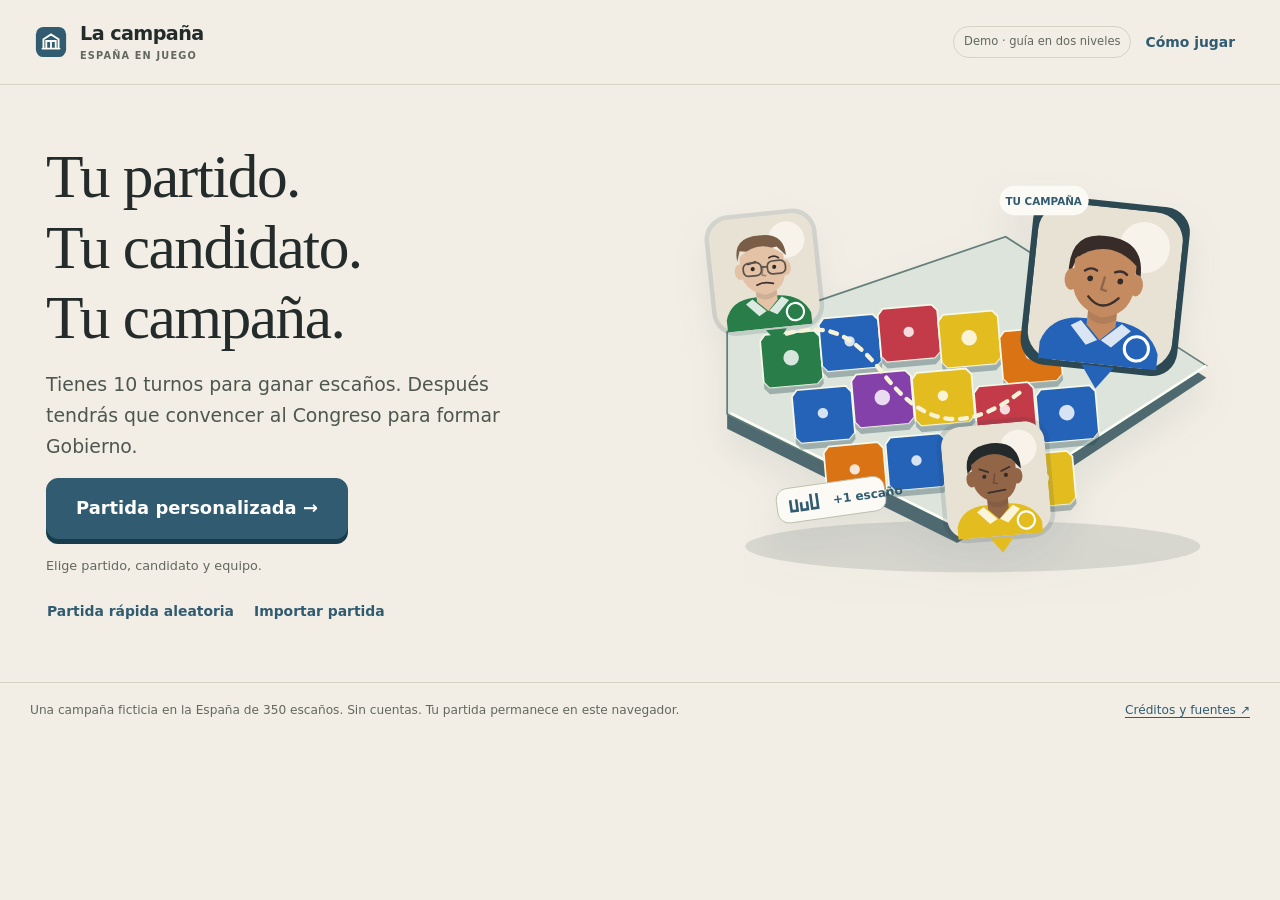
<file: app/index.html>
<!doctype html>
<html lang="es">
<head>
  <meta charset="utf-8">
  <meta name="viewport" content="width=device-width, initial-scale=1">
  <meta name="color-scheme" content="light">
  <meta name="theme-color" content="#f2eee5">
  <meta name="description" content="Dirige una campaña ficticia, elige tu equipo y juega diez turnos hasta las elecciones y la investidura.">
  <title>La campaña · España en juego</title>
  <link rel="icon" href="data:image/svg+xml,%3Csvg xmlns='http://www.w3.org/2000/svg' viewBox='0 0 32 32'%3E%3Crect width='32' height='32' rx='7' fill='%23315b70'/%3E%3Cpath d='M8 24V13l8-5 8 5v11M7 24h18M12 24v-8h8v8' fill='none' stroke='%23fcfaf4' stroke-width='2'/%3E%3C/svg%3E">
  <link rel="stylesheet" href="./styles/game.css">
  <link rel="stylesheet" href="./styles/news-desk.css">
  <link rel="stylesheet" href="./styles/election-night.css">
  <link rel="stylesheet" href="./styles/campaign-edition.css">
  <link rel="stylesheet" href="./styles/entry-ux.css">
  <link rel="stylesheet" href="./styles/turn-plan.css">
  <link rel="stylesheet" href="./styles/turn-result.css">
  <script type="module" src="./js/ui/main.mjs"></script>
</head>
<body>
  <a class="skip-link" href="#main">Ir a la decisión actual</a>
  <div id="app"><main id="main" class="loading-view" tabindex="-1"><p class="eyebrow">La campaña · España en juego</p><h1>Abriendo la sala de campaña…</h1><p>Preparando el escenario y tu equipo.</p></main></div>
  <p id="announcement" class="sr-only" role="status" aria-live="polite" aria-atomic="true"></p>
  <div id="toast" class="toast" role="status" aria-live="polite" hidden></div>
  <input id="import-file" tabindex="-1" class="sr-only" type="file" accept="application/json,.json" aria-label="Importar una partida JSON">
  <dialog id="panel-dialog" aria-labelledby="dialog-title"></dialog>
  <noscript><p class="noscript">Activa JavaScript para jugar. La campaña funciona con archivos locales y no solicita una cuenta.</p></noscript>
</body>
</html>
</file>
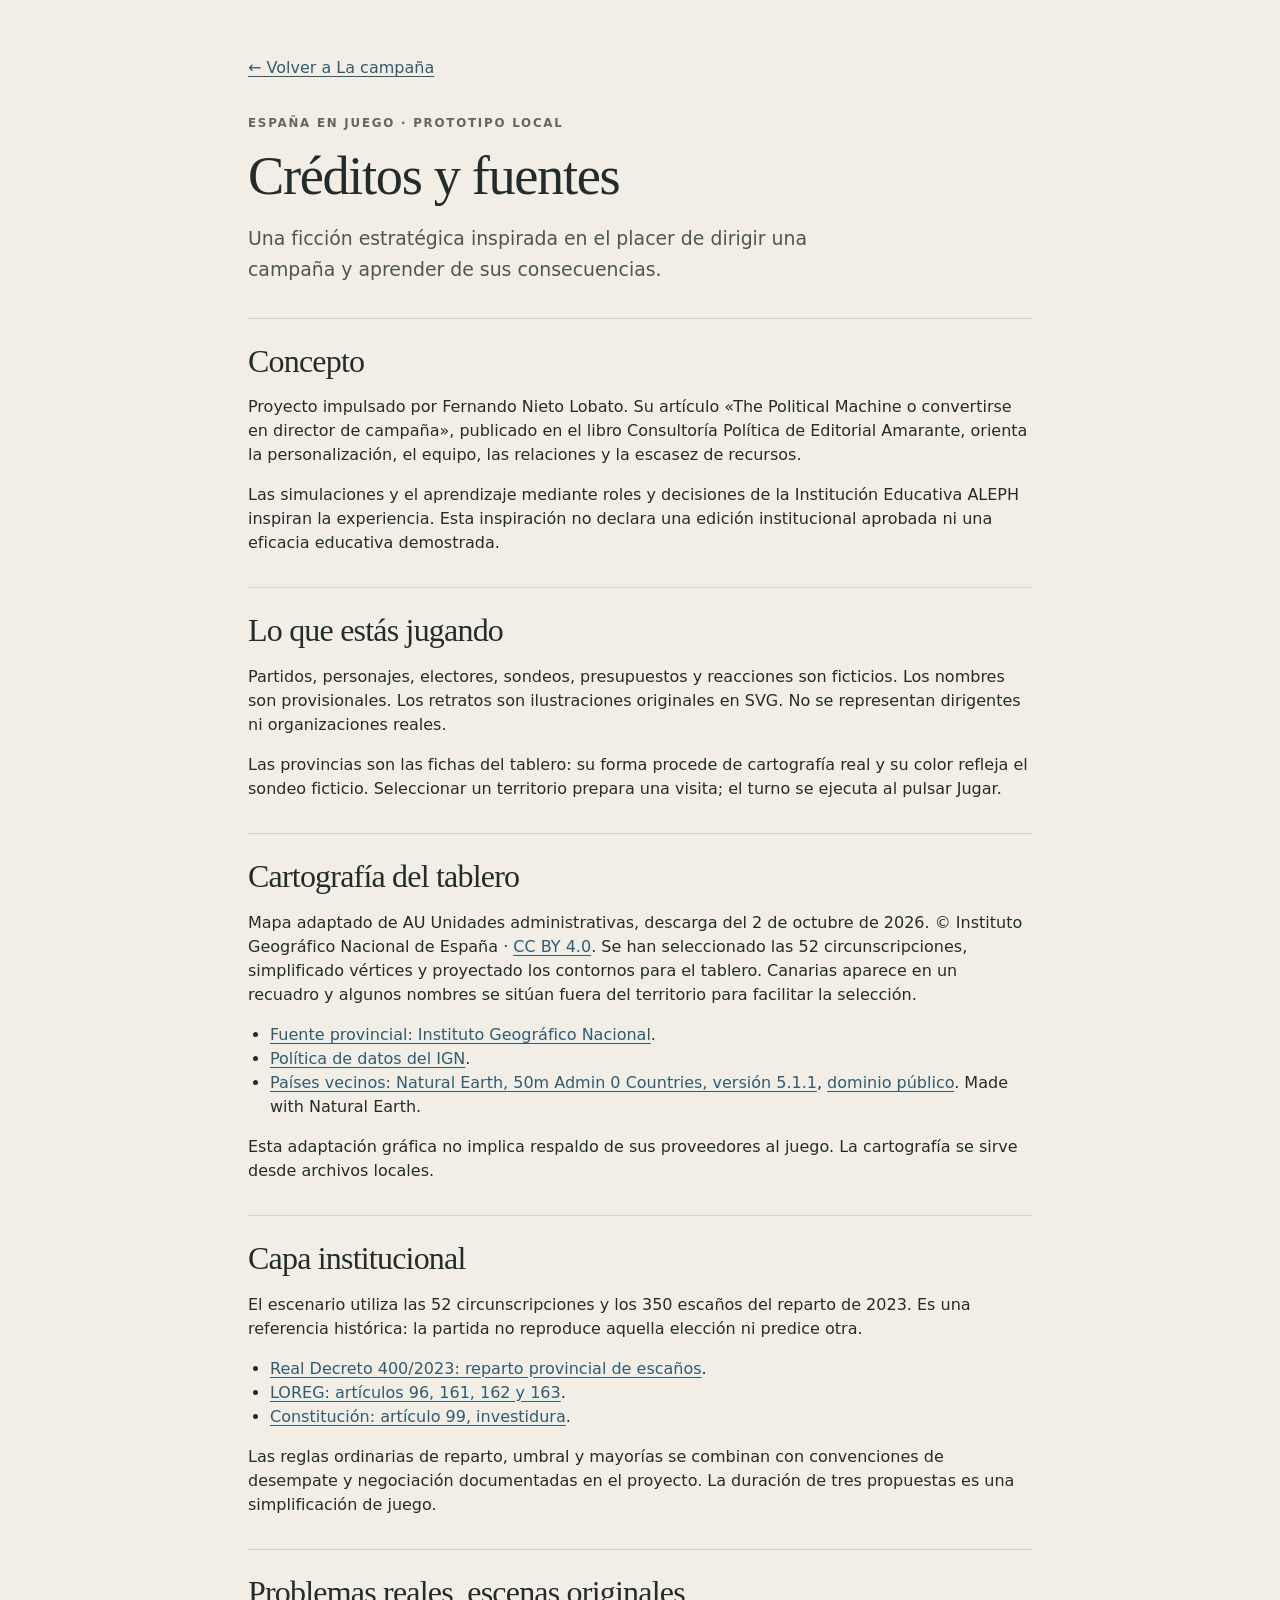
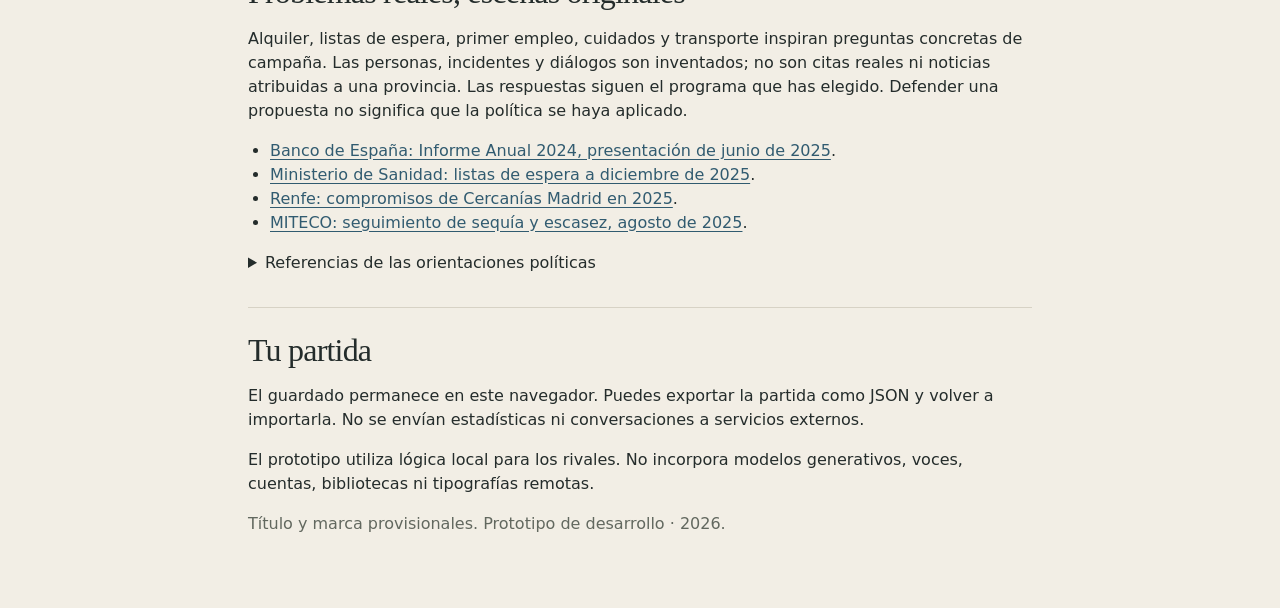
<file: app/credits.html>
<!doctype html>
<html lang="es">
<head><meta charset="utf-8"><meta name="viewport" content="width=device-width, initial-scale=1"><meta name="color-scheme" content="light"><title>Créditos y fuentes · La campaña</title><link rel="icon" href="data:image/svg+xml,%3Csvg xmlns='http://www.w3.org/2000/svg' viewBox='0 0 32 32'%3E%3Crect width='32' height='32' rx='7' fill='%23315b70'/%3E%3Cpath d='M8 24V12l8-5 8 5v12M12 24V14h8v10M6 24h20' fill='none' stroke='white' stroke-width='2'/%3E%3C/svg%3E"><link rel="stylesheet" href="./styles/game.css"></head>
<body><main class="credits-page" id="main"><a class="back-link" href="./index.html">← Volver a La campaña</a><p class="eyebrow">España en juego · prototipo local</p><h1>Créditos y fuentes</h1><p class="lead">Una ficción estratégica inspirada en el placer de dirigir una campaña y aprender de sus consecuencias.</p>
<section><h2>Concepto</h2><p>Proyecto impulsado por Fernando Nieto Lobato. Su artículo «The Political Machine o convertirse en director de campaña», publicado en el libro <em>Consultoría Política</em> de Editorial Amarante, orienta la personalización, el equipo, las relaciones y la escasez de recursos.</p><p>Las simulaciones y el aprendizaje mediante roles y decisiones de la Institución Educativa ALEPH inspiran la experiencia. Esta inspiración no declara una edición institucional aprobada ni una eficacia educativa demostrada.</p></section>
<section><h2>Lo que estás jugando</h2><p>Partidos, personajes, electores, sondeos, presupuestos y reacciones son ficticios. Los nombres son provisionales. Los retratos son ilustraciones originales en SVG. No se representan dirigentes ni organizaciones reales.</p><p>Las provincias son las fichas del tablero: su forma procede de cartografía real y su color refleja el sondeo ficticio. Seleccionar un territorio prepara una visita; el turno se ejecuta al pulsar Jugar.</p></section>
<section><h2>Cartografía del tablero</h2><p>Mapa adaptado de AU Unidades administrativas, descarga del 2 de octubre de 2026. © Instituto Geográfico Nacional de España · <a href="https://creativecommons.org/licenses/by/4.0/deed.es" target="_blank" rel="noopener noreferrer">CC BY 4.0</a>. Se han seleccionado las 52 circunscripciones, simplificado vértices y proyectado los contornos para el tablero. Canarias aparece en un recuadro y algunos nombres se sitúan fuera del territorio para facilitar la selección.</p><ul><li><a href="https://api-features.ign.es/collections/administrativeunit?f=html" target="_blank" rel="noopener noreferrer">Fuente provincial: Instituto Geográfico Nacional</a>.</li><li><a href="https://www.ign.es/web/politica-datos" target="_blank" rel="noopener noreferrer">Política de datos del IGN</a>.</li><li><a href="https://www.naturalearthdata.com/downloads/50m-cultural-vectors/50m-admin-0-countries-2/" target="_blank" rel="noopener noreferrer">Países vecinos: Natural Earth, 50m Admin 0 Countries, versión 5.1.1</a>, <a href="https://www.naturalearthdata.com/about/terms-of-use/" target="_blank" rel="noopener noreferrer">dominio público</a>. Made with Natural Earth.</li></ul><p>Esta adaptación gráfica no implica respaldo de sus proveedores al juego. La cartografía se sirve desde archivos locales.</p></section>
<section><h2>Capa institucional</h2><p>El escenario utiliza las 52 circunscripciones y los 350 escaños del reparto de 2023. Es una referencia histórica: la partida no reproduce aquella elección ni predice otra.</p><ul><li><a href="https://www.boe.es/diario_boe/txt.php?id=BOE-A-2023-12663" target="_blank" rel="noopener noreferrer">Real Decreto 400/2023: reparto provincial de escaños</a>.</li><li><a href="https://www.boe.es/buscar/act.php?id=BOE-A-1985-11672#acientosesentaytres" target="_blank" rel="noopener noreferrer">LOREG: artículos 96, 161, 162 y 163</a>.</li><li><a href="https://www.boe.es/buscar/act.php?id=BOE-A-1978-31229#a99" target="_blank" rel="noopener noreferrer">Constitución: artículo 99, investidura</a>.</li></ul><p>Las reglas ordinarias de reparto, umbral y mayorías se combinan con convenciones de desempate y negociación documentadas en el proyecto. La duración de tres propuestas es una simplificación de juego.</p></section>
<section><h2>Problemas reales, escenas originales</h2><p>Alquiler, listas de espera, primer empleo, cuidados y transporte inspiran preguntas concretas de campaña. Las personas, incidentes y diálogos son inventados; no son citas reales ni noticias atribuidas a una provincia. Las respuestas siguen el programa que has elegido. Defender una propuesta no significa que la política se haya aplicado.</p><ul><li><a href="https://clientebancario.bde.es/pcb/es/blog/que-nos-cuenta-el-informe-anual-2024-del-banco-de-espana.html" target="_blank" rel="noopener noreferrer">Banco de España: Informe Anual 2024, presentación de junio de 2025</a>.</li><li><a href="https://www.sanidad.gob.es/estadEstudios/estadisticas/inforRecopilaciones/docs/Nota_Resumen_SISLE__dic25.pdf" target="_blank" rel="noopener noreferrer">Ministerio de Sanidad: listas de espera a diciembre de 2025</a>.</li><li><a href="https://www.renfe.com/es/es/cercanias/cercanias-madrid/atencion-al-cliente/carta-servicios/cumplimiento-compromisos/ano-2025" target="_blank" rel="noopener noreferrer">Renfe: compromisos de Cercanías Madrid en 2025</a>.</li><li><a href="https://www.miteco.gob.es/content/dam/miteco/es/agua/temas/observatorio-nacional-de-la-sequia/2508-Informe_SE_ago_2025.pdf" target="_blank" rel="noopener noreferrer">MITECO: seguimiento de sequía y escasez, agosto de 2025</a>.</li></ul><details><summary>Referencias de las orientaciones políticas</summary><p>Los seis colores ALEPH son partidos ficticios. Se han consultado programas fechados como inspiración; no representan por completo a estas organizaciones ni sus posiciones vigentes en 2026. Tu personalización tiene prioridad.</p><ul><li><a href="https://www.pp.es/wp-content/uploads/2023/07/programa_electoral_pp_23j_feijoo_2023.pdf" target="_blank" rel="noopener noreferrer">PP, 2023</a>.</li><li><a href="https://www.psoe.es/media-content/2023/07/PROGRAMA_ELECTORAL-GENERALES-2023.pdf" target="_blank" rel="noopener noreferrer">PSOE, 2023</a>.</li><li><a href="https://movimientosumar.es/wp-content/uploads/2023/07/Un-Programa-para-ti.pdf" target="_blank" rel="noopener noreferrer">Sumar, 2023</a>.</li><li><a href="https://verdesequo.es/wp-content/uploads/2021/03/ProgramaVQ.pdf" target="_blank" rel="noopener noreferrer">Verdes Equo/Más País, 2019</a> y <a href="https://verdesequo.es/consulta-el-programa-electoral-de-sumar-el-programa-verde-del-23j" target="_blank" rel="noopener noreferrer">aportación verde a Sumar, 2023</a>.</li><li><a href="https://www.ciudadanos-cs.org/programa-electoral" target="_blank" rel="noopener noreferrer">Ciudadanos, 10N de 2019</a>.</li><li><a href="https://www.voxespana.es/wp-content/uploads/2023/07/Programa-VOX-2023-con-menos-peso.pdf" target="_blank" rel="noopener noreferrer">Vox, 2023</a>.</li></ul></details></section>
<section><h2>Tu partida</h2><p>El guardado permanece en este navegador. Puedes exportar la partida como JSON y volver a importarla. No se envían estadísticas ni conversaciones a servicios externos.</p><p>El prototipo utiliza lógica local para los rivales. No incorpora modelos generativos, voces, cuentas, bibliotecas ni tipografías remotas.</p></section>
<p class="muted">Título y marca provisionales. Prototipo de desarrollo · 2026.</p></main></body></html>
</file>
<file: app/styles/game.css>
/* Interfaz original, archivos locales. Las etiquetas acompañan todos los colores. */
/* Allow board/table scrolling inside a card without enlarging the page. */
.planning-grid>*,.event-layout>*,.election-grid>*,.negotiation-grid>*,.outcome-grid>*,.debrief-grid>*,.setup-grid>*{min-width:0}
.change-detail{display:block;margin-top:6px;color:var(--muted);font-size:.82rem;line-height:1.5}
h1[tabindex="-1"]:focus{outline:none}
:root{--paper:#f2eee5;--card:#fcfaf4;--ink:#242c2b;--muted:#62685f;--line:#d7d2c5;--accent:#315b70;--accent-light:#e5edf0;--rust:#9b472f;--sage:#dce2cc;--shadow:0 10px 30px #30302a09;--radius:14px;font-family:system-ui,-apple-system,BlinkMacSystemFont,"Segoe UI",sans-serif;color:var(--ink);background:var(--paper);font-size:16px;line-height:1.5;font-synthesis:none}
*{box-sizing:border-box}body{margin:0}button,input,select{font:inherit}button,a,input,select{touch-action:manipulation}button{cursor:pointer}a{color:var(--accent);text-underline-offset:3px}button:disabled{cursor:not-allowed;opacity:.5}button:focus-visible,a:focus-visible,input:focus-visible,select:focus-visible,summary:focus-visible{outline:3px solid var(--rust);outline-offset:4px}button,input,select{min-height:44px}input,select{color:var(--ink);background:var(--card);border:1px solid #a9aba1;border-radius:8px;padding:10px 12px;width:100%}select{padding-right:25px}input[type=checkbox],input[type=radio]{width:18px;min-height:18px;accent-color:var(--accent)}fieldset{border:0;padding:0;margin:0;min-width:0}legend{font-weight:700;margin-bottom:12px}p{margin:0 0 16px}h1,h2,h3{line-height:1.15;color:var(--ink);margin:0 0 16px}h1,h2{font-family:Georgia,"Times New Roman",serif;font-weight:400;letter-spacing:-.025em}h1{font-size:clamp(2.3rem,4.8vw,4.9rem)}h2{font-size:2rem}h3{font-size:1.06rem;font-weight:650}ul{padding-left:22px}small{font-size:.8rem}svg{max-width:100%;vertical-align:middle}main:focus{outline:none}button{border:1px solid var(--line);background:var(--card);color:var(--ink);border-radius:8px;padding:10px 16px;font-weight:600;transition:background .15s,border-color .15s,transform .15s}button:hover:not(:disabled){background:#ebe8df;border-color:#9d9f93}button.primary,.primary{background:var(--accent);color:#fff;border-color:var(--accent)}button.primary:hover:not(:disabled){background:#24485b;border-color:#24485b}.secondary{background:transparent}.text-button{border-color:transparent;background:transparent;padding:8px 10px;color:var(--accent);font-size:.87rem;min-height:44px}.danger{color:var(--rust)}.button-row{display:flex;gap:10px;align-items:center;flex-wrap:wrap}.button-row.right{justify-content:flex-end}.eyebrow{font-size:.74rem;letter-spacing:.15em;text-transform:uppercase;font-weight:750;color:var(--muted);margin:0 0 12px}.lead{font-size:1.18rem;color:#4d564f;max-width:48ch;line-height:1.65}.muted{color:var(--muted)}.small{font-size:.85rem}.sr-only{position:absolute!important;width:1px;height:1px;padding:0;margin:-1px;overflow:hidden;clip:rect(0,0,0,0);white-space:nowrap;border:0}.skip-link{position:fixed;top:10px;left:10px;z-index:100;background:var(--card);padding:12px;transform:translateY(-150%)}.skip-link:focus{transform:translateY(0)}.site-header{padding:20px 34px;border-bottom:1px solid var(--line);display:flex;justify-content:space-between;align-items:center;gap:16px;max-width:1680px;margin:auto}.brand{display:flex;align-items:center;gap:12px;font-weight:750;letter-spacing:-.03em;font-size:1.2rem}.brand svg{width:34px;height:34px}.brand small{display:block;letter-spacing:.12em;text-transform:uppercase;color:var(--muted);font-weight:600;font-size:.61rem}.header-nav{display:flex;align-items:center;gap:3px;flex-wrap:wrap}.edition{font-size:.72rem;color:var(--muted);padding:6px 10px;border:1px solid var(--line);border-radius:100px;white-space:nowrap}.site-footer{border-top:1px solid var(--line);display:flex;align-items:center;gap:20px;justify-content:space-between;max-width:1440px;margin:32px auto 0;padding:18px 30px 25px;font-size:.76rem;color:var(--muted)}.site-footer p{margin:0;max-width:95ch}.site-footer a{white-space:nowrap}.home{max-width:1260px;margin:auto;padding:56px 36px 16px}.hero{display:grid;grid-template-columns:1.1fr 1fr;align-items:center;gap:38px}.hero h1{max-width:11ch}.hero .lead{max-width:43ch}.hero-illustration{width:100%;padding:0 10px;filter:drop-shadow(0 12px 13px #3935240c)}.hero-tag{display:inline-flex;align-items:center;gap:8px;font-size:.74rem;border:1px solid #bebfad;border-radius:100px;padding:7px 11px;margin-bottom:26px;color:#546047}.hero-tag::before{content:"";width:6px;height:6px;border-radius:50%;background:#657443}.home .primary{padding:14px 23px}.home-facts{display:grid;grid-template-columns:repeat(3,1fr);margin-top:32px;border-top:1px solid var(--line);border-bottom:1px solid var(--line)}.home-facts>div{padding:22px 18px;border-right:1px solid var(--line)}.home-facts>div:first-child{padding-left:0}.home-facts>div:last-child{border:0}.home-facts strong{font-family:Georgia,serif;font-size:2rem;display:block;font-weight:400}.home-facts span{font-size:.87rem;color:var(--muted)}.loading-view,.credits-page{max-width:840px;padding:56px 28px;margin:auto}.credits-page h1{font-size:3.4rem}.credits-page section{margin-top:32px;border-top:1px solid var(--line);padding-top:24px}.credits-page .back-link{display:inline-block;margin-bottom:35px}.noscript{padding:24px;background:var(--card)}
.game-shell{max-width:1480px;margin:auto;padding:24px 32px 0}.resource-header{display:flex;align-items:center;justify-content:space-between;gap:24px;margin-bottom:25px;padding-bottom:20px;border-bottom:1px solid var(--line)}.campaign-person{display:flex;align-items:center;gap:13px;min-width:200px}.mini-portrait{width:48px;height:52px;flex:0 0 48px}.campaign-person strong{font-size:1rem;display:block}.campaign-person small{color:var(--muted)}.resources{display:grid;grid-template-columns:repeat(5,minmax(86px,1fr));gap:20px;max-width:630px;width:100%}.resource .resource-label{font-size:.71rem;color:var(--muted);letter-spacing:.015em;display:block}.resource strong{font-size:1.23rem;font-variant-numeric:tabular-nums;font-weight:700}.resource strong small{font-weight:400;font-size:.7rem;color:var(--muted);margin-left:3px}.meter{height:3px;background:#d9d8cc;border-radius:3px;margin-top:4px;overflow:hidden}.meter span{display:block;height:100%;background:var(--accent);width:var(--fill,0%)}.steps{display:flex;align-items:center;gap:7px;font-size:.7rem;letter-spacing:.045em;text-transform:uppercase;color:var(--muted);margin-bottom:24px}.steps .step{width:24px;height:5px;background:var(--line);border-radius:6px}.steps .step.passed{background:#96acb0}.steps .step.current{background:var(--accent)}.steps span:last-child{margin-left:8px}.phase-title{font-size:clamp(2rem,3.5vw,3.15rem);max-width:23ch;margin-bottom:12px}.phase-heading{display:flex;justify-content:space-between;align-items:flex-start;gap:24px}.phase-heading .lead{font-size:1.04rem;max-width:65ch}.phase-heading .eyebrow{margin-bottom:8px}.badge{border:1px solid var(--line);border-radius:100px;padding:4px 9px;display:inline-flex;align-items:center;gap:6px;font-size:.75rem;background:#f5f2e8;white-space:nowrap}.party-badge{display:inline-flex;align-items:center;gap:8px;font-size:.86rem}.party-mark{width:24px;height:24px;display:inline-flex;align-items:center;justify-content:center;flex:0 0 24px;background:var(--party);color:white;font-size:.6rem;font-weight:800;border-radius:5px}.paper-card{border:1px solid var(--line);background:var(--card);border-radius:var(--radius);box-shadow:var(--shadow);padding:24px}.card-header{display:flex;align-items:flex-start;justify-content:space-between;gap:12px;margin-bottom:15px}.card-header h2,.card-header h3{margin-bottom:0}.note{padding:12px 14px;border-left:3px solid #8a976e;background:#e8ebdf;font-size:.87rem;border-radius:0 7px 7px 0;line-height:1.55}.note.warning{border-color:var(--rust);background:#f1e1d8}.note.error{border-color:var(--rust);background:#f1ded5;color:#6f301e}.note p:last-child{margin:0}.separator{border:0;border-top:1px solid var(--line);margin:22px 0}.grid-two{display:grid;grid-template-columns:1fr 1fr;gap:20px}.section-gap{margin-top:24px}
.setup{max-width:1130px;margin:auto;padding:34px 32px}.setup-title{display:flex;align-items:center;gap:28px;justify-content:space-between;margin-bottom:28px}.setup h1{font-size:clamp(2.5rem,4vw,3.5rem)}.setup-preview{width:88px;flex:0 0 88px}.setup-grid{display:grid;grid-template-columns:1fr 1fr;gap:24px}.setup .field{margin-bottom:20px}.field label{font-size:.9rem;font-weight:650;display:block;margin-bottom:8px}.field .hint{font-size:.78rem;color:var(--muted);margin:8px 0 0}.portraits{display:grid;grid-template-columns:repeat(6,1fr);gap:7px}.portrait-choice{padding:0;border-radius:10px;border:2px solid transparent;overflow:hidden;min-width:0;min-height:44px;position:relative}.portrait-choice svg{width:100%}.portrait-choice[aria-pressed=true]{border-color:var(--accent);box-shadow:0 0 0 2px var(--card),0 0 0 4px var(--accent)}.choice-card{border:1px solid var(--line);border-radius:10px;padding:14px;display:flex;gap:12px;align-items:flex-start;background:var(--card);cursor:pointer;margin-bottom:9px}.choice-card:has(input:checked){border-color:var(--accent);background:#eaf0ef}.choice-card input{flex:0 0 18px;margin-top:4px}.choice-card strong{display:block;font-size:.9rem;margin-bottom:3px}.choice-card small{display:block;line-height:1.5;color:var(--muted)}.topic-grid{display:grid;grid-template-columns:1fr 1fr;gap:8px}.topic-grid .choice-card{margin:0;min-height:70px;align-items:center}.staff-select{display:grid;grid-template-columns:1fr 1fr;gap:10px}.staff-choice{position:relative;display:grid;grid-template-columns:58px 1fr;gap:10px;padding:13px}.staff-choice .staff-avatar{width:58px}.staff-choice>input{position:absolute;right:12px;top:9px}.staff-choice strong{padding-right:19px}.staff-choice small{font-size:.74rem}.setup-summary{margin-top:25px;display:flex;align-items:center;gap:20px;justify-content:space-between;border-top:1px solid var(--line);padding-top:22px}.setup-summary p{margin:0;max-width:70ch}.setup-summary button{white-space:nowrap;padding:13px 24px}.selection-counter{font-size:.8rem;color:var(--muted);margin-left:8px;font-weight:400}
.event-layout{display:grid;grid-template-columns:minmax(0,1.08fr) minmax(340px,1fr);gap:32px;align-items:start}.event-scene{padding:28px;border:1px solid var(--line);background:var(--card);border-radius:var(--radius);position:relative;overflow:hidden;min-height:290px}.event-scene::before{content:"";position:absolute;right:-65px;bottom:-90px;width:300px;height:300px;border-radius:50%;border:45px solid #e6e9df;z-index:0;pointer-events:none}.event-scene>*{position:relative}.event-scene p{max-width:58ch;font-size:1.07rem;line-height:1.7}.scene-signal{font-size:.72rem;letter-spacing:.1em;text-transform:uppercase;color:var(--muted);display:flex;align-items:center;gap:8px;margin-bottom:30px}.scene-signal::before{content:"";width:8px;height:8px;background:var(--rust);border-radius:50%}.event-portrait-row{display:flex;align-items:center;gap:12px;margin-top:25px}.event-portrait-row svg{width:50px}.event-portrait-row small{display:block;color:var(--muted)}.options{display:grid;gap:12px}.option-card{border:1px solid var(--line);background:var(--card);border-radius:11px;padding:16px 18px}.option-title{display:flex;gap:12px;align-items:flex-start;margin-bottom:10px}.option-number{font-size:.72rem;color:var(--muted);border:1px solid var(--line);border-radius:50%;width:24px;height:24px;display:flex;align-items:center;justify-content:center;flex:0 0 24px}.option-title h3{line-height:1.4;margin:0}.cost-line{display:flex;align-items:center;gap:7px;flex-wrap:wrap;font-size:.75rem;color:var(--muted);margin:10px 0}.cost-chip{background:#eeeade;padding:3px 7px;border-radius:5px}.option-card button{width:100%;margin-top:10px;min-height:46px}.option-card.blocked{background:#ece9e0;border-style:dashed;box-shadow:none}.option-card .block-reason{font-size:.81rem;margin:9px 0 0;color:#764632}.option-effects{font-size:.8rem;color:#515c52;line-height:1.65;margin:8px 0}.option-card select{margin-top:8px;font-size:.86rem}.debate-stages{display:flex;gap:8px;flex-wrap:wrap;margin-bottom:20px}.debate-stage{display:flex;align-items:center;gap:7px;border:1px solid var(--line);border-radius:100px;padding:6px 11px;font-size:.8rem}.debate-stage.active{background:var(--accent);color:#fff;border-color:var(--accent)}.debate-stage.done{background:#e2e9dd}.context-strip{margin-top:24px;display:flex;gap:20px;align-items:center;flex-wrap:wrap;font-size:.81rem;color:var(--muted);border-top:1px solid var(--line);padding-top:16px}
.planning-grid{display:grid;grid-template-columns:minmax(0,1.35fr) minmax(320px,.85fr);gap:22px;align-items:start}.territory-card{padding:20px}.territory-title{display:flex;align-items:center;gap:14px;justify-content:space-between;margin-bottom:12px}.territory-title h2{font-family:inherit;font-size:1.08rem;font-weight:700;letter-spacing:0;margin:0}.view-switch{display:flex;border:1px solid var(--line);border-radius:7px;padding:3px;background:#eeeade}.view-switch button{font-size:.73rem;padding:4px 10px;border:0;min-height:36px;background:transparent}.view-switch button[aria-pressed=true]{background:var(--card);box-shadow:0 2px 3px #2929210a}.board-wrap{overflow-x:auto;padding:8px 4px}.province-board{display:grid;grid-template-columns:repeat(10,minmax(45px,1fr));grid-template-rows:repeat(10,46px);gap:5px;min-width:500px;position:relative}.province-tile{grid-column:var(--x);grid-row:var(--y);display:flex;flex-direction:column;align-items:center;justify-content:center;padding:2px 3px;min-height:44px;border:1px solid #c7c6b9;border-top:3px solid var(--party,var(--line));border-radius:7px;font-weight:600;background:#f1eee3;font-size:.63rem;line-height:1.25;min-width:0;box-shadow:0 2px 3px #242c2b03}.province-tile .tile-meta{display:flex;justify-content:space-between;gap:4px;width:100%;font-size:.59rem;color:var(--muted);font-weight:400;margin-top:4px}.province-tile[aria-pressed=true]{border-color:var(--accent);background:#dbe8ec;box-shadow:0 0 0 2px var(--accent);position:relative;z-index:2}.board-caption{font-size:.72rem;color:var(--muted);margin:8px 0 0}.board-legend{display:flex;flex-wrap:wrap;gap:10px;margin-top:13px;border-top:1px solid var(--line);padding-top:12px}.board-legend .party-badge{font-size:.66rem;gap:4px}.board-legend .party-mark{width:18px;height:18px;flex-basis:18px;font-size:.5rem}.province-detail{background:#edece1;border-radius:10px;margin-top:17px;padding:17px}.province-detail .detail-heading{display:flex;justify-content:space-between;gap:14px}.province-detail h3{margin:0;font-size:1.07rem}.poll-list{display:grid;grid-template-columns:1fr 1fr;gap:8px 18px;margin-top:15px}.poll-item{font-size:.8rem;display:flex;align-items:center;justify-content:space-between;gap:10px}.poll-item .party-badge{font-size:.75rem}.poll-item .poll-band{white-space:nowrap;font-variant-numeric:tabular-nums;font-weight:650}.poll-caption{font-size:.73rem;margin:11px 0 0;color:var(--muted)}.national-poll{margin-top:22px;border-top:1px solid var(--line);padding-top:18px}.national-poll h3{font-size:.86rem}.projection-list{display:flex;gap:7px;flex-wrap:wrap}.projection-item{font-size:.7rem;padding:8px 9px;border:1px solid var(--line);border-radius:7px;background:var(--card)}.projection-item strong{display:block;font-size:.88rem;font-variant-numeric:tabular-nums}.agenda{position:sticky;top:20px}.agenda-header{display:flex;align-items:center;justify-content:space-between;gap:10px;margin-bottom:14px}.agenda-header h2{font-family:inherit;font-size:1.08rem;letter-spacing:0;font-weight:700;margin:0}.action-card{border:1px solid var(--line);border-radius:11px;padding:16px;background:var(--card);margin-bottom:12px}.action-person{display:flex;gap:10px;align-items:center;margin-bottom:11px}.action-person .avatar{width:40px;flex:0 0 40px}.action-person strong{font-size:.87rem;display:block}.action-person small{display:block;font-size:.7rem;color:var(--muted)}.action-card .field{margin-top:10px}.action-card .field label{font-size:.76rem;margin-bottom:5px}.action-card select{font-size:.85rem;min-height:43px;padding:8px 10px}.action-card .action-note{font-size:.75rem;line-height:1.55;color:var(--muted);margin:9px 0 0}.action-card.reserved{background:#ebe8df;border-style:dashed}.action-card.reserved .badge{white-space:normal}.plan-total{border-top:1px solid var(--line);padding-top:16px;margin-top:4px}.plan-total dl{display:flex;gap:20px;margin:0 0 12px}.plan-total dl>div{flex:1}.plan-total dt{font-size:.72rem;color:var(--muted)}.plan-total dd{font-size:1.14rem;font-weight:700;margin:0;font-variant-numeric:tabular-nums}.plan-total button{width:100%;padding:13px}.budget-warning{color:var(--rust);font-size:.8rem}.table-wrap{max-width:100%;overflow:auto}.data-table{border-collapse:collapse;width:100%;text-align:left;font-size:.85rem}.data-table caption{text-align:left;font-size:.77rem;color:var(--muted);padding:0 0 10px}.data-table th{font-size:.72rem;color:var(--muted);font-weight:650;padding:12px 8px;border-bottom:1px solid #c4c6bb;white-space:nowrap}.data-table td{padding:10px 8px;border-bottom:1px solid #e0ddd1;vertical-align:middle}.data-table tbody tr:last-child td{border-bottom:0}.data-table .numeric{text-align:right;font-variant-numeric:tabular-nums}.data-table .selected-row{background:#e4eceb}.data-table .table-province{border:0;background:transparent;font-size:.8rem;text-align:left;padding:4px 0;min-height:40px;width:100%;color:var(--accent);font-weight:650}.table-controls{display:grid;grid-template-columns:1fr 160px;gap:10px;margin-bottom:12px}.table-controls input,.table-controls select{font-size:.83rem}.table-controls label{font-size:.74rem;display:block;margin-bottom:4px}.territory-table{max-height:470px}.territory-table thead{position:sticky;top:0;background:var(--card);z-index:1}
.debrief-grid{display:grid;grid-template-columns:1.3fr .7fr;gap:24px;align-items:start}.debrief-lead{font-size:1.13rem;line-height:1.65;margin-bottom:22px}.change-list{display:grid;gap:10px;padding:0;list-style:none;margin:0}.change-list li{padding:11px 12px;border:1px solid var(--line);border-radius:8px;font-size:.87rem;background:#f5f2e8;line-height:1.5}.turn-review{margin-top:25px;padding:20px;border-top:1px solid var(--line);background:#eeeade;border-radius:8px}.turn-review summary{font-size:.86rem;font-weight:700;cursor:pointer;min-height:30px}.turn-review p{font-size:.87rem;margin:12px 0 0;line-height:1.65}.debrief-actions{margin-top:25px;display:flex;align-items:center;justify-content:space-between;gap:16px}.relationships h3{margin-bottom:20px}.relationship-row{display:flex;justify-content:space-between;align-items:center;border-top:1px solid var(--line);padding:11px 0;font-size:.85rem;gap:10px}.relationship-score{font-variant-numeric:tabular-nums;white-space:nowrap;color:var(--muted)}.promise-item{font-size:.82rem;border-top:1px solid var(--line);padding:12px 0}.promise-item strong{display:block;margin-bottom:4px}.promise-item p{margin:0;font-size:.77rem;color:var(--muted)}.empty-text{font-size:.84rem;color:var(--muted);line-height:1.6}.election-grid{display:grid;grid-template-columns:1.15fr .85fr;gap:25px;align-items:start}.result-summary h2{font-size:2rem;margin:0 0 8px}.hemicycle{width:100%;max-height:315px;margin:8px 0 0}.result-table td{font-size:.87rem}.result-table .party-badge{font-size:.79rem}.result-table .player-row{background:#e7efee;font-weight:700}.majority-note{display:flex;justify-content:space-between;font-size:.77rem;color:var(--muted);gap:12px;margin-top:10px}.winner-card{border-top:1px solid var(--line);padding-top:18px;margin-top:14px}.winner-card strong{font-family:Georgia,serif;font-size:2.8rem;display:block;font-weight:400;line-height:1.05;margin:8px 0}.election-detail{margin-top:25px}.election-detail summary{font-size:.94rem;font-weight:700;cursor:pointer;padding:6px 0;min-height:44px}.turn-counts{display:grid;grid-template-columns:1fr 1fr;gap:12px}.turn-counts>div{padding:14px 0;border-bottom:1px solid var(--line)}.turn-counts strong{display:block;font-size:1.2rem;font-variant-numeric:tabular-nums}.turn-counts small{color:var(--muted)}.negotiation-grid{display:grid;grid-template-columns:1fr 1fr;gap:24px;align-items:start}.offer-topic{display:flex;align-items:center;gap:14px;justify-content:space-between;border-bottom:1px solid var(--line);padding:17px 0}.offer-topic:first-child{padding-top:0}.offer-topic .topic-name{font-size:.89rem;font-weight:650}.offer-topic small{display:block;font-size:.73rem;color:var(--muted);margin-top:4px;font-weight:400}.offer-counter{display:flex;align-items:center;gap:9px}.offer-counter button{padding:6px;width:44px;font-weight:700}.offer-counter output{width:25px;text-align:center;font-size:1.2rem;font-weight:750;font-variant-numeric:tabular-nums}.offer-units{margin-top:16px;display:flex;justify-content:space-between;align-items:center;gap:15px;font-size:.85rem}.offer-units strong{font-size:1.08rem}.vote-totals{display:grid;grid-template-columns:repeat(3,1fr);gap:12px;margin:20px 0}.vote-totals>div{border-bottom:3px solid var(--line);padding-bottom:12px}.vote-totals strong{display:block;font-family:Georgia,serif;font-weight:400;font-size:2.5rem}.vote-totals small{font-size:.72rem;color:var(--muted)}.vote-bar{height:9px;border-radius:5px;background:var(--line);display:flex;overflow:hidden}.vote-bar span{height:100%;display:block}.vote-bar .yes{background:#315b70}.vote-bar .no{background:#9b472f}.vote-bar .abstain{background:#aaa58d}.vote-party{border-top:1px solid var(--line);padding:10px 0;font-size:.85rem}.vote-party summary{cursor:pointer;display:flex;justify-content:space-between;align-items:center;gap:10px;min-height:34px}.vote-party p{font-size:.77rem;color:var(--muted);margin:9px 0 0}.vote-chip{font-size:.75rem;font-weight:700}.vote-actions{display:flex;gap:8px;flex-wrap:wrap;margin:16px 0}.vote-actions button{flex:1}.vote-actions button[aria-pressed=true]{background:var(--accent);color:#fff;border-color:var(--accent)}.negotiation-footer{display:flex;gap:16px;align-items:center;margin-top:20px}.negotiation-footer button{flex:1}.outcome-grid{display:grid;grid-template-columns:1.13fr .87fr;gap:25px;align-items:start}.ending-headline{font-size:clamp(2.7rem,5vw,4.5rem);max-width:15ch}.ending-result{display:flex;align-items:baseline;gap:10px;margin:18px 0}.ending-result strong{font-size:3.4rem;font-family:Georgia,serif;line-height:1;font-weight:400}.ending-result span{color:var(--muted);font-size:.9rem}.ending-decisions{margin-top:28px}.ending-decisions article{border-top:1px solid var(--line);padding:16px 0}.ending-decisions article small{font-size:.71rem;color:var(--muted);display:block;margin-bottom:5px}.ending-decisions article h3{line-height:1.4;margin:0 0 7px}.ending-decisions article p{font-size:.85rem;color:var(--muted);margin:0}.ending-controls{display:flex;flex-wrap:wrap;gap:10px;margin-top:24px}.replay-note{font-size:.81rem;color:var(--muted);margin-top:15px}.history-list{padding-left:0;list-style:none;margin:0}.history-list>li{border-top:1px solid var(--line);padding:16px 0}.history-list h3{margin:4px 0 8px}.history-list p{font-size:.86rem;margin:6px 0 0;line-height:1.6}.history-list .change-list{margin-top:12px}.history-list small{color:var(--muted)}.history-list details{margin-top:10px}.history-list summary{font-size:.8rem;cursor:pointer;min-height:32px}.help-list{list-style:none;padding:0;counter-reset:help}.help-list li{counter-increment:help;display:grid;grid-template-columns:28px 1fr;gap:12px;margin:18px 0;font-size:.94rem}.help-list li::before{content:counter(help);width:27px;height:27px;border:1px solid var(--line);border-radius:50%;display:flex;align-items:center;justify-content:center;font-size:.77rem;color:var(--accent);font-weight:700}.help-list p{margin:3px 0 0;font-size:.85rem;color:var(--muted)}.key{font-size:.73rem;padding:2px 5px;border:1px solid var(--line);border-radius:4px;background:var(--paper)}dialog{border:1px solid var(--line);border-radius:18px;background:var(--card);color:var(--ink);padding:26px;width:min(780px,calc(100% - 28px));max-height:calc(100vh - 60px);box-shadow:0 24px 100px #29291d33}dialog::backdrop{background:#1a242469;backdrop-filter:blur(3px)}.dialog-heading{display:flex;align-items:start;justify-content:space-between;gap:22px;margin-bottom:18px}.dialog-heading h2{font-size:2rem;line-height:1.2;margin:4px 0 0}.dialog-heading button{padding:8px 13px;min-width:44px}.dialog-body{font-size:.95rem}.dialog-body p{line-height:1.65}.toast{position:fixed;bottom:20px;left:50%;transform:translateX(-50%);background:#273e48;color:white;border-radius:10px;padding:13px 20px;z-index:30;max-width:min(650px,calc(100vw - 32px));box-shadow:0 8px 30px #1a24242b;font-size:.88rem}.toast[hidden]{display:none}.inline-errors{margin-top:15px}.inline-errors:empty{display:none}
.positions{margin-bottom:24px}.position-group{margin:0 0 15px}.position-group legend{font-size:.85rem;margin-bottom:7px}.position-poles{display:grid;grid-template-columns:1fr 1fr;gap:7px}.pole-choice{cursor:pointer;border:1px solid var(--line);border-radius:8px;background:#f5f2e8;padding:10px;font-size:.76rem;line-height:1.4;display:flex;align-items:center;gap:8px;min-height:55px}.pole-choice input{flex:0 0 16px;width:16px}.pole-choice:has(input:checked){border-color:var(--accent);background:var(--accent-light);font-weight:650}.seat-challenge{margin:13px 0 2px;padding:12px;border:1px dashed #a9aa92;border-radius:8px;background:#f4f0e1}.seat-challenge strong{font-size:.83rem}.seat-challenge p{font-size:.77rem;line-height:1.55;margin:6px 0}.seat-challenge small{font-size:.69rem;color:var(--muted)}.issue-focus{font-size:.78rem;margin:12px 0 0;border-top:1px solid #d2d3c6;padding-top:10px;line-height:1.55}.issue-focus strong{display:block;font-size:.73rem;color:var(--muted);margin-bottom:2px}.rival-news{border-top:2px solid var(--ink);padding:22px 0 10px}.newspaper-heading{display:flex;align-items:baseline;justify-content:space-between;gap:20px;border-bottom:1px solid var(--line);margin-bottom:18px;padding-bottom:10px}.newspaper-heading p{margin:0}.newspaper-heading h2{font-size:1.8rem;margin:0}.rival-news-grid{display:grid;grid-template-columns:repeat(3,1fr);gap:15px}.news-item{border-right:1px solid var(--line);padding:0 18px 8px 0}.news-item:last-child{border:0}.news-item h3{font-family:Georgia,serif;font-weight:400;font-size:1.2rem;line-height:1.25;margin:12px 0 9px}.news-item p{font-size:.83rem;color:var(--muted);line-height:1.65;margin:0}.news-item .party-badge{font-size:.74rem}.action-risk{border-left:2px solid var(--rust);padding-left:9px;font-size:.76rem;margin:10px 0 0;line-height:1.6;color:#774330}.team-opinion{display:flex;gap:12px;align-items:flex-start;background:#e9e8dd;border-radius:10px;padding:15px;margin:16px 0}.team-opinion .avatar{flex:0 0 40px;width:40px}.team-opinion p{font-size:.8rem;line-height:1.65;margin:3px 0 0}.team-opinion strong{font-size:.79rem}
.regional-changes{margin-top:22px;padding:15px;border:1px solid var(--line);border-radius:9px;background:#eeeadd}.regional-changes strong{font-size:.87rem;display:block;margin-bottom:10px}.regional-changes>div{display:flex;gap:8px;flex-wrap:wrap}.regional-changes small{display:block;font-size:.73rem;color:var(--muted);margin-top:11px}
@media(min-width:1600px){.game-shell{padding-top:30px}.province-board{grid-template-rows:repeat(10,49px)}.event-layout{gap:45px}.hero{gap:70px}}
@media(max-width:1100px){.site-header{padding:17px 24px}.game-shell{padding:22px 22px 0}.resources{gap:12px}.planning-grid{grid-template-columns:minmax(0,1.1fr) minmax(295px,.8fr)}.territory-card{padding:15px}.province-board{min-width:460px;gap:4px;grid-template-columns:repeat(10,minmax(41px,1fr));grid-template-rows:repeat(10,44px)}.province-tile{font-size:.57rem}.province-tile .tile-meta{font-size:.52rem}.event-layout{gap:22px}.event-scene{padding:23px}.resource-header{gap:15px}.campaign-person{min-width:160px}.header-nav .text-button{font-size:.78rem;padding:8px}.setup{padding:28px 25px}.setup-grid{gap:18px}.setup .paper-card{padding:20px}.staff-select{gap:8px}.staff-choice{display:block;padding:12px}.staff-choice .staff-avatar{width:56px;margin-bottom:7px}.staff-choice strong{padding-right:0}.lead{font-size:1.08rem}}
@media(max-width:900px){.brand{font-size:1rem}.edition{display:none}.resources{grid-template-columns:repeat(5,1fr);gap:10px}.resource-header{align-items:flex-start;flex-direction:column}.resources{max-width:none}.campaign-person{min-width:0}.planning-grid{grid-template-columns:minmax(0,1fr) 300px;gap:15px}.territory-title{gap:5px;flex-wrap:wrap}.province-board{min-width:450px}.poll-list{grid-template-columns:1fr}.agenda{position:static}.event-layout{grid-template-columns:1fr 1fr;gap:16px}.event-scene{padding:20px;min-height:260px}.event-scene p{font-size:1rem}.option-card{padding:14px}.election-grid,.negotiation-grid,.outcome-grid{gap:18px}.paper-card{padding:20px}.home{padding:40px 28px 14px}.hero{gap:16px}.hero-illustration{padding:0}.home .hero h1{font-size:3.8rem}.home .lead{font-size:1rem}.setup-grid{grid-template-columns:1fr 1fr}.portraits{grid-template-columns:repeat(3,1fr)}.portrait-choice{max-width:80px}.staff-select{grid-template-columns:1fr 1fr}.staff-choice small{font-size:.7rem}.topic-grid{grid-template-columns:1fr}.phase-title{font-size:2.3rem}.data-table{font-size:.78rem}.data-table th,.data-table td{padding:9px 6px}}
@media(max-width:760px){.site-header{padding:14px 16px;align-items:flex-start}.header-nav{justify-content:flex-end;gap:0}.header-nav button{font-size:.74rem;padding:7px}.brand{min-width:138px;gap:8px}.brand svg{width:29px}.brand small{font-size:.54rem}.game-shell{padding:20px 16px 0}.home{padding:34px 23px 10px}.hero{grid-template-columns:1fr;gap:0}.hero h1{max-width:14ch;font-size:3.3rem!important}.hero-illustration{max-width:420px;margin:auto}.hero-tag{margin-bottom:20px}.hero .lead{font-size:1.08rem}.home-facts{margin-top:15px}.home-facts>div{padding:16px 8px}.home-facts strong{font-size:1.65rem}.home-facts span{font-size:.73rem}.resource-header{margin-bottom:22px}.resources{gap:10px}.resource strong{font-size:1.08rem}.resource-label{font-size:.62rem!important}.phase-heading{display:block}.phase-heading .badge{margin:0 0 18px}.phase-title{font-size:2.15rem}.planning-grid,.event-layout,.election-grid,.negotiation-grid,.outcome-grid,.debrief-grid,.setup-grid{grid-template-columns:1fr}.planning-grid{gap:24px}.event-scene{min-height:0}.event-scene::before{width:210px;height:210px}.event-scene p{font-size:1.04rem}.scene-signal{margin-bottom:22px}.options{margin-top:5px}.province-board{min-width:490px}.board-wrap{padding:10px 5px}.board-caption{font-size:.72rem}.province-tile{font-size:.62rem}.province-tile .tile-meta{font-size:.56rem}.poll-list{grid-template-columns:1fr 1fr}.agenda{margin-top:4px}.action-card{padding:17px}.action-person .avatar{width:45px;flex-basis:45px}.agenda-header h2{font-size:1.15rem}.plan-total{position:static}.context-strip{gap:13px}.setup{padding:27px 18px}.setup-title{gap:14px}.setup h1{font-size:2.7rem}.setup-preview{width:70px;flex-basis:70px}.portraits{grid-template-columns:repeat(6,1fr)}.portrait-choice{max-width:none}.topic-grid{grid-template-columns:1fr 1fr}.staff-select{grid-template-columns:1fr 1fr}.staff-choice{display:grid;grid-template-columns:48px 1fr}.staff-choice .staff-avatar{width:48px}.setup-summary{display:block}.setup-summary .button-row{margin-top:18px}.setup-summary button{width:100%}.site-footer{padding:18px;align-items:flex-start;gap:14px;font-size:.7rem}.site-footer a{white-space:normal}.debrief-actions{align-items:flex-start;flex-direction:column}.debrief-actions button.primary{width:100%}.election-grid .paper-card{padding:20px}.hemicycle{max-height:none}.data-table .party-badge{font-size:.72rem}.offer-topic{padding:16px 0}.ending-headline{font-size:3.2rem;max-width:18ch}.ending-controls button{flex:1 1 160px}.credits-page h1{font-size:2.65rem}.credits-page{padding:34px 23px}.credits-page h2{font-size:1.7rem}.grid-two{grid-template-columns:1fr}.table-controls{grid-template-columns:1fr 130px}.turn-counts{gap:8px}.steps{gap:5px}.table-wrap{margin-top:8px}}
@media(max-width:760px){.rival-news-grid{grid-template-columns:1fr 1fr}.newspaper-heading{display:block}.newspaper-heading p{margin-bottom:9px}.newspaper-heading h2{font-size:1.8rem}.news-item:nth-child(2n){border-right:0}.position-poles{gap:7px}.pole-choice{font-size:.78rem}}
@media(max-width:400px){.site-header{gap:5px}.brand{font-size:.88rem;min-width:128px}.header-nav button{padding:6px;font-size:.68rem}.brand small{font-size:.48rem}.resources{gap:6px}.resource strong{font-size:1rem}.resource-label{font-size:.57rem!important}.setup-preview{display:none}.staff-choice{display:block}.staff-choice .staff-avatar{width:45px}.topic-grid{grid-template-columns:1fr}.poll-list{grid-template-columns:1fr}.home-facts strong{font-size:1.45rem}.home .hero h1{font-size:3rem!important}.portrait-choice{border-radius:8px}.table-controls{grid-template-columns:1fr}.edition{display:none}.rival-news-grid{grid-template-columns:1fr}.news-item{border:0;border-bottom:1px solid var(--line);padding-bottom:15px}.position-poles{grid-template-columns:1fr}}
@media(prefers-reduced-motion:reduce){*,*::before,*::after{animation:none!important;transition:none!important;scroll-behavior:auto!important}}
@media print{.site-header,.header-nav,.site-footer,.button-row,.ending-controls,.skip-link,.toast{display:none}.game-shell{padding:0}.paper-card{box-shadow:none;break-inside:avoid}body{background:#fff;color:#111}.planning-grid,.event-layout,.election-grid,.negotiation-grid,.outcome-grid{display:block}.paper-card{margin-bottom:20px}}

/* Campaign challenges and strategic information retain native keyboard controls. */
.campaign-selection{margin:0 0 28px}
.campaign-selection legend{font-size:1.08rem;font-weight:700;margin-bottom:12px}
.scenario-options{display:grid;grid-template-columns:repeat(4,minmax(0,1fr));gap:10px}
.scenario-choice,.difficulty-choice{display:flex;gap:10px;align-items:flex-start;border:1px solid var(--line);border-radius:11px;background:var(--card);padding:16px;cursor:pointer;min-width:0;min-height:104px}
.scenario-choice input,.difficulty-choice input{width:18px;height:18px;flex:0 0 18px;margin:3px 0 0}
.scenario-choice strong,.difficulty-choice strong{display:block;font-size:.91rem;line-height:1.35;margin-bottom:6px}
.scenario-choice small,.difficulty-choice small{display:block;font-size:.77rem;line-height:1.5;color:var(--muted)}
.scenario-choice:has(input:checked),.difficulty-choice:has(input:checked){border-color:var(--accent);background:var(--accent-light);box-shadow:inset 0 0 0 1px var(--accent)}
.scenario-choice:has(input:focus-visible),.difficulty-choice:has(input:focus-visible){outline:3px solid var(--accent);outline-offset:3px}
.difficulty-selection{margin-top:22px}
.difficulty-options{display:grid;grid-template-columns:repeat(3,minmax(0,1fr));gap:10px}
.difficulty-choice{min-height:90px;padding:14px}
.campaign-brief{margin-top:20px;padding:21px 23px;border-left:4px solid var(--accent);border-radius:0 11px 11px 0;background:#e4e8df;display:grid;grid-template-columns:minmax(0,1fr) minmax(190px,.35fr);gap:12px 28px}
.campaign-brief h2{font-size:1.85rem;margin:5px 0 10px;line-height:1.18}
.campaign-brief p{font-size:.9rem;line-height:1.65;margin:8px 0 0}
.campaign-brief .eyebrow{font-size:.72rem;margin-top:0}
.campaign-brief>p:last-child{grid-column:1/-1;font-size:.79rem}
.campaign-brief dl{margin:4px 0 0}
.campaign-brief dl>div+div{margin-top:18px}
.campaign-brief dt{font-size:.73rem;color:var(--muted)}
.campaign-brief dd{margin:5px 0 0;font-size:.98rem;font-weight:650;line-height:1.6}
.campaign-objective{display:grid;grid-template-columns:minmax(0,1fr) minmax(210px,.55fr);gap:18px;padding:16px 20px;border:1px solid #bfc8bd;border-left:4px solid var(--accent);border-radius:10px;background:#e9ece2;margin:0 0 25px;align-items:start}
.campaign-objective .eyebrow{font-size:.67rem;margin:0 0 6px;line-height:1.5}
.campaign-objective h2{font-family:inherit;font-size:1rem;font-weight:700;letter-spacing:0;margin:0;line-height:1.45}
.objective-progress{margin:7px 0 0;font-size:.84rem;line-height:1.5}
.objective-context{min-width:0}
.objective-context .badge{white-space:normal}
.objective-context details{margin:8px 0 0;font-size:.77rem;line-height:1.55}
.objective-context summary{cursor:pointer;min-height:32px;padding:5px 0;font-weight:650}
.objective-context p{margin:6px 0}
.objective-context ul{padding-left:17px;margin:7px 0}
.objective-context li+li{margin-top:5px}
.objective-final{padding:21px;margin-bottom:26px;background:#eee5d5;border-color:#c7b58f;border-left-color:#946927}
.objective-final.achieved{background:#e3ecd9;border-color:#bacaaa;border-left-color:#587345}
.objective-final h2{font-size:1.2rem}
.province-shortlist{margin:5px 0 18px;border-bottom:1px solid var(--line);padding-bottom:15px}
.province-shortlist h3{font-size:.84rem;margin:0 0 10px}
.province-shortlist>div{display:grid;grid-template-columns:repeat(3,minmax(0,1fr));gap:7px}
.shortlist-choice{text-align:left;padding:11px 12px;min-width:0;border:1px solid #c4cdc8;background:#eff3ef;border-radius:8px;min-height:107px}
.shortlist-choice strong{display:block;font-size:.88rem;line-height:1.3;margin:5px 0 6px}
.shortlist-choice span{display:block;font-size:.69rem;line-height:1.5}
.shortlist-choice .shortlist-kind{font-size:.64rem;color:var(--accent);font-weight:750;text-transform:uppercase;letter-spacing:.035em}
.shortlist-choice.defense .shortlist-kind{color:#805332}
.shortlist-choice[aria-pressed=true]{border-color:var(--accent);box-shadow:inset 0 0 0 1px var(--accent);background:var(--accent-light)}
.province-tile.outside-scope{background:#e9e6dd;border-bottom-style:dashed}
.scope-note{border-left:3px solid #97988b;padding-left:10px;margin:14px 0;font-size:.81rem;line-height:1.6;color:var(--muted)}
.player-opportunity{padding:14px;margin-top:15px;background:#faf8ee;border:1px solid #c2c9b8;border-radius:9px}
.player-opportunity>strong{font-size:.84rem}
.player-opportunity p{font-size:.79rem;line-height:1.65;margin:11px 0}
.player-opportunity small{font-size:.7rem;line-height:1.55;color:var(--muted);display:block}
.opportunity-tag{display:inline-block;margin-right:6px;background:#dce9ed;color:#244b5c;padding:2px 6px;border-radius:4px;font-size:.7rem;font-weight:700}
.opportunity-tag.defense{background:#eddfcc;color:#725032}
.race-ranking{padding:0;margin:0;list-style:none;display:grid;gap:0}
.race-ranking>li{display:grid;grid-template-columns:23px minmax(0,1fr) minmax(120px,145px);gap:9px;align-items:center;padding:10px 9px;border-top:1px solid var(--line);font-size:.82rem}
.race-ranking>li.player-row{background:#e4eeeb;border-radius:7px;color:#27474d}
.race-position{font-size:.77rem;color:var(--muted);font-variant-numeric:tabular-nums}
.race-ranking .party-badge{font-size:.78rem;min-width:0}
.race-score{text-align:right;min-width:0;font-variant-numeric:tabular-nums}
.race-score strong{display:block;font-size:.85rem;line-height:1.5}
.race-score small{font-size:.7rem;color:var(--muted);white-space:nowrap}
.rival-profiles{display:grid;grid-template-columns:repeat(2,minmax(0,1fr));gap:12px;margin-top:21px}
.rival-profile{padding:17px;border:1px solid var(--line);border-radius:10px;background:#f3f0e5;min-width:0}
.rival-trait{display:block;font-size:.72rem;color:var(--muted);margin:7px 0 0}
.rival-profile blockquote{font-family:Georgia,serif;font-size:1.03rem;line-height:1.45;margin:15px 0}
.rival-profile p{margin:8px 0 0!important}
.news-item .rival-standing{font-size:.7rem;color:var(--accent);margin-top:13px;padding-top:9px;border-top:1px dashed var(--line)}
.proposal-order{padding:14px 15px;border:1px solid var(--line);border-radius:9px;background:#edeade;margin:0 0 21px}
.proposal-order>strong{font-size:.85rem}
.proposal-order ol{display:grid;grid-template-columns:repeat(3,minmax(0,1fr));gap:8px;margin:11px 0 0;padding:0;list-style:none;counter-reset:proposal}
.proposal-order li{counter-increment:proposal;display:grid;grid-template-columns:15px minmax(0,1fr);gap:7px;align-items:center;padding:9px;border:1px solid #d1cfc1;border-radius:7px;background:var(--card);min-width:0}
.proposal-order li::before{content:counter(proposal);font-size:.74rem;color:var(--muted);font-variant-numeric:tabular-nums}
.proposal-order li>.party-badge{font-size:.72rem;min-width:0}
.proposal-order li>span:last-child{grid-column:2;font-size:.71rem;color:var(--muted)}
.proposal-order li[aria-current=step]{border-color:var(--accent);background:var(--accent-light)}
.proposal-order>p{font-size:.73rem;line-height:1.6;margin:12px 0 0}
.election-grid .proposal-order ol{grid-template-columns:1fr}
.election-grid .proposal-order li{grid-template-columns:15px minmax(0,1fr) auto}
.election-grid .proposal-order li>span:last-child{grid-column:auto}
@media(max-width:1100px){.scenario-options{grid-template-columns:repeat(2,minmax(0,1fr))}.scenario-choice{min-height:88px}.campaign-objective{gap:13px}.shortlist-choice{padding:10px 9px}.race-ranking>li{grid-template-columns:20px minmax(0,1fr) 112px;gap:7px}}
@media(max-width:760px){.campaign-brief{grid-template-columns:1fr;padding:19px}.campaign-brief dl{display:grid;grid-template-columns:1fr 1fr;gap:16px}.campaign-brief dl>div+div{margin:0}.campaign-objective{grid-template-columns:1fr;gap:11px;padding:16px}.objective-context{display:flex;flex-direction:column;align-items:flex-start}.objective-context details{width:100%;margin-top:4px}.difficulty-options{grid-template-columns:1fr}.difficulty-choice{min-height:70px;padding:13px}.difficulty-choice strong{margin-bottom:3px}.scenario-options{gap:9px}.scenario-choice{padding:12px;min-height:103px}.proposal-order ol{grid-template-columns:1fr}.proposal-order li{grid-template-columns:15px minmax(0,1fr) auto}.proposal-order li>span:last-child{grid-column:auto}.rival-profiles{grid-template-columns:1fr}.shortlist-choice span{font-size:.71rem}.campaign-selection{margin-bottom:23px}.race-ranking>li{padding-left:5px;padding-right:5px}.race-score strong{font-size:.8rem}}
@media(max-width:400px){.scenario-options{grid-template-columns:1fr}.scenario-choice{min-height:78px}.campaign-brief dl{grid-template-columns:1fr}.province-shortlist>div{grid-template-columns:1fr}.shortlist-choice{min-height:0;padding:11px 13px}.shortlist-choice span{font-size:.74rem}.race-ranking>li{grid-template-columns:16px minmax(0,1fr) 98px;gap:6px}.race-ranking .party-badge{font-size:.74rem;gap:5px}.race-score strong{font-size:.75rem}.race-score small{font-size:.67rem}}

/* First minute: direct play, faces, map and verbs. No motion or remote assets. */
.play-now{min-height:60px!important;padding:16px 29px!important;font-size:1.12rem!important;border-radius:12px!important;box-shadow:0 5px 0 #183c4c}
.quick-start-note{font-size:.8rem;color:var(--muted);line-height:1.6;margin:17px 0 13px;max-width:44ch}
.home-secondary{display:flex;gap:8px;flex-wrap:wrap}
.home-secondary button{padding-left:0}
.home .hero-illustration{filter:drop-shadow(0 18px 18px #30434216)}
.home-facts strong{font-size:1.42rem}
.phase-planning .resource-header{margin-bottom:13px;padding-bottom:15px}
.phase-planning .steps{margin-bottom:12px}
.phase-planning .campaign-objective{padding:11px 16px;margin-bottom:18px;grid-template-columns:minmax(0,1fr) minmax(205px,.55fr)}
.phase-planning .objective-context{display:flex;gap:13px;align-items:flex-start;justify-content:flex-end}
.phase-planning .objective-context details{margin-top:0}
.phase-planning .objective-context .badge{margin-top:3px}
.phase-planning .objective-context details[open]{max-width:360px}
.phase-planning .phase-heading{margin-bottom:15px}
.phase-planning .phase-title{font-size:2.4rem;max-width:none;line-height:1.15;margin-bottom:9px}
.phase-planning .phase-heading .lead{font-size:.92rem;margin:0}
.phase-planning .phase-heading .eyebrow{font-size:.65rem;margin-bottom:6px}
.campaign-roster{display:grid;grid-template-columns:repeat(6,minmax(0,1fr));gap:9px;margin:0 0 21px}
.contender-card{display:flex;gap:10px;align-items:center;text-align:left;padding:11px 10px;border:1px solid var(--line);border-top:4px solid var(--party);border-radius:11px;background:#fbf9ee;min-width:0;min-height:100px;box-shadow:0 3px 0 #989a8526}
.contender-card.player-card{background:#e5eef0;border-color:#73949e;border-top-color:var(--party)}
.contender-face{width:50px;flex:0 0 50px;position:relative;display:block}
.contender-face>svg{display:block;width:100%;border-radius:12px;box-shadow:0 1px 3px #2a3c421c}
.contender-rank{position:absolute;bottom:-7px;right:-5px;display:flex;align-items:center;justify-content:center;min-width:21px;height:21px;background:var(--party);border:2px solid #fff;color:#fff;font-size:.67rem;font-weight:800;border-radius:50%}
.contender-info{min-width:0;display:block}
.contender-info strong{font-size:.75rem;line-height:1.35;display:block;margin-bottom:5px;overflow-wrap:anywhere}
.contender-seats{font-size:.8rem;font-weight:800;display:block;color:var(--party);white-space:nowrap}
.contender-info small{font-size:.61rem;line-height:1.4;display:block;margin-top:4px;color:var(--muted)}
.board-wrap{border:1px solid #a8c1bd;background:#cfdfdc;border-radius:13px;padding:22px 12px 13px}
.province-board{grid-template-rows:repeat(10,53px);gap:7px;min-width:535px}
.board-backdrop{position:absolute;inset:-8px 0 0;width:100%;height:calc(100% + 8px);pointer-events:none;z-index:0}
.province-tile{position:relative;z-index:1;border-radius:9px;border-width:1px;border-top-width:4px;border-bottom-width:3px;background:#ecebd2;background:color-mix(in srgb,var(--party) 27%,#fffceb);color:#25372e;border-color:#bdc5ab;border-top-color:var(--party);box-shadow:0 3px 0 #758e852c;font-size:.64rem;padding:3px}
.province-tile[aria-pressed=true]{border-color:#315b70;background:#f6f8e5;box-shadow:0 0 0 3px #315b70,0 4px 0 #315b7040;z-index:2}
.province-tile.outside-scope{background:#e0e2d0;border-bottom-style:dashed}
.province-tile .tile-meta{color:#425047}
.board-character{grid-column:var(--x);grid-row:var(--y);align-self:start;justify-self:end;position:relative;width:27px;height:31px;transform:translate(calc(5px - var(--pin-offset)*23px),-16px);z-index:4;pointer-events:none}
.board-character>svg{display:block;width:100%;border:2px solid #fff;border-radius:10px;box-shadow:0 3px 6px #1e3e4952;background:#fff}
.board-character>span{display:block;position:absolute;bottom:-5px;left:50%;transform:translateX(-50%);padding:0 3px;border-radius:4px;background:var(--party);color:#fff;font-size:.45rem;line-height:1.5;min-width:18px;text-align:center;font-weight:800}
.board-character.player-character{width:34px;height:37px;z-index:5;transform:translate(calc(6px - var(--pin-offset)*23px),-19px)}
.board-caption{line-height:1.55}
.action-person .avatar{width:53px;flex-basis:53px}
.action-palette{display:grid;grid-template-columns:repeat(3,minmax(0,1fr));gap:6px;margin:12px 0 14px}
.action-palette button{display:flex;flex-direction:column;align-items:center;justify-content:center;gap:6px;padding:9px 5px;min-height:68px;background:#f1eee1;border:1px solid #cccbbc;border-radius:9px;color:#53635a}
.action-palette button>svg{width:25px;height:25px}
.action-palette button>span{font-size:.65rem;font-weight:650;line-height:1.2}
.action-palette button[aria-pressed=true]{background:#315b70;border-color:#315b70;color:#fff;box-shadow:inset 0 -3px 0 #163947}
.action-select{margin-bottom:8px}
.staff-action-options{margin:7px 0 10px}
.staff-action-options>summary{cursor:pointer;min-height:36px;font-size:.75rem;color:var(--accent);padding:7px 0}
.first-plan-tip{font-size:.77rem;line-height:1.55;padding:10px 11px;background:#e5ebdc;border-left:3px solid #80956e;border-radius:0 7px 7px 0;margin:0 0 12px}
.agenda .plan-total{background:#e9ece0;border:1px solid #c9d2c0;border-radius:11px;margin:0 0 17px;padding:15px}
.agenda .plan-total dl{margin-bottom:12px;gap:12px}
.agenda .plan-total dt{font-size:.66rem}
.agenda .plan-total dd{font-size:1.02rem}
.agenda .plan-total>p:last-child{margin-top:10px;font-size:.7rem;line-height:1.55}
.agenda .plan-total>button{font-size:1rem;min-height:48px}
.projection-extra{margin-top:19px;border-top:1px solid var(--line);padding-top:12px}
.projection-extra>summary{font-size:.8rem;color:var(--accent);font-weight:650;min-height:40px;cursor:pointer;padding:7px 0}
.projection-extra .national-poll{margin-top:7px;border-top:0;padding-top:0}
.character-panel{display:grid;grid-template-columns:115px minmax(0,1fr);gap:23px;align-items:center;margin-bottom:22px}
.character-portrait{width:115px}
.character-panel h3{font-family:Georgia,serif;font-size:1.6rem;font-weight:400;line-height:1.25;margin:15px 0 7px}
.character-panel p{margin:8px 0}
.turn-highlights{display:grid;grid-template-columns:repeat(3,minmax(0,1fr));gap:12px;margin:0 0 24px}
.turn-highlight{display:flex;align-items:center;gap:17px;background:#f8f6ea;border:1px solid #cbd1bf;border-radius:11px;padding:18px;min-width:0}
.turn-highlight>svg{width:35px;height:35px;flex:0 0 35px;color:#315b70}
.turn-highlight strong{display:block;font-size:.8rem;line-height:1.5}
.turn-highlight span{display:block;font-size:1.18rem;font-weight:750;line-height:1.3;margin:5px 0}
.turn-highlight .positive{color:#39705a}
.turn-highlight .negative{color:#9b472f}
.turn-highlight small{font-size:.71rem;color:var(--muted);display:block}
.news-item{min-width:0;background:#f3f0e3;border:1px solid var(--line);border-radius:11px;padding:17px}
.news-item:last-child{border:1px solid var(--line)}
.news-character{width:68px;float:right;margin:0 0 10px 12px}
.news-character>svg{width:100%;display:block;border-radius:13px}
.news-item h3{font-size:1.22rem;margin-top:14px}
.news-item p{clear:both}
.option-symbol{width:30px;height:30px;flex:0 0 30px;color:#315b70;display:block}
.option-symbol>svg{width:100%;height:100%}
.event-portrait-row>svg{width:82px}
.mobile-plan-launch{display:none}
@media(min-width:1600px){.province-board{grid-template-rows:repeat(10,55px)}}
@media(max-width:1100px){.campaign-roster{grid-template-columns:repeat(3,minmax(0,1fr));gap:8px}.contender-card{min-height:82px}.contender-face{width:45px;flex-basis:45px}.contender-info strong{font-size:.77rem}.contender-info small{font-size:.66rem}.province-board{grid-template-rows:repeat(10,50px);min-width:510px;grid-template-columns:repeat(10,minmax(42px,1fr))}.province-tile{font-size:.61rem}.phase-planning .phase-title{font-size:2.05rem}.turn-highlight{padding:15px;gap:12px}.turn-highlight span{font-size:1.04rem}}
@media(max-width:760px){.phase-planning .campaign-objective{grid-template-columns:1fr;gap:5px;margin-bottom:16px}.phase-planning .objective-context{justify-content:flex-start;gap:10px;flex-direction:row}.phase-planning .objective-context details{width:auto}.phase-planning .objective-context details[open]{width:100%;max-width:none}.phase-planning .phase-title{font-size:1.85rem}.phase-planning .phase-heading .lead{font-size:.87rem}.campaign-roster{gap:7px}.contender-card{gap:7px;padding:9px 7px;min-height:82px}.contender-face{width:36px;flex-basis:36px}.contender-info strong{font-size:.7rem}.contender-seats{font-size:.72rem}.contender-info small{font-size:.61rem}.contender-rank{width:18px;height:18px;font-size:.56rem;right:-4px;bottom:-6px}.board-wrap{padding:20px 9px 13px}.province-board{min-width:550px;grid-template-rows:repeat(10,50px)}.province-tile{font-size:.65rem}.turn-highlights{grid-template-columns:1fr;gap:8px}.turn-highlight{padding:13px 15px}.turn-highlight>svg{width:30px;height:30px;flex-basis:30px}.turn-highlight div{display:grid;grid-template-columns:1fr 1fr;column-gap:15px;width:100%}.turn-highlight span{font-size:.97rem;margin:0;grid-column:2;grid-row:1/3;text-align:right;align-self:center}.turn-highlight small{font-size:.68rem;margin-top:4px}.news-character{width:61px}.event-portrait-row>svg{width:68px}.mobile-plan-launch{display:flex;position:fixed;z-index:12;left:12px;right:12px;bottom:12px;gap:7px;background:#fcfaf4;padding:9px;border:1px solid #b7c9bf;border-radius:13px;box-shadow:0 8px 35px #1d3c4552}.mobile-plan-launch button{font-size:.78rem;padding:10px 11px;min-height:44px}.mobile-plan-launch .primary{flex:1}.phase-planning{padding-bottom:87px}.character-panel{grid-template-columns:88px minmax(0,1fr);gap:16px}.character-portrait{width:88px}.character-panel h3{font-size:1.4rem}.home-facts strong{font-size:1.18rem}.home-facts span{font-size:.68rem}.home .hero h1{font-size:3.1rem!important}.play-now{width:100%;font-size:1rem!important;min-height:56px!important}.home .button-row{width:100%}.home .button-row>button{flex:1}.hero-illustration{max-width:430px!important;margin-top:8px!important}}
@media(max-width:400px){.campaign-roster{grid-template-columns:repeat(3,minmax(0,1fr));gap:6px}.contender-card{display:block;padding:9px 7px;min-height:132px}.contender-face{width:42px;margin:0 auto 12px}.contender-info{text-align:center}.contender-info strong{font-size:.68rem;min-height:27px}.contender-info small{font-size:.57rem}.contender-seats{font-size:.67rem}.home .hero h1{font-size:2.85rem!important}.quick-start-note{font-size:.77rem}.home-facts{grid-template-columns:1fr 1fr 1fr}.home-facts strong{font-size:1rem}.home-facts span{font-size:.66rem}.mobile-plan-launch button{font-size:.71rem;padding:10px 8px}.turn-highlight div{column-gap:8px}.turn-highlight span{font-size:.9rem}.phase-planning .objective-context{flex-wrap:wrap}}

.tools-menu{position:relative}
.tools-menu>summary{display:none}
.header-tools{display:flex;gap:3px;align-items:center;flex-wrap:wrap}
@media(max-width:760px){.tools-menu>summary{display:flex;align-items:center;justify-content:center;font-size:.74rem;min-height:44px;cursor:pointer;padding:7px;list-style:none}.tools-menu>summary::-webkit-details-marker{display:none}.header-tools{position:absolute;right:0;top:calc(100% + 5px);display:grid;grid-template-columns:1fr 1fr;gap:3px;width:222px;padding:9px;background:var(--card);border:1px solid #bac5b7;border-radius:11px;box-shadow:0 10px 35px #23424a2b;z-index:22}.header-tools .text-button{font-size:.78rem;min-height:44px;text-align:left}.site-header{align-items:center}.header-nav{gap:0}.header-nav>.text-button{font-size:.7rem;padding:7px}.brand{min-width:118px}.phase-planning .campaign-roster{margin-bottom:18px}}

.map-mission{display:flex;gap:12px;align-items:center;padding:10px 12px;border-radius:9px;background:#e3eacf;color:#3f5d4c;margin:0 0 11px;border:1px solid #c4cfb1}
.map-mission>svg{width:26px;height:26px;flex:0 0 26px}
.map-mission strong{font-size:.81rem;line-height:1.5;display:block}
.map-mission span{font-size:.72rem;line-height:1.55;display:block;margin-top:2px}

.chosen-mission{display:flex;gap:11px;align-items:center;padding:11px;border-radius:9px;background:#e7ebdb;color:#365747;margin:10px 0 0}
.chosen-mission>svg{width:28px;height:28px;flex:0 0 28px}
.highlight-portrait{width:64px;flex:0 0 64px}
.highlight-portrait>svg{width:100%;display:block;border-radius:12px}
.turn-details{margin-top:14px;padding:12px 18px}
.turn-details>summary,.rival-move-detail>summary{cursor:pointer;min-height:44px;padding:10px 0;font-size:.83rem;color:var(--accent);font-weight:650}
.turn-details[open]>summary{margin-bottom:14px}
.rival-move-detail p{font-size:.82rem;line-height:1.6;margin-top:12px}
.rival-place{font-weight:650;font-size:.8rem;color:var(--muted);margin:10px 0 3px}
.phase-debrief .resource-header{margin-bottom:6px;padding-bottom:6px}
.phase-debrief .phase-heading{margin:16px 0;align-items:center;gap:20px}
.phase-debrief .phase-title{font-size:clamp(1.8rem,3vw,2.7rem);margin:0}
.phase-debrief .phase-heading .eyebrow{margin-bottom:6px}
.phase-debrief .debrief-next{flex:0 0 auto}
.phase-debrief .turn-highlights{margin-bottom:14px}
.phase-debrief .rival-news{margin-top:18px}
.phase-debrief .news-item{padding:14px}
.phase-debrief .news-item h3{font-size:1.05rem;margin-bottom:8px;clear:both;padding-top:12px}
@media(max-width:760px){.highlight-portrait{width:50px;flex-basis:50px}.phase-debrief .debrief-next{margin-top:14px;width:100%}.phase-debrief .rival-news-grid{grid-template-columns:1fr}.phase-debrief .news-character{width:58px}.phase-debrief .news-item h3{clear:none}.phase-debrief .phase-title{font-size:1.8rem}}
.chosen-mission strong{display:block;font-size:.87rem}
.chosen-mission small{display:block;margin-top:5px;font-size:.71rem;line-height:1.5}
.first-action-edit>summary{min-height:40px;font-size:.77rem;cursor:pointer;color:var(--accent);font-weight:650;padding:12px 0 4px}
@media(max-width:760px){.phase-planning .objective-progress{display:none}.phase-planning .objective-context>.badge{display:none}.phase-planning .campaign-objective{padding:10px 13px;gap:2px}.phase-planning .objective-context summary{font-size:.71rem;min-height:25px;padding:2px 0}.phase-planning .phase-heading{margin-bottom:12px}.campaign-roster{display:flex;overflow-x:auto;gap:8px;padding-bottom:5px;max-width:100%}.contender-card{flex:0 0 165px;display:flex;min-height:88px;padding:10px;gap:10px}.contender-face{width:42px;flex-basis:42px;margin:0}.contender-info{text-align:left}.contender-info strong{font-size:.72rem;min-height:0}.contender-info small{font-size:.61rem}.contender-seats{font-size:.76rem}.phase-planning .campaign-roster{margin-bottom:14px}.phase-planning .phase-title{font-size:1.72rem}.phase-planning .phase-heading .lead{font-size:.84rem;line-height:1.6}}

/* On desktop the board and prepared move share the first viewport. */
.map-phase-title{font-family:Georgia,"Times New Roman",serif;font-size:1.8rem;font-weight:400;letter-spacing:-.025em;line-height:1.15;margin:0}
@media(min-width:1101px){
  .phase-debrief{padding:6px 24px 0}
  .phase-debrief .mini-portrait{width:38px;height:44px;flex-basis:38px}
  .phase-debrief .planning-briefline{display:grid;grid-template-columns:270px minmax(0,1fr);gap:14px;align-items:center;margin-bottom:8px}
  .phase-debrief .planning-briefline .steps{margin:0}
  .phase-debrief .campaign-objective{margin:0;padding:0 12px;grid-template-columns:minmax(0,1fr) auto;gap:14px;align-items:center}
  .phase-debrief .campaign-objective>div:first-child{display:flex;align-items:baseline;gap:12px;flex-wrap:wrap}
  .phase-debrief .campaign-objective .eyebrow,.phase-debrief .objective-context>.badge{display:none}
  .phase-debrief .objective-progress{margin:0}
  .phase-debrief .objective-context summary{min-height:44px;padding:11px 0}
  .phase-debrief .objective-context details[open]{max-width:380px}
  .phase-debrief .rival-news-grid{grid-template-columns:repeat(5,minmax(0,1fr));gap:12px}
  .phase-debrief .news-character{width:54px}
  .phase-debrief .news-item .party-badge{font-size:.72rem}
}

/* v0.5: a visible move, with optional command detail. */
.map-turn{grid-template-columns:minmax(0,1.35fr) minmax(340px,.85fr);gap:18px}
.map-turn .territory-card{padding:13px}
.map-turn .territory-title{margin-bottom:7px;gap:12px}
.map-turn .map-phase-title{font-size:1.5rem}
.map-turn .map-mission{padding:7px 11px;margin:0 0 7px;gap:10px}
.map-turn .map-mission>div{display:flex;align-items:baseline;gap:3px 11px;flex-wrap:wrap}
.map-turn .map-mission span{margin:0}
.map-turn .board-wrap{padding:17px 10px 9px}
.map-turn .province-board{grid-template-rows:repeat(10,44px);gap:4px}
.map-turn .province-tile{font-size:.64rem;padding:2px 3px;min-height:44px}
.map-turn .board-legend{margin-top:5px;padding-top:8px;gap:6px 12px}
.campaign-route{position:absolute;inset:0;width:100%;height:100%;z-index:3;pointer-events:none;opacity:.8}
.province-tile.visit-target{box-shadow:0 0 0 3px #315b70;background:#deedf0;border-color:#315b70;z-index:4}
.board-key{margin:5px 0 0;font-size:.73rem;color:var(--muted)}
.board-key>summary{min-height:44px;display:flex;align-items:center;cursor:pointer}
.board-key p{font-size:.78rem;line-height:1.55;margin:0 0 9px}
.play-details{border-top:1px solid var(--line);margin-top:10px}
.play-details>summary{min-height:44px;display:flex;align-items:center;gap:8px;cursor:pointer;color:var(--accent);font-size:.8rem;font-weight:650;list-style:none}
.play-details>summary::before{content:"+";font-size:1.1rem;line-height:1;width:16px;text-align:center}
.play-details[open]>summary::before{content:"−"}
.play-details>summary::-webkit-details-marker{display:none}
.play-details[open]>summary{margin-bottom:9px}
.play-details p{font-size:.83rem;line-height:1.6}
.map-insight{margin-top:0}
.play-agenda,.debrief-agenda{position:static;border:1px solid var(--line);background:var(--card);border-radius:14px;padding:17px;box-shadow:var(--shadow)}
.protagonist{display:flex;align-items:center;gap:17px;margin:0 0 15px}
.protagonist-face{width:106px;flex:0 0 106px;padding:0;border:0;background:none;border-radius:24px;min-height:106px}
.protagonist-face>svg{display:block;width:100%;border:2px solid var(--party-outline);border-radius:23px}
.protagonist .party-badge{font-size:.81rem;line-height:1.2}
.protagonist h2{font-family:Georgia,serif;font-weight:400;font-size:1.62rem;line-height:1.15;margin:11px 0 8px;letter-spacing:-.025em}
.protagonist p{font-size:.77rem;color:var(--muted);line-height:1.5;margin:0}
.direct-actions{display:grid;grid-template-columns:1fr 1fr;gap:9px}
.direct-action{display:flex;align-items:center;text-align:left;gap:11px;padding:12px 11px;background:#f3f0e6;border:1px solid #c6cbbc;border-radius:11px;min-height:92px;color:var(--ink);transition:transform .15s ease,background-color .15s ease}
.direct-action:not(:disabled):hover{transform:translateY(-2px);background:#ebeee0}
.direct-action[aria-pressed=true]{background:#dce9ed;border-color:#315b70;box-shadow:inset 0 0 0 1px #315b70}
.direct-action-icon{width:27px;height:27px;flex:0 0 27px;color:var(--accent)}
.direct-action-icon svg{width:100%;height:100%;display:block}
.direct-action strong{font-size:.85rem;display:block;line-height:1.35}
.direct-action small{display:block;font-size:.71rem;font-weight:400;color:var(--muted);line-height:1.3;margin:4px 0}
.direct-action-cost{display:block;font-size:.65rem;font-weight:500;line-height:1.4}
.direct-action:disabled{opacity:.62}
.play-cost{background:#eaf0e5;border:1px solid #c2cfb8;border-radius:11px;padding:12px;margin:13px 0}
.play-cost>div{display:flex;flex-wrap:wrap;justify-content:space-between;align-items:baseline;gap:5px 12px;margin-bottom:10px}
.play-cost strong{font-size:.81rem}
.play-cost span{font-size:.72rem;line-height:1.5}
.launch-play{display:block;width:100%;font-size:1.03rem;min-height:52px;padding:12px 15px;border-radius:10px}
.play-cost .note{margin:8px 0}
.team-suggestion{padding:0 2px}
.suggestion-title{display:flex;justify-content:space-between;align-items:baseline;gap:10px;font-size:.79rem}
.suggestion-title>span{font-size:.67rem;color:var(--muted)}
.team-ready{display:flex;gap:12px;margin:8px 0}
.team-ready>div{display:flex;gap:8px;align-items:center;flex:1;min-width:0}
.team-ready-face{width:34px;flex:0 0 34px}
.team-ready-face svg{width:100%;display:block;border-radius:7px}
.team-ready strong{font-size:.72rem;display:block}
.team-ready small{font-size:.69rem;color:var(--muted);display:block;line-height:1.4}
.team-advice{font-size:.73rem;color:var(--muted);line-height:1.5;margin:0}
.team-how{font-size:.73rem;line-height:1.5;color:var(--muted);margin:7px 0}
.team-task-budget{font-weight:700}
.team-basic-tasks{display:grid;grid-template-columns:1fr 1fr;gap:6px;margin:10px 0}
.team-basic-tasks button{text-align:left;display:flex;flex-direction:column;gap:3px;padding:9px;min-height:72px}
.team-basic-tasks button[aria-pressed="true"]{border-color:var(--ink);background:#e9f0eb;box-shadow:inset 0 0 0 1px var(--ink)}
.team-basic-tasks strong{font-size:.75rem}.team-basic-tasks small{font-size:.67rem;color:var(--muted)}
.team-basic-tasks span{font-size:.65rem;font-weight:700}
.team-basic-icon{display:block;width:24px;height:24px;color:#315b70}.team-basic-icon svg{width:100%;height:100%}
.team-application{display:flex;gap:5px;align-items:center;font-size:.65rem;font-weight:700;color:#315b70;margin:4px 0}
.team-application>span{width:17px;flex:0 0 17px}.team-application svg{display:block;width:100%}
.team-pips{display:flex;gap:3px;align-items:center;margin:3px 0}
.team-pips i{display:block;width:9px;height:9px;border-radius:3px;border:1px solid #9ba9a1;background:#f6f5ef}
.team-pips i.active{background:#376757;border-color:#376757}
.team-pips i.proposed{background:#e3eadc;border:1px dashed #376757}
.local-team-footprint{display:flex;gap:7px;align-items:center;margin-top:5px}
.local-team-icon{width:23px;flex:0 0 23px}.local-team-icon svg{display:block;width:100%}
.local-team-footprint strong{font-size:.72rem}.local-team-footprint small{display:block;font-size:.65rem;line-height:1.35}
.precise-poll-badge{border:1px solid #9ba9a1;border-radius:5px;padding:3px 5px;font-size:.65rem}
.media-ready{display:block;margin:3px 0}.media-ready small{display:block;font-size:.65rem;line-height:1.3;color:#315b70}
.preparation-use{display:flex;align-items:center;gap:8px;padding:7px 9px;background:#edf1e4;border:1px solid #b6c7ac;border-radius:7px;margin:7px 0}
.preparation-use-icon{width:24px;flex:0 0 24px}.preparation-use-icon svg{width:100%;display:block}
.preparation-use strong{font-size:.73rem}.preparation-use small{display:block;font-size:.67rem;line-height:1.35}
.play-cost .preparation-use{justify-content:flex-start}
.play-cost .pact-reserve{display:block;text-align:left;padding:7px 9px;border:1px solid #b5c3b0;background:#f6f5ec;border-radius:7px;margin:7px 0}
.pact-reserve label{display:flex;gap:7px;align-items:center;font-size:.72rem;font-weight:700;min-height:44px}
.pact-reserve input{width:17px;height:17px;flex:0 0 17px}.pact-reserve small{display:block;font-size:.65rem;line-height:1.45}
.reserve-warning{font-size:.7rem;line-height:1.45;color:#80520f;margin:6px 0 0}
.bridge-preparation{padding:8px 10px;margin:9px 0;background:#eff1e9;border:1px solid #c4ccb9;border-radius:7px}
.bridge-preparation>strong{font-size:.73rem}.bridge-preparation p{font-size:.7rem;line-height:1.45;margin:6px 0}
.bridge-preparation>small{font-size:.66rem;color:var(--muted)}.bridge-preparation summary{font-size:.68rem;cursor:pointer;min-height:44px;display:flex;align-items:center}
.bridge-partners{display:flex;gap:8px;margin:6px 0}.bridge-partners>span{flex:1;display:flex;align-items:center;justify-content:space-between;gap:6px;padding:5px 7px;border-left:3px solid var(--party-readable);background:#fffdf8;min-width:0}
.bridge-partners b{font-size:.67rem;line-height:1.3}.bridge-confidence{font-size:.71rem;font-weight:750;white-space:nowrap}
.counteroffer-unavailable{padding:9px 0}.counteroffer-unavailable p{font-size:.76rem;line-height:1.4;color:var(--muted);margin:6px 0}
.dialogue-progress{display:block;min-width:96px;text-align:left}
.dialogue-progress strong{font-size:.69rem}.dialogue-progress small{display:block;font-size:.6rem;line-height:1.4}
.map-mission .team-pips{display:flex}.map-mission .local-team-footprint{flex-basis:100%}
.mobile-choice .local-team-footprint{justify-content:flex-start;margin:5px 0;padding:5px 0}
.mobile-choice .local-team-footprint>span{flex:initial}
.team-more{margin:8px 0}.team-more summary{font-size:.75rem;cursor:pointer;min-height:44px;display:flex;align-items:center}
.tutorial-team-tips{font-size:.73rem;line-height:1.5;margin:6px 0}
.tutorial-team-tips summary{cursor:pointer;min-height:44px;display:flex;align-items:center;font-weight:700}
.tutorial-team-tips ul{padding-left:18px;margin:5px 0}.tutorial-team-tips li{margin:5px 0}
.manual-action{padding:12px;margin:0 0 10px;box-shadow:none}
.manual-action .field{margin-bottom:10px}
.manual-action .action-note{font-size:.75rem}
.advanced-play{margin-top:0}
.debrief-agenda .protagonist{margin-bottom:12px}
.play-reward{display:flex;align-items:center;gap:15px;background:#e5eddf;border:1px solid #c0cdb4;border-radius:12px;padding:13px 17px;animation:reward-arrives .3s ease-out}
.play-reward strong{font-size:2.45rem;line-height:1.1;font-weight:800;font-variant-numeric:tabular-nums;letter-spacing:-.035em}
.play-reward span{font-size:.91rem;font-weight:600;line-height:1.4;max-width:21ch}
.play-reward.positive{color:#315c43}
.play-reward.negative{background:#f4e1db;border-color:#d4aba0;color:#883d32}
.team-outcome{display:flex;gap:5px 12px;flex-wrap:wrap;font-size:.73rem;color:var(--muted);margin:10px 0 13px}
.rival-replies{margin-top:18px}
.rival-replies h3{font-family:inherit;font-size:.87rem;font-weight:700;letter-spacing:0;margin:0 0 7px}
.rival-reply{display:flex;gap:11px;align-items:center;min-height:61px;border-top:1px solid var(--line);padding:7px 0}
.rival-reply-face{padding:0;width:44px;flex:0 0 44px;min-height:44px;background:none;border:0;border-radius:9px}
.rival-reply-face svg{display:block;width:100%;border-radius:9px}
.rival-reply>div{flex:1;min-width:0}
.rival-reply strong{display:block;font-size:.75rem;color:var(--party-readable);line-height:1.35}
.rival-reply>div>span{display:block;font-size:.75rem;color:var(--muted);line-height:1.4;margin-top:3px}
.rival-reply-seats{font-weight:750;font-size:1.08rem;text-align:right;white-space:nowrap;font-variant-numeric:tabular-nums}
.rival-reply-seats small{display:block;color:var(--muted);font-size:.58rem;font-weight:400}
.compact-event .event-scene{padding:24px}
.compact-event .scene-signal{margin-bottom:15px}
.compact-event .event-portrait-row{margin:0 0 19px;gap:17px}
.compact-event .event-portrait-row>svg{width:112px;flex:0 0 112px}
.compact-event .event-short-body{font-family:Georgia,serif;font-size:1.43rem;line-height:1.45;max-width:35ch}
.compact-event .option-title h3{font-family:inherit;font-size:1rem;font-weight:700;letter-spacing:0}
.option-more{margin-top:3px;font-size:.73rem;color:var(--muted)}
.option-more>summary{min-height:44px;display:flex;align-items:center;cursor:pointer}
.option-more p{font-size:.78rem;line-height:1.55;margin-top:5px}
.pact-suggestions{display:grid;gap:10px}
.pact-card{display:block;width:100%;padding:15px;text-align:left;white-space:normal;border:1px solid var(--line);border-left:5px solid var(--party-outline);border-radius:11px;background:color-mix(in srgb,var(--party) 5%,#fff)}
.pact-card[aria-pressed=true]{outline:2px solid var(--accent);outline-offset:1px;background:color-mix(in srgb,var(--party) 10%,#fff)}
.pact-card-head{display:flex;gap:9px;align-items:center;margin-bottom:7px}
.pact-card-head strong{font-size:.97rem;line-height:1.4}
.pact-card-votes{display:block;font-size:.81rem;font-weight:400;margin:4px 0}
.pact-card-votes b{font-size:1.15rem}
.pact-card-status{display:block;font-size:.76rem;font-weight:650;line-height:1.5;color:var(--party-readable)}
.pact-card-allies{display:block;font-size:.69rem;color:var(--muted);font-weight:400;margin-top:4px;line-height:1.45}
.programme-adjust{margin:12px 0}
.pact-review{margin:10px 0 13px}
.pact-proposer{display:flex;align-items:center;gap:18px;margin-bottom:18px}
.pact-proposer-face{width:95px;flex:0 0 95px}
.pact-proposer-face svg{width:100%;display:block;border-radius:16px}
.pact-proposer h2{margin:0 0 7px}
.pact-proposer p{font-size:.85rem;color:var(--muted);line-height:1.5;margin:0}
.pact-support h2{font-family:inherit;font-size:1rem;font-weight:700;letter-spacing:0}
.pact-forecast{font-size:.84rem;font-weight:650;color:var(--accent);margin:0 0 12px}
.pact-supporters>div{display:flex;align-items:center;gap:12px;border-top:1px solid var(--line);padding:9px 0}
.pact-supporters>div>span{flex:1;min-width:0}
.pact-supporters strong{font-size:.8rem;color:var(--party-readable);display:block}
.pact-supporters small{font-size:.72rem;display:block;color:var(--muted);margin-top:4px}
.pact-supporters b{font-size:.78rem}
.regional-agenda{font-size:.82rem;padding:10px 12px;background:#edf0e5;border-left:3px solid #869577;line-height:1.55}
@keyframes reward-arrives{from{opacity:.4;transform:translateY(6px)}to{opacity:1;transform:translateY(0)}}
@media(min-width:1101px){.phase-debrief .resource-header{margin-bottom:6px;padding-bottom:6px;gap:18px}.phase-debrief .campaign-person{gap:10px}.phase-debrief .map-turn{margin-top:0}.phase-planning .campaign-person strong,.phase-debrief .campaign-person strong{font-size:.88rem}}
@media(max-width:1100px){.map-turn{grid-template-columns:minmax(0,1.15fr) minmax(310px,.85fr);gap:13px}.protagonist{gap:12px}.protagonist-face{width:83px;flex-basis:83px;min-height:83px}.protagonist h2{font-size:1.35rem}.play-agenda,.debrief-agenda{padding:13px}.direct-action{gap:8px;padding:10px 8px;min-height:90px}.direct-action strong{font-size:.79rem}.direct-action-cost{font-size:.63rem}.direct-action-icon{width:23px;flex-basis:23px}}
@media(max-width:760px){.map-turn{grid-template-columns:1fr;gap:13px}.map-turn .territory-card{padding:12px}.map-turn .province-board{min-width:550px;grid-template-rows:repeat(10,46px)}.map-turn .province-tile{font-size:.65rem}.map-turn .map-phase-title{font-size:1.36rem}.map-turn .board-wrap{padding:19px 8px 9px}.play-agenda,.debrief-agenda{padding:15px}.protagonist-face{width:98px;flex-basis:98px;min-height:98px}.protagonist h2{font-size:1.55rem}.direct-action{min-height:96px;padding:11px 9px}.direct-action strong{font-size:.83rem}.direct-action-icon{width:27px;flex-basis:27px}.direct-action-cost{font-size:.66rem}.play-cost span{font-size:.74rem}.phase-debrief{padding-bottom:86px}.phase-debrief .planning-briefline{margin-bottom:11px}.phase-debrief .planning-briefline .steps{margin-bottom:9px}.phase-debrief .campaign-objective{padding:10px 13px;gap:2px;margin-bottom:8px}.phase-debrief .objective-progress,.phase-debrief .objective-context>.badge{display:none}.phase-debrief .objective-context{flex-direction:row;justify-content:flex-start}.phase-debrief .objective-context summary{font-size:.71rem;min-height:25px;padding:2px 0}.play-reward strong{font-size:2.2rem}.compact-event .event-scene{padding:18px}.compact-event .event-short-body{font-size:1.2rem}.compact-event .event-portrait-row>svg{width:91px;flex-basis:91px}.pact-play .paper-card{padding:17px}.pact-card{padding:12px}.pact-card-head strong{font-size:.9rem}.pact-card-votes{font-size:.75rem}.pact-card-status{font-size:.72rem}.toast{bottom:87px}.pact-supporters strong{font-size:.77rem}.board-key>summary{font-size:.73rem}}
@media(prefers-reduced-motion:reduce){.direct-action{transition:none}.direct-action:not(:disabled):hover{transform:none}.play-reward{animation:none}}


/* Party identity is conveyed by names, ideology and initials as well as colour. */
.party-mark{color:var(--party-ink,#fff);box-shadow:inset 0 0 0 1px var(--party-outline,var(--party))}
.party-badge-ideology{display:block;font-size:.72rem;color:var(--muted);font-weight:400;margin-top:3px}
.contender-rank{color:var(--party-ink,#fff);box-shadow:0 0 0 1px var(--party-outline,var(--party))}
.contender-seats{color:var(--party-readable,var(--party))}
.contender-ideology{font-weight:500}
.contender-card.player-card{background:color-mix(in srgb,var(--party) 9%,#fff);border-color:var(--party-outline,var(--party));border-top-color:var(--party)}
.board-character>span{color:var(--party-ink,#fff);border:1px solid var(--party-outline,var(--party))}
.province-tile{border-left-color:var(--party-outline,#bdc5ab);border-right-color:var(--party-outline,#bdc5ab);border-bottom-color:var(--party-outline,#bdc5ab)}
.board-legend{gap:7px 12px}
.board-legend .party-badge{font-size:.68rem}
.party-selection{margin-bottom:25px}
.party-selection legend{font-size:1.04rem}
.party-options{display:grid;grid-template-columns:repeat(3,minmax(0,1fr));gap:10px}
.party-choice{display:flex;gap:12px;align-items:center;padding:14px;border:1px solid var(--line);border-radius:11px;background:var(--card);cursor:pointer;min-width:0}
.party-choice:has(input:checked){border-color:var(--party-outline);box-shadow:inset 0 0 0 1px var(--party-outline);background:color-mix(in srgb,var(--party) 8%,#fff)}
.party-choice input{flex:0 0 18px;margin:0}
.party-choice-chip{width:39px;height:39px;flex:0 0 39px;display:flex;align-items:center;justify-content:center;border-radius:9px;background:var(--party);color:var(--party-ink);box-shadow:inset 0 0 0 1px var(--party-outline);font-size:.78rem;font-weight:800}
.party-choice-copy{min-width:0}
.party-choice-copy strong{font-size:.89rem;display:block;margin-bottom:4px}
.party-choice-copy small{font-size:.77rem;display:block;color:var(--muted);line-height:1.45}
.party-play-hint{font-size:.85rem;color:var(--muted);margin:12px 0 0;line-height:1.55}
.party-profile{margin:21px 0 24px;border-top:1px solid var(--line);padding-top:18px}
.party-summary{font-size:.94rem}
.party-keys{display:flex;gap:7px;flex-wrap:wrap;list-style:none;padding:0;margin:0 0 20px}
.party-keys li{padding:5px 9px;border:1px solid var(--line);border-radius:7px;background:var(--paper);font-size:.76rem;line-height:1.4}
.party-policy-grid{display:grid;grid-template-columns:1fr 1fr;gap:24px}
.party-policy-grid h3{font-family:inherit;font-size:.96rem;font-weight:700;letter-spacing:0}
.party-positions,.party-programme{margin:0}
.party-positions>div,.party-programme>div{border-top:1px solid var(--line);padding:9px 0}
.party-positions dt,.party-programme dt{font-size:.76rem;color:var(--muted)}
.party-positions dd{font-size:.84rem;margin:3px 0 0;line-height:1.45}
.party-programme>div{display:flex;align-items:center;justify-content:space-between;gap:12px}
.party-programme dd{margin:0;font-size:.81rem;font-weight:650;white-space:nowrap}
.party-priorities{font-size:.83rem;font-weight:650;line-height:1.5}
.pact-distance{background:#ecefe3;border:1px solid #c5cebd;border-radius:10px;padding:13px 15px;margin-top:18px}
.pact-distance strong{font-size:.85rem;display:block;line-height:1.5}
.pact-distance span{display:block;margin-top:5px;font-size:.77rem;color:var(--muted)}
.pact-distance p{margin:9px 0 0;font-size:.78rem;line-height:1.55}
@media(max-width:760px){.party-options{grid-template-columns:repeat(2,minmax(0,1fr));gap:8px}.party-choice{gap:8px;padding:11px;flex-wrap:wrap;align-content:start;min-height:108px}.party-choice-chip{width:31px;height:31px;flex-basis:31px;font-size:.69rem}.party-choice-copy{flex:1 1 100%;margin-left:0}.party-choice-copy strong{font-size:.81rem;margin-bottom:2px}.party-choice-copy small{font-size:.72rem}.party-selection{margin-bottom:23px}.party-policy-grid{grid-template-columns:1fr;gap:20px}.party-keys li{font-size:.73rem}.pact-distance{padding:12px}.party-programme dd{font-size:.77rem}}
@media(min-width:1101px){
  .game-header{padding:8px 26px}
  .phase-planning{padding:6px 24px 0}
  .phase-planning .resource-header{margin-bottom:6px;padding-bottom:6px;gap:18px}
  .phase-planning .mini-portrait{width:38px;height:44px;flex-basis:38px}
  .phase-planning .campaign-person{gap:10px}
  .phase-planning .planning-briefline{display:grid;grid-template-columns:270px minmax(0,1fr);gap:14px;align-items:center;margin-bottom:8px}
  .phase-planning .planning-briefline .steps{margin:0}
  .phase-planning .planning-briefline .steps>span:last-child{white-space:nowrap}
  .phase-planning .campaign-objective{margin:0;padding:0 12px;grid-template-columns:minmax(0,1fr) auto;gap:14px;align-items:center}
  .phase-planning .campaign-objective>div:first-child{display:flex;align-items:baseline;gap:12px;flex-wrap:wrap}
  .phase-planning .campaign-objective .eyebrow,.phase-planning .objective-context>.badge{display:none}
  .phase-planning .objective-progress{margin:0}
  .phase-planning .objective-context summary{min-height:44px;padding:11px 0}
  .phase-planning .objective-context details[open]{max-width:380px}
  .phase-planning .campaign-roster{margin-bottom:9px;gap:8px}
  .phase-planning .contender-card{min-height:72px;padding:6px 9px;gap:9px}
  .phase-planning .contender-info strong{margin-bottom:3px}
  .phase-planning .contender-info small{margin-top:2px}
  .phase-planning .planning-grid{gap:18px;grid-template-columns:minmax(0,1.35fr) minmax(340px,.85fr)}
  .phase-planning .territory-card{padding:13px}
  .phase-planning .territory-title{margin-bottom:7px;gap:12px}
  .phase-planning .map-phase-title{font-size:1.5rem}
  .phase-planning .map-mission{padding:7px 11px;margin-bottom:7px;gap:10px}
  .phase-planning .map-mission>div{display:flex;align-items:baseline;gap:3px 11px;flex-wrap:wrap}
  .phase-planning .map-mission span{margin:0}
  .phase-planning .board-wrap{padding:17px 10px 9px}
  .phase-planning .province-board{grid-template-rows:repeat(10,44px);gap:4px}
  .phase-planning .province-tile{font-size:.64rem;padding:2px 3px;min-height:44px}
  .phase-planning .agenda-header{margin-bottom:8px;min-height:32px}
  .phase-planning .first-plan-tip{padding:7px 10px;margin-bottom:9px}
  .phase-planning .agenda .plan-total{padding:11px;margin-bottom:10px}
  .phase-planning .agenda .plan-total dl{margin-bottom:8px}
  .phase-planning .agenda .plan-total>p:last-child{margin-top:7px}
  .phase-planning .action-card:has(.first-action-edit){display:grid;grid-template-columns:minmax(0,1fr) minmax(0,1.3fr);gap:6px 10px;padding:12px;margin-bottom:9px}
  .phase-planning .action-card:has(.first-action-edit) .action-person{margin:0}
  .phase-planning .action-card:has(.first-action-edit) .chosen-mission{padding:8px;margin:0;gap:8px;min-width:0}
  .phase-planning .action-card:has(.first-action-edit) .chosen-mission small{margin-top:3px}
  .phase-planning .first-action-edit{grid-column:1/-1}
  .phase-planning .first-action-edit>summary{min-height:36px;padding:8px 0 3px}
}

/* Las provincias son las fichas: límites IGN, proyección uniforme y etiquetas. */
.map-turn .board-wrap,.phase-planning .board-wrap{padding:0;background:#c7dddd;scrollbar-color:#73999a #d5e6e3}
.map-turn .province-board,.phase-planning .province-board{display:block;min-width:760px;aspect-ratio:1000/620;height:auto;min-height:0;isolation:isolate;grid-template-rows:none;grid-template-columns:none;gap:0}
.province-board .board-backdrop{inset:0;display:block;width:100%;height:100%;object-fit:contain;user-select:none}
.province-regions{position:absolute;inset:0;width:100%;height:100%;z-index:1;overflow:visible}
.province-region{cursor:pointer;fill:color-mix(in srgb,var(--party) 47%,#fff9dc);stroke:#fff8e3;stroke-width:2.2;stroke-linejoin:round;transition:fill .14s,stroke .14s;filter:drop-shadow(0 1px 0 #6a80772b)}
.province-region:hover{fill:color-mix(in srgb,var(--party) 68%,#fff9dc);stroke:#315b70;stroke-width:3}
.province-region.is-selected{stroke:#315b70;stroke-width:3.7}
.province-region.visit-target{fill:color-mix(in srgb,var(--party) 66%,#fff9dc);stroke:#1e4b60;stroke-width:4}
.province-region.outside-scope{fill:color-mix(in srgb,var(--party) 19%,#e2e2d4);stroke-dasharray:3 2}
.map-turn .province-label{position:absolute;left:var(--map-x);top:var(--map-y);transform:translate(-50%,-50%);width:7.2%;height:7.8%;min-height:38px;padding:0 2px;font-size:.64rem;font-weight:750;border:0;border-radius:5px;background:transparent;box-shadow:none;color:#203b3e;white-space:nowrap;pointer-events:none;z-index:4;text-shadow:0 1px 1px #fff9ed,1px 0 1px #fff9ed,-1px 0 1px #fff9ed}
.map-turn .province-label .tile-meta{font-size:.56rem;margin-top:1px;gap:2px;justify-content:center;color:#243a3b;font-weight:600}
.map-turn .province-label[aria-pressed=true],.map-turn .province-label.visit-target,.map-turn .province-label.outside-scope{background:transparent;box-shadow:none;border:0}
.map-turn .province-label:focus-visible{outline:3px solid #1e4b60;outline-offset:1px;background:#fffcebcc;z-index:6}
.map-turn .map-callout{pointer-events:auto;width:9.3%;height:9.3%;min-height:44px;border:1px solid #91afab;border-top:3px solid var(--party);background:#ecf2e9ef;box-shadow:0 2px 2px #426b6b20;text-shadow:none}
.map-turn .map-callout[aria-pressed=true],.map-turn .map-callout.visit-target{background:#f5f8e7;border:2px solid #315b70;box-shadow:0 0 0 1px #315b70}
.map-turn .map-callout.outside-scope{background:#dfe7dcef;border:1px dashed #879e98;border-top:3px solid var(--party)}
.province-board .board-character{position:absolute;left:var(--map-x);top:var(--map-y);transform:translate(calc(10px - var(--pin-offset)*23px),calc(-100% - 17px))}
.province-board .board-character.player-character{transform:translate(calc(11px - var(--pin-offset)*23px),calc(-100% - 17px))}
.province-board .campaign-route{opacity:.8;stroke-linecap:round}
.map-credit{font-size:.6rem;color:#687b74;margin:5px 0 0}.map-credit a{color:inherit}
@media(max-width:760px){.map-turn .province-board{min-width:760px}.map-turn .province-label{font-size:.62rem}.map-turn .board-wrap{padding:0}}
@media(prefers-reduced-motion:reduce){.province-region{transition:none}}

/* v0.6: public opportunities, known consequences and static campaign scenes. */
.map-opportunities{display:grid;grid-template-columns:1fr 1fr;gap:7px;margin:0 0 7px}
.map-opportunity{display:flex;align-items:center;gap:8px;text-align:left;min-height:54px;padding:6px 9px;background:#fbf4e4;border:1px solid #b9955c;border-radius:8px;white-space:normal}
.map-opportunity.defense{background:#f1edf4;border-color:#927da0}
.map-opportunity[aria-pressed=true]{outline:2px solid #315b70;outline-offset:1px}
.map-opportunity>span:last-child{min-width:0}
.map-opportunity strong{display:block;font-size:.76rem;line-height:1.35}
.map-opportunity small{display:block;font-size:.66rem;line-height:1.4;font-weight:450;margin-top:2px;color:#4d5148}
.opportunity-symbol{display:inline-flex;width:23px;height:23px;align-items:center;justify-content:center;flex:0 0 23px;border:1.5px solid #87591a;border-radius:50%;font-size:1.1rem;color:#87591a;font-weight:800;background:#fff9e8}
.defense .opportunity-symbol{border-radius:5px;border-color:#68477b;color:#68477b;font-size:.8rem;background:#f7f3fa}
.province-region.opportunity-attack{stroke:#986121;stroke-width:4;stroke-dasharray:5 3}
.province-region.opportunity-defense{stroke:#70467e;stroke-width:4}
.province-region.is-selected,.province-region.visit-target{stroke:#1e4b60;stroke-width:4;stroke-dasharray:none}
.map-opportunity-marker{position:absolute;left:calc(var(--map-x) + 24px);top:calc(var(--map-y) - 26px);display:grid;place-items:center;width:20px;height:20px;border-radius:50%;border:2px solid #87591a;background:#fff4d2;color:#754a0c;font-size:.94rem;font-weight:800;z-index:6;pointer-events:none;box-shadow:0 1px 2px #2c343642}
.map-opportunity-marker.defense{background:#f8f1ff;border-color:#70467e;color:#70467e;border-radius:4px;font-size:.63rem}
.table-opportunity{min-width:185px;max-width:28ch;font-size:.73rem;line-height:1.5}
.map-mission span{line-height:1.4}
.protagonist-scene{width:174px;flex-basis:174px;min-height:96px;border-radius:15px}
.protagonist-scene>svg{border-radius:15px}
.action-repeat-note{font-size:.64rem!important;color:#735120!important;line-height:1.4!important}
.direct-action .preview-warning,.preview-warning{color:#8b3d2a!important;font-weight:650!important}
.selected-preview{font-size:.73rem;line-height:1.5;color:#365b48;margin:0 0 9px}
.team-ready{display:grid;grid-template-columns:1fr;gap:6px;margin:8px 0}
.team-ready>div{display:grid;grid-template-columns:34px minmax(0,1fr) 50px;gap:8px;align-items:center;min-height:48px}
.team-ready strong{font-size:.73rem;line-height:1.4}
.team-ready small{font-size:.7rem;line-height:1.45;margin-top:2px}
.team-task-change{font-size:.67rem;padding:3px;min-height:44px;min-width:44px}
.team-suggestion .play-details{margin-top:6px}
.team-outcome{display:grid;grid-template-columns:1fr 1fr;gap:7px;margin:9px 0 11px}
.team-outcome article{display:flex;gap:7px;align-items:flex-start;padding:8px;background:#f0f0e7;border:1px solid #d1d7c5;border-radius:8px;min-width:0}
.team-outcome-icon{width:21px;flex:0 0 21px;color:#315b70}
.team-outcome-icon svg{display:block;width:100%}
.team-outcome strong{display:block;font-size:.72rem;color:#303e35;line-height:1.35}
.team-outcome small{display:block;font-size:.66rem;color:#526259;line-height:1.4;margin-top:2px}
.team-outcome p{font-size:.69rem;line-height:1.45;margin:5px 0 0;color:#3f5747}
.featured-rival{display:flex;gap:9px;align-items:center;border-top:1px solid var(--line);padding-top:9px;margin-top:7px}
.featured-rival>span:first-of-type{min-width:0;flex:1}
.featured-rival strong{display:block;font-size:.73rem;color:var(--party-readable)}
.featured-rival small{display:block;font-size:.68rem;line-height:1.4;margin-top:3px;color:var(--muted)}
.featured-relation{font-size:.65rem;color:#526052;white-space:nowrap}
.rival-featured{background:color-mix(in srgb,var(--party) 7%,#fff);border:1px solid var(--party-outline);border-radius:8px;padding:6px 8px;margin-bottom:3px}
.rival-reason{display:block;font-size:.63rem;line-height:1.4;color:var(--party-readable);margin-top:2px}
.play-reward{animation:none}
.mobile-choice{display:none}
.mobile-plan-launch{display:none!important}
.tutorial-coach{border:1px solid #8eaaa5;border-radius:10px;background:#edf3ef;padding:10px;margin:10px 0}
.tutorial-coach>div:first-child{display:flex;gap:8px;align-items:center}
.tutorial-count{font-size:.65rem;color:#376151;border:1px solid #99b4a5;border-radius:20px;padding:3px 6px;white-space:nowrap}
.tutorial-coach h3{font-family:inherit;font-size:.84rem;font-weight:750;margin:0;line-height:1.4}
.tutorial-coach p{font-size:.72rem;line-height:1.5;margin:6px 0}
.tutorial-controls{display:flex;flex-wrap:wrap;gap:5px}
.tutorial-controls button{font-size:.68rem;padding:7px 9px;min-height:44px}
.election-reveal{display:grid;grid-template-columns:minmax(0,1fr) minmax(0,1fr);gap:30px;padding:28px}
.reveal-art{position:relative;display:grid;place-items:center;min-height:300px;background:#e8ece1;border:1px solid #c4cfb9;border-radius:16px;overflow:hidden}
.reveal-province{width:86%;height:260px;filter:drop-shadow(0 6px 0 #4c685831)}
.reveal-art>div{position:absolute;bottom:10px;right:14px;width:91px}
.reveal-art>div>svg{display:block;width:100%;border:2px solid var(--party-outline);border-radius:18px}
.reveal-leader{display:flex;flex-wrap:wrap;align-items:center;gap:6px;font-size:.8rem;line-height:1.5;margin:12px 0 0}
.reveal-own{display:flex;gap:18px;align-items:center;margin:12px 0}
.reveal-own>strong{font-size:5rem;line-height:1;font-variant-numeric:tabular-nums;font-weight:750;color:#315b70}
.reveal-own>span{font-size:1rem;line-height:1.5}
.reveal-change{color:#466344;font-weight:650;font-size:.86rem;line-height:1.5}
.reveal-party-seats{display:flex;flex-wrap:wrap;gap:9px;margin:16px 0}
.reveal-party-seats>span{display:flex;align-items:center;gap:6px;border:1px solid var(--line);border-radius:8px;padding:8px}
.reveal-controls{display:flex;flex-wrap:wrap;gap:8px;align-items:center;margin:19px 0 10px}
.reveal-controls .primary{min-height:48px}
.ballot-scene{margin:0 0 12px}
.ballot-scene .hemicycle{max-height:220px;display:block;width:100%;margin:0 auto}
.ballot-ring-key{display:flex;flex-wrap:wrap;justify-content:center;gap:6px 11px;margin:0;font-size:.67rem}
.ballot-ring-key .yes{color:#276149}.ballot-ring-key .no{color:#993c43}.ballot-ring-key .abstain{color:#616457}
.ballot-scene>p:last-child{text-align:center;margin:6px 0 0;font-size:.68rem}
.counteroffer-basis{font-size:.76rem!important}
.counteroffer-choices{display:grid;gap:7px}
.counteroffer-card{display:block;width:100%;text-align:left;padding:11px;border:1px solid var(--line);border-left:4px solid var(--party-outline);border-radius:8px;white-space:normal;background:color-mix(in srgb,var(--party) 6%,#fff)}
.counteroffer-card[aria-pressed=true]{outline:2px solid #315b70;outline-offset:1px}
.counteroffer-card strong{display:block;font-size:.78rem;color:var(--party-readable);line-height:1.45}
.counteroffer-card>span{display:block;font-size:.76rem;line-height:1.5;margin:5px 0}
.counteroffer-card small{font-size:.69rem;line-height:1.5;font-weight:450;display:block}
.counteroffer-confirm p{font-size:.76rem!important;line-height:1.55!important}
.counteroffer-confirm .primary{width:100%;white-space:normal;line-height:1.4}
.campaign-comparison{border:1px solid #b7c7b2;border-radius:12px;padding:18px;margin:24px 0;background:#edf1e7}
.campaign-comparison h2{font-size:1.4rem;margin:0 0 8px}
.campaign-comparison p{font-size:.84rem;line-height:1.6}
.comparison-territories{display:grid;gap:7px;font-size:.8rem}
.comparison-territories>span{padding:9px;background:#fcfaf4;border:1px solid #d0d8c8;border-radius:7px}
.comparison-territories strong{margin-right:7px}.comparison-territories b{color:#315b70;margin-left:7px}
.comparison-retry{font-size:.83rem!important;color:#345638}
.influence-result{padding:12px 15px;background:#ecf1e3;border-left:4px solid #719362;margin:13px 0}
.influence-result strong{text-transform:capitalize}.influence-result p{font-size:.84rem;line-height:1.5;margin:7px 0 0}
@media(min-width:1101px){
  .phase-debrief .planning-briefline{display:grid;grid-template-columns:270px minmax(0,1fr);gap:14px;align-items:center;margin-bottom:8px}
  .phase-debrief .planning-briefline .steps{margin:0}
  .phase-debrief .campaign-objective{margin:0;padding:0 12px;grid-template-columns:minmax(0,1fr) auto;gap:14px;align-items:center}
  .phase-debrief .campaign-objective>div:first-child{display:flex;align-items:baseline;gap:12px;flex-wrap:wrap}
  .phase-debrief .campaign-objective .eyebrow,.phase-debrief .objective-context>.badge{display:none}
  .phase-debrief .objective-progress{margin:0}
  .phase-debrief .objective-context summary{min-height:44px;padding:11px 0}
  .phase-debrief .map-mission{padding:7px 11px;margin-bottom:7px}
  .phase-debrief .map-mission>div{display:flex;align-items:baseline;gap:3px 11px;flex-wrap:wrap}
  .phase-debrief .map-mission span{margin:0}
  .debrief-agenda .protagonist{margin-bottom:9px}
  .debrief-agenda .rival-replies{margin-top:10px}
  .debrief-agenda .rival-reply{min-height:51px;padding:5px 0}
  .debrief-agenda .rival-featured{padding:5px 7px}
}
@media(max-width:1100px){.protagonist-scene{width:142px;flex-basis:142px;min-height:79px}.map-opportunities{grid-template-columns:1fr}.election-reveal{gap:18px;padding:19px}}
@media(max-width:760px){
  .phase-planning,.phase-debrief{padding-bottom:0}
  .phase-planning .map-mission{display:none}
  .map-opportunities{grid-template-columns:1fr;gap:6px}
  .map-opportunity{min-height:54px;padding:8px 10px}
  .map-opportunity strong{font-size:.8rem}.map-opportunity small{font-size:.72rem}
  .mobile-choice{display:block;border:1px solid #aabbac;border-radius:10px;background:#eaf0e5;padding:12px;margin:10px 0}
  .mobile-choice h2{font-family:inherit;font-size:1rem;font-weight:750;line-height:1.4;margin:0 0 5px}
  .mobile-choice>p{font-size:.76rem;line-height:1.5;margin:0 0 9px}
  .mobile-choice>div{display:flex;gap:10px;justify-content:space-between;align-items:center}
  .mobile-choice>div>span{min-width:0}.mobile-choice strong{display:block;font-size:.75rem;line-height:1.4}
  .mobile-choice small{display:block;font-size:.72rem;line-height:1.45;margin-top:4px}
  .mobile-choice .primary{min-height:48px;white-space:nowrap;font-size:.87rem;padding:9px 14px}
  .mobile-choice>.text-button{min-height:44px;font-size:.75rem;margin-top:3px;padding:6px 0}
  .mobile-plan-error{color:#8b3d2a;margin-top:9px!important}
  .phase-planning .play-agenda,.phase-debrief .debrief-agenda{padding:14px}
  .protagonist-scene{width:148px;flex-basis:148px;min-height:82px}.protagonist h2{font-size:1.3rem}
  .direct-action{min-height:108px}.direct-action strong{font-size:.79rem}.direct-action small{font-size:.7rem}
  .team-outcome{grid-template-columns:1fr}.team-outcome article{padding:10px}.team-outcome p{font-size:.76rem}
  .team-ready strong{font-size:.76rem}.team-ready small{font-size:.73rem}.team-task-change{font-size:.71rem}
  .election-reveal{grid-template-columns:1fr;gap:19px;padding:15px}.reveal-art{min-height:210px}.reveal-province{height:195px}.reveal-own>strong{font-size:3.8rem}
  .reveal-controls{display:grid;grid-template-columns:1fr}.reveal-controls button{min-height:48px}
  .tutorial-coach p{font-size:.76rem}.tutorial-controls button{font-size:.74rem}
  .featured-rival strong{font-size:.78rem}.featured-rival small{font-size:.73rem}
  .toast{bottom:14px}.table-opportunity{min-width:180px}
}
@media(prefers-reduced-motion:reduce){.direct-action,.province-region{transition:none}.direct-action:not(:disabled):hover{transform:none}.play-reward{animation:none}}

/* Debate and public reactions remain static and use the existing controls. */
@media(min-width:1101px){
  .phase-event .resource-header{margin-bottom:8px;padding-bottom:8px}
  .phase-event .steps{margin-bottom:12px}
  .phase-event .campaign-objective{padding:0 12px;margin-bottom:16px;grid-template-columns:minmax(0,1fr) auto;gap:14px;align-items:center}
  .phase-event .campaign-objective>div:first-child{display:flex;align-items:baseline;gap:12px;flex-wrap:wrap}
  .phase-event .campaign-objective .eyebrow,.phase-event .objective-context>.badge{display:none}
  .phase-event .objective-progress{margin:0}.phase-event .objective-context summary{min-height:44px;padding:11px 0}
  .phase-event .phase-heading{margin:18px 0 12px}.phase-event .phase-title{font-size:2.3rem}
  .phase-event .debate-stages{margin-bottom:14px}
  .phase-debrief .planning-briefline .steps>span:last-child{white-space:nowrap}
  .debrief-agenda .rival-reply{padding:2px 0}.debrief-agenda .rival-featured{padding:4px 7px}
}
.debate-cast{display:flex;align-items:center;justify-content:center;gap:20px;margin:14px 0}
.debate-moderator,.debate-protagonist{display:grid;justify-items:center;gap:4px;text-align:center;min-width:0}
.debate-moderator>svg{width:103px;border:2px solid #747f76;border-radius:16px}
.debate-protagonist>svg{width:151px;border:2px solid var(--party-outline);border-radius:18px}
.debate-moderator>span,.debate-protagonist>span{font-size:.73rem;color:#516358;line-height:1.45}
.debate-protagonist>strong{font-size:.9rem;color:var(--party-readable);line-height:1.4}
.debate-microphone{display:block;flex:0 0 39px;width:39px;color:#315b70}
.debate-microphone>svg{width:100%;display:block}
.debate-preparation{display:flex;flex-wrap:wrap;align-items:center;justify-content:center;gap:9px;padding:10px;border:1px solid #aabbaa;border-radius:10px;background:#edf2e7}
.debate-preparation>strong{font-size:.8rem;line-height:1.4}
.debate-preparation>span{display:flex;gap:4px}
.debate-preparation i{display:block;width:17px;height:21px;border:1px solid #657c69;border-radius:4px;background:#fff}
.debate-preparation i.ready{background:#416f53;box-shadow:inset 0 0 0 3px #cce1bd}
.debate-memory{font-size:.79rem!important;color:#345f50;line-height:1.5!important;padding:9px 11px;background:#e9f0e8;border-left:3px solid #7c9f83}
.debate-option-preparation{font-size:.79rem;line-height:1.45;margin:7px 0 10px;font-weight:650;color:#345944}
.reward-source{margin:6px 0 3px;font-size:.72rem;font-weight:700;color:#3b5e4d}
.debrief-poll-note{font-size:.66rem;line-height:1.45;margin:6px 0;color:#586657}
.featured-rival{flex-wrap:wrap}
.rival-response-controls{flex-basis:100%;display:flex;flex-wrap:wrap;gap:5px;padding-left:49px}
.rival-response-controls button{min-height:44px;font-size:.7rem;padding:6px 8px;white-space:normal;line-height:1.4}
@media(max-width:760px){
  .debate-cast{gap:12px;margin:11px 0}
  .debate-moderator>svg{width:78px}.debate-protagonist>svg{width:124px}.debate-microphone{width:29px;flex-basis:29px}
  .debate-option-preparation{font-size:.82rem}.debrief-poll-note{font-size:.73rem}
  .rival-response-controls{padding-left:0}.rival-response-controls button{font-size:.76rem}
}

/* The resolved news decision stays visible while the next agenda is a draft. */
.news-outcome{display:flex;align-items:center;flex-wrap:wrap;gap:8px 16px;margin:0 0 14px;padding:10px 14px;background:#f4f2e9;border:1px solid #d3d4c6;border-radius:9px;color:#334c46}
.news-outcome>strong{display:flex;align-items:center;gap:6px;font-size:.75rem;line-height:1.4}
.news-outcome>strong>span{width:18px;flex:0 0 18px}
.news-outcome>strong svg{width:100%;display:block}
.news-outcome-effects{display:flex;flex-wrap:wrap;gap:5px 7px}
.news-reaction{display:block}
.news-reaction .news-reaction-title{display:block;font-size:.92rem;line-height:1.4}
.news-reaction-summary{max-width:90ch;margin:6px 0 9px;font-size:.84rem;line-height:1.5}
.news-reaction-record{margin-top:4px;font-size:.78rem}
.news-reaction-record>summary{min-height:44px;align-content:center;cursor:pointer}
.news-reaction-record p{margin:4px 0 7px}
.news-reaction-record .text-button{min-height:44px}
.news-chip{font-size:.73rem;line-height:1.4;border-radius:5px;padding:3px 7px;background:#e8efdf;color:#345338;border:1px solid #bdcdb1}
.news-chip.tradeoff{background:#f6eadb;color:#78440a;border-color:#d8bd94}
.news-chip.obligation{background:#e5edf1;color:#315369;border-color:#afc6d0}
.news-chip.unchanged{background:#eeece6;color:#54574d;border-color:#d1cec1}
@media(max-width:760px){.news-outcome{padding:10px 12px;gap:7px}.news-outcome>strong{font-size:.8rem}.news-chip{font-size:.77rem}}

.reveal-change.negative{color:#a03435}.reveal-change.neutral{color:#59645b}.opportunity-unavailable{color:#865315;font-weight:700}

.ending-decisions{margin:16px 0}.ending-decisions h2{font-size:1.2rem;margin:0 0 10px}.ending-decisions p{margin:8px 0;line-height:1.5}.ending-decisions .text-button{font-size:.8rem}

/* Identity belongs to the main entry; quick random play is secondary. */
.random-start-note{font-size:.75rem;color:var(--muted);margin:3px 0 0;line-height:1.5}
.setup-guide{margin:0 0 24px;padding:15px 18px;border:1px solid #bacbc4;border-radius:11px;background:#e8eee5;display:flex;align-items:center;gap:18px;justify-content:space-between}
.setup-guide strong{font-size:.92rem}.setup-guide p{font-size:.81rem;line-height:1.55;margin:6px 0 0;max-width:58ch}
.setup-guide nav{display:grid;grid-template-columns:repeat(2,minmax(0,1fr));gap:7px 14px;flex:0 0 270px}
.setup-guide a{font-size:.8rem;color:#315b70;text-underline-offset:3px;padding:5px 0}
.setup-recommendation{display:inline-block;font-size:.66rem;font-weight:700;color:#315b70;background:#dde9e5;border-radius:4px;padding:3px 6px;margin:0 0 6px}
.setup .campaign-selection{margin-top:26px}.setup [id]{scroll-margin-top:24px}
@media(max-width:760px){.setup-guide{display:block;padding:14px}.setup-guide nav{margin-top:10px;gap:4px 12px}.setup-guide a{min-height:32px;display:flex;align-items:center}.setup-guide p{font-size:.8rem}}

/* Creation stays visible and editable; the launch bar follows its own form. */
.setup-grid{align-items:start}
.setup .paper-card{padding:20px}
.setup .paper-card h2{font-size:1.65rem;margin-bottom:15px}
.setup .field{margin-bottom:16px}
.setup .choice-card{padding:11px;gap:9px}
.setup .choice-card small{font-size:.77rem;line-height:1.45}
.setup .staff-select{gap:9px}
.setup .staff-choice .staff-avatar{width:45px}
.setup .position-group{margin-bottom:12px}
.setup .position-group legend{margin-bottom:7px}
.setup .pole-choice{padding:9px;min-height:54px;font-size:.8rem}
.setup .scenario-choice,.setup .difficulty-choice{padding:12px;min-height:90px}
.setup .scenario-choice small,.setup .difficulty-choice small{font-size:.8rem}
.setup .campaign-brief{padding:16px 18px;gap:10px 20px}
.setup .campaign-brief h2{font-size:1.55rem}
.setup-context{margin:14px 0}
.setup-context>summary{min-height:44px;padding:10px 0;cursor:pointer;font-size:.85rem;font-weight:700;color:#315b70}
.setup-summary{scroll-margin-top:0}
.setup .campaign-brief p{font-size:.83rem;line-height:1.5}
.setup-summary{position:sticky;top:0;bottom:auto;z-index:20;background:#fcfaf4;border:1px solid #bac7bb;border-radius:11px;margin:0 0 20px;padding:12px 15px;box-shadow:0 5px 22px #263f4320;align-items:center;gap:12px}
.setup-summary .button-row{flex:0 0 auto;gap:8px}
.setup-summary button{min-height:44px;padding:10px 16px;white-space:normal;line-height:1.35}
#setup-readiness{font-size:.8rem;line-height:1.45;min-width:0;flex:1}
#setup-readiness p{margin:0}
#setup-readiness ul{display:flex;flex-wrap:wrap;list-style:none;padding:0;margin:5px 0 0;gap:2px 13px}
#setup-readiness a{display:inline-flex;align-items:center;min-height:36px;line-height:1.35}
.setup-ready{color:#345b43;font-weight:650}
.setup [id]{scroll-margin-top:140px;scroll-margin-bottom:24px}
html:has(.setup){scroll-padding-top:140px}

/* Optional work is part of the prepared move, before confirmation. */
.team-execution{padding:9px 11px;margin:9px 0;border:1px solid #c9d2c2;border-radius:8px;background:#edf1e8;font-size:.78rem;line-height:1.45;color:#345443}
.team-execution>strong{display:block;font-size:.8rem;margin-bottom:4px}
.option-consequence{font-size:.8rem;line-height:1.5;margin:8px 0;color:#345443}
.story-format{display:flex;align-items:center;gap:8px;font-size:.8rem;font-weight:700;margin:0 0 12px;color:#315b70}
.story-format>span{width:24px;flex:0 0 24px}.story-format svg{display:block;width:100%}
.story-politics{border-top:4px solid #9b6540}
.scene-agenda-note{font-size:.76rem;line-height:1.45;color:var(--muted);margin:12px 0 0}
.option-intent{font-size:.84rem;line-height:1.45;margin:3px 0 10px;color:var(--ink)}
.option-title h3{overflow-wrap:anywhere}
.story-speaker{display:flex;align-items:center;gap:13px;margin:18px 0}
.story-speaker .speaker-face{width:66px;flex:0 0 66px}
.story-speaker svg{display:block;width:100%}
.story-speaker strong,.story-speaker small{display:block;line-height:1.45}
.story-speaker small{font-size:.78rem;color:var(--muted);margin-top:3px}
@media(max-width:760px){.story-speaker .speaker-face{width:48px;flex-basis:48px}.story-speaker{gap:10px;margin:12px 0}.story-speaker strong{font-size:.86rem}.story-speaker small{font-size:.73rem}}
.story-antecedent{min-height:44px;display:block;width:100%;margin:12px 0;padding:9px 12px;text-align:left;font-size:.8rem;line-height:1.5;color:#345443;background:#eef1e4;border:1px solid #bfcbb3}
.event-scene.story-team{border-top:4px solid #739468}.event-scene.story-radio{border-top:4px solid #547a93}
.event-scene.story-territory{border-top:4px solid #b18446}.event-scene.story-closing{border-top:4px solid #9b6658}
.debate-result-heading{display:flex;align-items:center;gap:12px;flex-basis:100%}
.debate-result-face{display:block;width:54px;flex:0 0 54px}
.debate-result-face svg{display:block;width:100%;height:auto}
.debate-cast{flex-wrap:wrap}
.debate-rival{flex-direction:column;gap:4px;text-align:center;margin:0}
.debate-rival>span{font-size:.75rem;color:var(--muted)}
.pact-card-programme{display:block;font-size:.77rem;line-height:1.5;color:#425c52;margin:5px 0}
.team-execution ul{list-style:none;padding:0;margin:0;display:grid;gap:4px}
.team-execution li{line-height:1.45}
.team-execution small{font-size:.73rem;line-height:1.4}
.planning-pacts{margin:11px 0;border-top:1px solid #cbd2c4;padding-top:3px}
.planning-pacts>summary{cursor:pointer;min-height:44px;padding:10px 0;font-size:.8rem;font-weight:700;color:#315b70}
.planning-pacts[open]>summary{margin-bottom:4px}
.planning-pacts .bridge-preparation{margin-top:6px}
.counteroffer-warning{margin:8px 0;padding:9px 11px;border-left:3px solid #98652a;border-radius:0 6px 6px 0;background:#f7ead7;color:#724815;font-size:.79rem;line-height:1.5}
.counteroffer-secondary{margin-top:11px}
.counteroffer-secondary>summary{cursor:pointer;min-height:44px;padding:9px 0;font-size:.78rem;line-height:1.4;color:#6b5945}
.counteroffer-secondary .counteroffer-card{margin-top:7px;background:#f4f1e8}
.counteroffer-card .counteroffer-warning{font-size:.75rem;line-height:1.45}
.ballot-context{padding:10px 12px;border:1px solid #bfcbc1;border-radius:8px;margin:10px 0;background:#eef2e9;font-size:.82rem;line-height:1.5;color:#345747}
.ballot-context strong{font-size:inherit}
.ballot-context p{margin:5px 0 0;font-size:inherit}
.debate-result{padding:13px 15px;margin:12px 0;border:1px solid #b6c8bd;border-left:4px solid #315b70;border-radius:8px;background:#e9efdf;color:#354f43;font-size:.83rem;line-height:1.5}
.debate-result strong{display:block;font-size:.9rem;margin-bottom:5px}
.debate-result p{margin:6px 0 0}
.debate-rival{display:flex;align-items:center;gap:11px;flex-wrap:wrap;min-width:0;margin:10px 0;color:var(--party-readable,#345747)}
.debate-rival>svg,.debate-rival .avatar{width:57px;flex:0 0 57px}
.debate-rival strong{display:block;font-size:.87rem;line-height:1.4}
.debate-rival small{display:block;color:var(--muted);font-size:.77rem;line-height:1.45}

@media(max-width:760px){
  .setup .paper-card{padding:16px}
  .setup .paper-card h2{font-size:1.5rem}
  .setup .choice-card{padding:9px}
  .setup .staff-choice{grid-template-columns:40px minmax(0,1fr);gap:7px}
  .setup .staff-choice .staff-avatar{width:40px}
  .setup .staff-choice small{font-size:.76rem}
  .setup .position-poles,.setup .scenario-options,.setup .difficulty-options{grid-template-columns:repeat(2,minmax(0,1fr))}
  .setup .scenario-choice,.setup .difficulty-choice{padding:10px;gap:7px;min-height:100px}
  .setup .scenario-choice strong,.setup .difficulty-choice strong{font-size:.85rem}
  .setup .campaign-brief{padding:14px;grid-template-columns:1fr;gap:8px}
  .setup .campaign-brief dl{display:flex;flex-wrap:wrap;gap:10px 22px}
  .setup .campaign-brief dl>div+div{margin-top:0}
  .setup-summary{padding:10px 12px;gap:8px}
  .setup-summary .button-row{display:grid;grid-template-columns:auto minmax(0,1fr);margin-top:7px}
  .setup-summary button{width:auto;padding:10px;font-size:.83rem}
  #setup-readiness{font-size:.77rem}
  #setup-readiness ul{gap:0 11px}
  .team-execution{font-size:.79rem;padding:9px 10px}
  .team-execution small{font-size:.76rem}
  .mobile-choice>.team-execution{display:block}
  .mobile-choice .team-execution li>span{display:inline;font-weight:700}
  .mobile-choice .team-execution .text-button{min-height:44px;padding:4px 0}
  .setup-guide a{min-height:44px}
  .play-cost .team-execution{display:none}
  .mobile-choice .team-execution{display:block}
  .counteroffer-warning,.ballot-context,.debate-result{font-size:.81rem}
  .debate-rival>svg,.debate-rival .avatar{width:49px;flex-basis:49px}
}
@media(max-width:340px){
  .setup .position-poles,.setup .scenario-options,.setup .difficulty-options{grid-template-columns:1fr}
  .setup .staff-select{grid-template-columns:1fr}
  .setup .staff-choice{display:grid;grid-template-columns:40px minmax(0,1fr)}
  .setup .scenario-choice,.setup .difficulty-choice{min-height:76px}
  .setup-summary button{font-size:.78rem}
}
@media print{.setup-summary{position:static;box-shadow:none}.setup [id]{scroll-margin-top:0;scroll-margin-bottom:0}}
.debate-challenge{margin:12px 0;padding:12px 14px;border-left:4px solid var(--party-readable,var(--accent));background:#eeeee5;border-radius:0 8px 8px 0}
.debate-challenge>strong{font-size:.8rem;color:var(--party-readable,var(--accent))}
.event-scene .debate-challenge p{margin:5px 0 0;font-size:.93rem;line-height:1.5}
.debate-speech{margin:7px 0 12px;padding:0 0 0 12px;border-left:3px solid #aab8a9;font-size:.87rem;line-height:1.5;color:var(--ink)}
.debate-memory summary,.debate-recap summary{cursor:pointer;min-height:44px;display:flex;align-items:center;gap:8px;font-size:.8rem}
.event-scene .debate-memory p{font-size:.8rem;line-height:1.5;margin:5px 0}
.debate-recap ol{padding-left:20px;margin:8px 0}
.debate-recap li{margin:8px 0 12px}
.debate-recap li strong{font-size:.78rem;margin:0}
.debate-recap .text-button{min-height:44px;font-size:.77rem}
.debate-recap-summary{font-size:.84rem;line-height:1.5}
.team-execution li.team-execution-task{display:grid;grid-template-columns:24px minmax(0,1fr);gap:7px;padding:5px 0}
.team-execution-task strong{font-size:.77rem;font-weight:700;display:block}
.team-execution-task small{display:block;margin-top:3px;font-weight:400}
.team-execution-icon{width:22px;height:22px;color:#356451;display:flex;align-items:center}
.team-execution-icon svg{width:22px;height:22px}
.team-intent{padding:11px 12px;margin:12px 0;border:1px solid #b8cbbb;border-left:3px solid #658872;border-radius:7px;background:#edf2e8;line-height:1.5}
.team-intent>strong{display:block;font-size:.83rem}
.team-intent p{margin:5px 0;font-size:.8rem}
.team-intent small{display:block;font-size:.75rem;color:#436050}
.team-intent .text-button{min-height:44px;font-size:.76rem}
.team-choice-outcome{line-height:1.45}
.team-basic-tasks small.team-choice-outcome{color:#315a47;font-size:.7rem}
.team-intent-warning,.team-basic-tasks small.team-intent-warning{color:#854f20!important}
.team-intent p.team-intent-warning{margin-top:8px;padding-top:7px;border-top:1px solid #d0c7b6}
.pact-context{padding:13px;margin-bottom:16px;background:#edf1e7;border:1px solid #bfccb6;border-radius:9px;font-size:.83rem;line-height:1.5}
.pact-context>strong{display:block;font-size:.95rem;margin-bottom:10px}
.pact-focus{display:grid;grid-template-columns:repeat(2,minmax(0,1fr));gap:7px}
.pact-focus-topic{display:flex;flex-direction:column;gap:3px;padding:7px 9px;border:1px solid #c5cfbf;background:#f7f7ed;border-radius:6px;min-width:0}
.pact-focus-topic b{font-size:.76rem;line-height:1.4}
.pact-focus-topic small{font-size:.72rem;color:#3f604b}
.pact-focus-topic.reduced{border-color:#b89365;background:#f8ecda}
.pact-focus-topic.reduced small{color:#895320}
.pact-tradeoff{margin:10px 0 0;font-size:.82rem;line-height:1.5}
.pact-reading>summary,.pact-party-reading>summary{min-height:44px;display:flex;align-items:center;cursor:pointer;font-size:.75rem;color:#49634f}
.pact-reading p,.pact-party-reading p{font-size:.79rem;line-height:1.5;margin:5px 0 10px}
.pact-topic-position{display:block;font-size:.74rem;line-height:1.5;margin-top:5px;color:#506754}
.pact-supporters>div.pact-party-row{display:block;padding:9px 0}
.pact-party-heading{display:flex;align-items:center;gap:10px}
.pact-party-heading>span{flex:1;min-width:0}
.pact-party-heading>b{flex-shrink:0}
.pact-party-reading{margin-left:50px}
.pact-party-reading>summary{font-size:.72rem}
.pact-party-reading .text-button{font-size:.73rem;min-height:44px}
.pact-engine-reason{color:#66705f}
@media(max-width:340px){.pact-focus{gap:5px}.pact-focus-topic{padding:6px}.pact-party-reading{margin-left:0}}

.campaign-key-controls{display:flex;flex-wrap:wrap;gap:.5rem;align-items:center}.campaign-key-controls input{flex:1 1 10rem;min-width:0}.campaign-key-controls button{white-space:normal}

.featured-rival .rival-story-summary{flex-basis:100%;font-size:.75rem;line-height:1.5;margin:3px 0;color:var(--ink)}
.rival-play{font-weight:650;color:var(--party-readable)!important}
.rival-antecedent{font-size:.7rem;min-height:44px;white-space:normal;text-align:left;line-height:1.4}
.rival-reply .rival-reason{display:block;font-size:.72rem;line-height:1.5;margin-top:5px;color:var(--ink)}
.rival-turn{font-variant-numeric:tabular-nums;white-space:nowrap}
.character-rival-story{border-left:3px solid var(--party-readable,var(--line));padding:8px 12px;margin:12px 0;background:var(--paper)}
.character-rival-story h3{font-family:inherit;font-size:1rem;margin:0 0 5px;line-height:1.4}
.character-rival-story p{font-size:.85rem;line-height:1.5;margin:5px 0}
.rival-register{margin-top:12px}.rival-register>summary{cursor:pointer;min-height:44px;display:flex;align-items:center;font-weight:650}
@media(max-width:760px){.featured-rival .rival-story-summary,.rival-reply .rival-reason{font-size:.76rem}.rival-antecedent{font-size:.74rem}}

/* Compare political responses without hiding their intention or their cost. */
@media(min-width:1100px){
  .event-layout.choice-event{grid-template-columns:minmax(0,1fr);gap:12px}
  .choice-event .options{grid-template-columns:repeat(var(--option-count,3),minmax(0,1fr));align-items:stretch}
  .choice-event .option-card{display:flex;flex-direction:column;padding:12px 16px}
  .choice-event .option-card>button{margin-top:auto}
  .compact-event.choice-event .event-scene{display:grid;grid-template-columns:minmax(190px,.45fr) minmax(0,1.55fr);gap:0 24px;min-height:0;padding:14px 20px}
  .choice-event .scene-signal{display:none}
  .choice-event .story-format{grid-column:1;grid-row:1;margin:0}
  .choice-event .story-speaker,.compact-event.choice-event .event-portrait-row{grid-column:1;grid-row:2 / span 2;margin:8px 0}
  .compact-event.choice-event .event-portrait-row>svg{width:66px;flex-basis:66px}
  .compact-event.choice-event .event-short-body{grid-column:2;grid-row:1 / span 2;max-width:none;margin:0;font-size:1.2rem;line-height:1.45}
  .choice-event .scene-agenda-note{grid-column:2;grid-row:3;margin:6px 0 0}
  .choice-event .story-antecedent{grid-column:1;grid-row:4}
  .choice-event .event-scene>.play-details{grid-column:2;grid-row:4;margin-top:6px}
}
#prepared-plan,#mobile-choice-summary{scroll-margin:24px}
.play-cost:focus-visible,.mobile-choice:focus-visible{outline:3px solid var(--accent);outline-offset:3px}

.ending-moments{margin:18px 0;border-top:1px solid var(--line);font-size:.85rem}
.ending-moments>summary{min-height:44px;align-content:center;cursor:pointer;font-weight:700;color:var(--accent)}
.ending-moments ol{list-style:none;padding:0;margin:0}
.ending-moments li{padding:14px 0;border-top:1px solid var(--line)}
.moment-heading{display:flex;gap:10px;align-items:center}
.moment-heading>span{width:28px;flex:0 0 28px;color:var(--accent)}
.moment-heading svg{display:block;width:100%}
.moment-heading small{display:block;color:var(--muted);font-size:.72rem}
.moment-heading h3{margin:2px 0 0;font-size:.92rem;line-height:1.4;font-family:inherit}
.ending-moments p{margin:8px 0;font-size:.84rem;line-height:1.5}
.moment-references{display:flex;flex-wrap:wrap;gap:3px 12px}
.moment-references .text-button,.comparison-retry .text-button{min-height:44px;font-size:.78rem}

/* One agenda and one confirmation on every screen size. */
.focused-planning{grid-template-areas:"consequence agenda" "territory agenda" "territory support";align-items:start;grid-template-rows:auto auto 1fr}
.focused-planning .planning-consequence{grid-area:consequence;min-width:0}
.focused-planning .planning-consequence:empty{display:none}
.focused-planning>.territory-card{grid-area:territory}
.focused-planning>.play-agenda{grid-area:agenda;margin-top:0}
.focused-planning>.planning-support{grid-area:support;min-width:0;padding:10px 15px;border:1px solid var(--line);background:var(--card);border-radius:12px}
.focused-planning .protagonist h1{font-size:1.5rem;line-height:1.1;margin:4px 0}
.focused-planning .protagonist .eyebrow{margin:0;font-size:.7rem}
.focused-planning .play-cost .team-execution{display:block}
.focused-planning .preparation-use{padding:5px 0;border:0;background:transparent;margin:4px 0;gap:7px}
.focused-planning .preparation-use>.preparation-use-icon{display:none}
.focused-planning .preparation-use>span:not(.preparation-use-icon){display:block}
.focused-planning .preparation-use strong{display:none}
.focused-planning .preparation-use .team-pips{display:none}
.focused-planning .selected-preview{margin:5px 0}
.focused-planning .team-execution-task{padding:4px 0}
.focused-planning .team-execution .team-purpose{color:#415448}
.team-change-notice{padding:7px 9px;border-left:3px solid var(--accent);font-size:.73rem;line-height:1.45;background:#fcfaf4}
.staff-editor-tabs{display:grid;grid-template-columns:1fr 1fr;gap:7px;margin:10px 0}
.staff-editor-tabs button{display:flex;align-items:center;gap:7px;text-align:left;padding:8px;min-width:0;border:1px solid var(--line);border-radius:8px}
.staff-editor-tabs button[aria-pressed=true]{border-color:var(--accent);background:#e7eee0;box-shadow:inset 0 0 0 1px var(--accent)}
.staff-editor-tabs strong,.staff-editor-tabs small{display:block;line-height:1.35}
.staff-editor-tabs strong{font-size:.82rem}.staff-editor-tabs small{font-size:.7rem;margin-top:3px}
.staff-editor-face{width:34px;flex:0 0 34px}.staff-editor-face svg{width:100%;display:block}
.team-suggestion .manual-action{padding:0;border:0;background:transparent;box-shadow:none}
.team-suggestion .action-person{margin:8px 0}
.team-suggestion .team-basic-tasks{gap:6px;margin:8px 0}
.team-suggestion .team-basic-tasks button{padding:9px;min-height:96px}
.team-suggestion .team-basic-tasks button[aria-pressed=true]{box-shadow:inset 0 0 0 1px var(--accent)}
.team-suggestion .team-intent{margin:8px 0;padding:9px 10px}
.team-editor-controls{display:grid;gap:6px;margin:8px 0}
.team-editor-controls>button{min-height:44px}
.choose-map-destination{display:none}
.toast{pointer-events:none}
.last-seat-winner{display:flex;align-items:center;gap:12px;flex-wrap:wrap;border:1px solid var(--line);border-radius:9px;padding:12px;margin:12px 0;background:var(--card)}
.last-seat-winner>span:first-child{font-size:.8rem;font-weight:750;color:var(--muted)}
.pact-ally-faces{display:flex;justify-content:center;flex-wrap:wrap;gap:9px;margin:12px 0}
.pact-ally-faces>span{display:grid;justify-items:center;text-align:center;gap:3px;width:84px}
.pact-ally-faces i{display:block;width:42px}.pact-ally-faces svg{display:block;width:100%}
.pact-ally-faces strong{font-size:.7rem;line-height:1.3}.pact-ally-faces small{font-size:.68rem}
.media-reply{margin:10px 0;padding:10px 12px;border:1px solid #b9c5c5;border-radius:9px;background:#edf1f2;min-width:0}
.media-reply legend{font-weight:750;font-size:.85rem;padding:0 5px}
.media-reply p,.media-reply small{font-size:.76rem;line-height:1.45;display:block;margin:6px 0}
.media-reply>div{display:flex;gap:7px;flex-wrap:wrap;margin:7px 0}
.media-reply button{min-height:44px;flex:1;padding:8px;font-size:.78rem}
.media-reply button[aria-pressed=true]{background:var(--accent);color:white}
[hidden]{display:none!important}
.setup-guide nav button{min-height:44px;padding:8px 10px;border:1px solid var(--line);border-radius:8px;background:var(--card);font-size:.8rem;text-align:left}
.setup-guide nav button[aria-current=step]{background:var(--accent);color:#fff;border-color:var(--accent)}
.setup-guide nav{flex-wrap:wrap}
.setup .setup-guide{display:block;padding:13px 16px}
.setup .setup-guide p{margin:5px 0 10px}
.setup .setup-guide nav{display:flex;gap:7px;flex-wrap:wrap}
.setup .setup-guide nav button{flex:1 1 120px}
.setup .setup-title{margin-bottom:22px}
.setup h1{font-size:clamp(2rem,3.5vw,3rem)}
.setup-grid:has(>section[hidden]),.setup-grid:has(>div[hidden]){grid-template-columns:minmax(0,1fr)}
.setup-grid>section:only-of-type .portraits{max-width:560px}
.ending-retry-story{padding:12px 15px;border-left:4px solid var(--accent);background:#eef1e6;margin:12px 0}
.ending-retry-story p{font-size:.9rem;line-height:1.5;margin:7px 0 0}
.closing-cast{display:grid;grid-template-columns:repeat(6,minmax(0,1fr));gap:6px;margin:14px 0}
.closing-party{display:grid;justify-items:center;gap:4px;min-width:0;padding:6px 2px;border-top:3px solid var(--party);background:#f2f2e9;border-radius:5px;text-align:center}
.closing-face{width:45px;max-width:100%}.closing-face svg{display:block;width:100%}
.closing-party strong{font-size:.7rem;color:var(--party-readable)}
.closing-vote{font-size:.67rem;font-weight:700;line-height:1.35}
.closing-vote.vote-yes{color:#31583a}.closing-vote.vote-no{color:#963d34}.closing-vote.vote-abstain{color:#765c27}
@media(max-width:450px){.closing-cast{grid-template-columns:repeat(3,minmax(0,1fr))}}
.phase-ending .ending-headline{font-size:clamp(2rem,4vw,3.2rem);margin:12px 0 20px;line-height:1.1;max-width:26ch}
.phase-ending .ending-decisions{margin-top:18px}
.pact-decision .pact-route-list{display:grid;gap:8px;margin-bottom:14px}
.pact-route{display:grid;gap:5px;text-align:left;padding:12px 14px;min-height:44px;border:1px solid #bccbbb;border-radius:9px;background:var(--card);width:100%;color:var(--ink)}
.pact-route[aria-pressed=true]{background:#e9f0e3;border:2px solid var(--accent);padding:11px 13px}
.pact-route strong{font-size:.96rem}.pact-route span{font-size:.83rem}.pact-route small{font-size:.76rem;line-height:1.4}.pact-route b{font-size:.77rem;color:#315b43}
.pact-confirmation{background:#edf1e8;border:1px solid #bfceb7;border-radius:9px;padding:12px 15px}
.pact-confirmation h2{font-family:inherit;font-size:1rem;margin:0 0 8px}
.pact-confirmation p{font-size:.83rem;line-height:1.5;margin:8px 0}
.pact-confirmation>strong{font-size:.88rem}
.pact-confirmation .launch-play{margin:10px 0 0}
.last-negotiation{padding:10px 12px;margin-bottom:12px;border:1px solid #bba779;border-radius:9px;background:#faf1db}
.last-negotiation>summary{min-height:44px;cursor:pointer;align-content:center;font-weight:700}
.last-negotiation p{font-size:.83rem;line-height:1.5}
.last-negotiation .pact-route{margin:6px 0}
.phase-negotiation .phase-title{font-size:2rem}.phase-negotiation .phase-heading{margin-bottom:15px}
.phase-negotiation .resource-header{margin-bottom:8px;padding-bottom:8px}
.phase-negotiation .steps{margin-bottom:10px}
.phase-negotiation .campaign-objective{padding:4px 12px;margin-bottom:12px;grid-template-columns:minmax(0,1fr) auto;gap:12px}
.phase-negotiation .campaign-objective>div:first-child{display:flex;align-items:baseline;gap:12px;flex-wrap:wrap}
.phase-negotiation .campaign-objective .eyebrow,.phase-negotiation .objective-context>.badge{display:none}
.phase-negotiation .objective-progress{margin:0}
.phase-negotiation .phase-title{max-width:none;font-size:1.8rem}
.phase-negotiation .phase-heading .lead{margin:8px 0 0;font-size:.95rem}
.pact-decision .paper-card{padding:18px}
.debate-event{grid-template-columns:minmax(0,1fr);gap:12px}
.debate-event .event-scene{min-height:0;padding:16px 20px}
.debate-event .scene-signal{display:none}
.debate-event .event-short-body{font-size:1.15rem;margin:8px 0;max-width:none}
.debate-event .debate-challenge{margin:8px 0;padding:10px 14px}
.debate-event .event-portrait-row{margin:0;align-items:center}
.debate-event .event-portrait-row>svg{width:64px;flex-basis:64px}
.debate-event .options{grid-template-columns:repeat(var(--option-count,3),minmax(0,1fr));align-items:stretch}
.debate-event .option-card{padding:12px 14px;display:flex;flex-direction:column}
.debate-event .option-card>button{margin-top:auto}
.debate-event .option-card.blocked{background:#efeee7}
.debate-event .option-card.blocked .debate-speech{font-size:.79rem}
.debate-event .debate-speech{font-size:.88rem;line-height:1.45;margin:9px 0}
@media(min-width:900px){
  .debate-event .event-scene{display:grid;grid-template-columns:250px minmax(0,1fr);column-gap:22px;row-gap:5px}
  .debate-event .story-format{grid-column:1;grid-row:1;margin:0}
  .debate-event .debate-cast{grid-column:1;grid-row:2 / span 3;gap:9px;flex-wrap:nowrap;margin:5px 0}
  .debate-event .debate-moderator>svg{width:38px}
  .debate-event .debate-protagonist>svg,.debate-event .debate-rival>svg{width:64px}
  .debate-event .debate-cast strong{font-size:.75rem}
  .debate-event .debate-cast span{font-size:.65rem}
  .debate-event .debate-microphone{width:18px;flex-basis:18px}
  .debate-event .debate-preparation{grid-column:1;grid-row:5;gap:5px;padding:5px}
  .debate-event .debate-preparation>strong{font-size:.7rem}
  .debate-event .debate-preparation i{width:12px;height:16px}
  .debate-event .event-short-body{grid-column:2;grid-row:1 / span 2;margin:0}
  .debate-event .debate-challenge{grid-column:2;grid-row:3 / span 2;margin:0}
  .debate-event .scene-agenda-note{grid-column:2;grid-row:5;margin:3px 0}
  .debate-event .event-scene>.play-details{grid-column:2;grid-row:6;margin:0}
  .debate-event .debate-memory{grid-column:1;grid-row:6;font-size:.71rem!important;margin:0;padding:5px}
}
@media(max-width:760px){.debate-event .options{grid-template-columns:1fr}.debate-event .option-card{padding:12px}.debate-event .event-scene{padding:14px}}
@media(max-width:760px){
  .focused-planning{grid-template-areas:"consequence" "agenda" "territory" "support";grid-template-columns:minmax(0,1fr);gap:10px}
  .focused-planning .planning-consequence .news-outcome{margin-bottom:0}
  .focused-planning .protagonist-face{width:88px;flex-basis:88px;min-height:50px}
  .focused-planning .protagonist{gap:12px;margin-bottom:10px}
  .focused-planning .protagonist h1{font-size:1.35rem}
  .focused-planning .direct-action{min-height:83px;padding:9px 7px}
  .focused-planning .direct-action-icon{width:21px;flex-basis:21px}
  .focused-planning .action-repeat-note{display:none}
  .focused-planning .play-cost{padding:10px;margin:10px 0}
  .focused-planning .play-cost .team-execution{padding:8px;margin:7px 0}
  .focused-planning .play-cost .team-execution li{line-height:1.3}
  .focused-planning .team-execution-task small{font-size:.72rem;line-height:1.35}
  .choose-map-destination{display:block;min-height:44px;padding:4px 0;font-size:.77rem}
  .phase-planning{padding-bottom:10px}
}
/* Resource labels remain reachable when text/layout is enlarged. */
.resource-header{flex-wrap:wrap}

/* A public turn result comes before optional records and the next turn. */
.turn-poll-reward{padding:13px 15px;border:1px solid #aac3b1;border-radius:12px;background:#edf3ed;margin:9px 0;color:#274e38}
.turn-poll-reward>small{display:block;font-size:.76rem;font-weight:650;margin-bottom:6px}
.turn-poll-reward>div{display:flex;align-items:baseline;gap:9px;flex-wrap:wrap;font-variant-numeric:tabular-nums}
.turn-poll-reward>div>span:first-child{font-size:1.25rem;color:var(--muted)}
.turn-poll-reward>div>strong{font-size:2.2rem;line-height:1.1;letter-spacing:-.04em}
.turn-poll-reward>p{font-size:.73rem;line-height:1.45;margin:7px 0 0}
.turn-poll-reward.down{background:#faf0e8;border-color:#d5b6a4;color:#814530}
.turn-poll-reward.steady{background:#f1f0e9;border-color:#cfcebf;color:#50564d}
.turn-poll-reward.compact{padding:8px 11px;display:grid;grid-template-columns:1fr auto;gap:3px 9px}
.turn-poll-reward.compact>small{margin:0}.turn-poll-reward.compact>div{gap:6px}
.turn-poll-reward.compact>div>span:first-child{font-size:.82rem}.turn-poll-reward.compact>div>strong{font-size:1.05rem;letter-spacing:0}
.turn-poll-reward.compact>p{grid-column:1/-1;margin:0;font-size:.67rem}
.turn-action-impulse{font-size:.68rem;line-height:1.4;color:var(--muted);margin:6px 0}
.own-action-impact{display:grid;gap:3px;border-left:3px solid var(--accent);padding:6px 10px;font-size:.8rem}
.own-action-impact strong{color:var(--ink);font-size:.82rem}
.own-action-impact small{font-size:.72rem;line-height:1.45}
.compact-reserve label{min-height:44px;margin:0}
.compact-reserve .reserve-warning{margin:3px 0;font-size:.76rem;line-height:1.45}
.play-cost .reserve-help{margin:8px 0 0;text-align:left}
.reserve-help summary{font-size:.76rem;min-height:44px;display:flex;align-items:center}
.reserve-help p{font-size:.78rem;line-height:1.5}
.map-selection-note{font-size:.8rem;line-height:1.45;margin:0 0 12px;color:var(--muted)}
.other-rival-moves .rival-reply{border-bottom:1px solid var(--line)}
.recorded-vote-recap{display:flex;gap:13px;align-items:center;border:1px solid #cbb8a4;border-left:4px solid #986947;border-radius:10px;padding:12px 15px;background:#faf1e6;margin:0 0 16px}
.recorded-vote-face{width:57px;flex:0 0 57px}.recorded-vote-face svg{width:100%;display:block}
.recorded-vote-recap>div{min-width:0}.recorded-vote-recap small{display:block;color:#74513d;font-size:.72rem;margin-bottom:4px}
.recorded-vote-recap strong{display:block;font-size:.94rem;line-height:1.4}
.recorded-vote-recap p{font-size:.8rem;line-height:1.5;margin:5px 0 0}
.recorded-vote-recap .recorded-vote-totals{font-weight:650;font-variant-numeric:tabular-nums;color:#6e432b}
.alternative-retry summary{cursor:pointer;min-height:44px;display:list-item;list-style:disclosure-closed;padding:10px 0;font-weight:650;color:#345638}
.alternative-retry[open] summary{list-style:disclosure-open}.alternative-retry>strong{display:block;margin:7px 0}
@media(max-width:760px){
 .phase-debrief .debrief-agenda{grid-row:1}.phase-debrief .territory-card{grid-row:2}
 .turn-poll-reward>div>strong{font-size:2rem}
 .turn-poll-reward.compact{grid-template-columns:1fr}.turn-poll-reward.compact>div{grid-row:2}
}

/* Keep the original promise question beside the choices, without a tall sidebar. */
.promise-requests p{font-size:.9rem;line-height:1.45;margin:8px 0;max-width:none}
.promise-requests p:last-child{font-size:.8rem;color:var(--muted)}
.featured-rival .rival-contest-context{flex-basis:100%;margin:4px 0 0;font-size:.76rem;line-height:1.45;color:var(--party-readable);font-weight:600}
.rival-reply .rival-contest-context{display:block;font-size:.72rem;line-height:1.45;margin-top:5px;color:var(--party-readable);font-weight:600}
@media(min-width:761px){
 .choice-event .event-scene.has-promises .promise-requests{grid-column:2;grid-row:3}
 .choice-event .event-scene.has-promises .scene-agenda-note{grid-row:4}
 .choice-event .event-scene.has-promises>.play-details{grid-row:5}
}

/* Shorter planning, with task purpose and costs next to its only Jugar. */
.focused-planning .protagonist{gap:12px;margin-bottom:9px}
.focused-planning .protagonist-face{width:74px;flex-basis:74px;min-height:50px}
.focused-planning .protagonist h1{font-size:1.35rem;line-height:1.15}
.focused-planning .team-execution>strong{margin-bottom:3px}
.focused-planning .play-cost>div:first-child{margin-bottom:5px}
.focused-planning .team-execution{padding:8px 10px;margin:7px 0}
.focused-planning .team-execution ul{gap:2px}
.focused-planning .team-execution-task{padding:3px 0}
.focused-planning .team-execution-task small{margin-top:2px}
.focused-planning .media-ready{margin:4px 0}
.objective-context-label{font-weight:650}
.direct-action.has-tactic{border-style:dashed}
.action-tactic-marker{display:block;font-size:.68rem;font-weight:700;margin:3px 0;color:var(--ink)}
.campaign-tactic{margin:9px 0;padding:8px 10px;border-left:3px solid var(--accent,var(--ink));font-size:.76rem;line-height:1.5;background:var(--paper)}
.campaign-tactic strong{font-weight:600}
.campaign-tactic span{color:var(--muted)}
.campaign-objective.has-poll-journey .poll-journey-final{margin:.35rem 0 0;font-size:.85rem;line-height:1.5}
@media(max-width:760px){
 .phase-planning .campaign-objective.has-poll-journey .objective-progress,
 .phase-debrief .campaign-objective.has-poll-journey .objective-progress{display:block;font-size:.76rem;line-height:1.5;margin:3px 0}
}
@media(min-width:1280px){
  .focused-planning .direct-actions{grid-template-columns:repeat(4,minmax(0,1fr));gap:6px}
  .focused-planning .direct-action{position:relative;display:block;padding:10px 8px;min-height:122px}
  .focused-planning .direct-action-icon{position:absolute;left:8px;top:10px;width:19px;height:19px}
  .focused-planning .direct-action strong{padding-left:24px;font-size:.76rem;min-height:21px}
  .focused-planning .direct-action small{font-size:.7rem;line-height:1.35}
  .focused-planning .direct-action-cost{font-size:.68rem}
}
@media(max-width:760px){
  .phase-planning .resource-header{gap:8px;padding-bottom:8px;margin-bottom:8px}
  .phase-planning .mini-portrait{width:32px;height:36px;flex-basis:32px}
  .phase-planning .campaign-person{gap:8px}
  .phase-planning .campaign-person strong{font-size:.87rem}
  .phase-planning .campaign-person small{font-size:.7rem}
  .phase-planning .planning-briefline .steps{margin-bottom:8px;gap:4px}
  .phase-planning .steps .step{flex:1;min-width:0}
  .phase-planning .steps>span:last-child{white-space:nowrap;margin-left:6px}
  .phase-planning .campaign-objective{margin-bottom:9px;padding:8px 11px;gap:0}
  .phase-planning .campaign-objective h2{font-size:.92rem}
  .focused-planning .protagonist-face{width:64px;flex-basis:64px;min-height:42px}
  .focused-planning .protagonist{gap:10px;margin-bottom:8px}
  .focused-planning .protagonist h1{font-size:1.23rem}
  .focused-planning .protagonist .eyebrow{font-size:.65rem}
  .focused-planning .direct-action{min-height:78px}
  .focused-planning .direct-action-cost{font-size:.69rem;line-height:1.35}
  .focused-planning .play-cost{margin:8px 0;padding:9px}
}

/* Optional task experiment, visible beside its real confirmation. */
.team-practice{border-left:3px solid #315b70;background:#edf3f4;padding:9px 11px;margin:9px 0;overflow-wrap:anywhere}
.team-practice p{font-size:.82rem;line-height:1.45;margin:4px 0}
.team-practice small{display:block;font-size:.76rem;line-height:1.45}
.team-practice .text-button{font-size:.76rem;margin-top:3px;min-height:44px}
.team-practice-editor{font-size:.82rem;border-left:3px solid #315b70;padding-left:10px}

/* Public proposals beside the existing purpose/cost, never a promise of votes. */
.meeting-programmes{overflow-wrap:anywhere;color:#31515e}
.meeting-programmes strong{display:block;margin-bottom:3px}
.team-execution-task .meeting-programmes{border-left:2px solid #7896a2;padding-left:7px}
.team-outcome .meeting-programmes{line-height:1.45;margin-top:5px}

/* The three votes are alternatives to compare, confirmed by the same control. */
.vote-choice-field{margin:10px 0 8px;min-width:0}
.vote-choice-field legend{font-size:.87rem;font-weight:700;margin-bottom:8px}
.pact-confirmation .vote-comparison{display:grid;grid-template-columns:repeat(3,minmax(0,1fr));gap:7px;margin:0}
.vote-comparison button{display:flex;flex-direction:column;align-items:flex-start;gap:4px;min-width:0;min-height:44px;text-align:left;white-space:normal;padding:10px;border:1px solid #aabdb1;border-radius:8px;background:#fafaf2;color:var(--ink)}
.pact-confirmation .vote-comparison button[aria-pressed=true]{background:#dfe9df;border:2px solid var(--accent);padding:9px;color:var(--ink)}
.vote-comparison strong{font-size:.96rem;line-height:1.3}
.vote-comparison strong,.vote-comparison span,.vote-comparison small{min-width:0;overflow-wrap:anywhere}
.vote-choice-counts{font-size:.76rem;line-height:1.4;font-variant-numeric:tabular-nums}
.vote-comparison small{font-size:.7rem;line-height:1.4;color:#4d6257}
.vote-choice-rule{font-size:.72rem;line-height:1.4;font-weight:700;margin-top:2px}
.vote-comparison .vote-choice-bridge{border-top:1px solid #b7c6bb;padding-top:5px}
.pact-confirmation .vote-selected-route{font-size:.78rem;line-height:1.4;margin:8px 0 4px}
.pact-confirmation .vote-selected-rule{font-size:.77rem;line-height:1.4;margin:4px 0}
.pact-confirmation .vote-confirm-hint{font-size:.73rem;line-height:1.4;margin:6px 0;color:#4d6257}
.last-negotiation .revision-votes{font-variant-numeric:tabular-nums}
.last-negotiation .revision-forecast{font-size:.76rem;color:#31554a}
@media(max-width:760px){
 .pact-confirmation .vote-comparison{grid-template-columns:1fr;gap:6px}
 .vote-comparison button{display:grid;grid-template-columns:90px minmax(0,1fr);column-gap:10px;padding:9px 10px}
 .vote-comparison button[aria-pressed=true]{padding:8px 9px}
 .vote-comparison strong{grid-column:1;grid-row:1 / span 2;align-self:center;font-size:.85rem}
 .vote-comparison .vote-choice-counts,.vote-comparison small{grid-column:2;font-size:.75rem}
 .vote-comparison .vote-choice-rule,.vote-comparison .vote-choice-bridge{grid-column:1 / -1;font-size:.75rem}
}

/* The debate is a short live encounter: cast/question, choices, real costs. */
.debate-live .resource-header{padding-bottom:9px;margin-bottom:8px}
.debate-live .steps{margin-bottom:9px}
.debate-live .campaign-objective{padding:8px 12px;margin-bottom:12px;gap:6px}
.debate-live .campaign-objective>div:first-child{display:flex;align-items:center;gap:12px;flex-wrap:wrap}
.debate-live .campaign-objective h2{font-size:.94rem;margin:0}
.debate-live .campaign-objective .objective-progress{font-size:.78rem;margin:0}
.debate-live .phase-heading{margin-bottom:9px;gap:10px}
.debate-live .phase-heading .eyebrow{margin-bottom:5px}
.debate-live .phase-title{font-size:clamp(1.55rem,2.5vw,2rem);line-height:1.2}
.debate-live .debate-stages{margin-bottom:10px;gap:5px}
.debate-live .debate-stage{padding:5px 10px;font-size:.75rem}
.debate-event .event-scene{background:linear-gradient(135deg,#f1f5f1,#faf6eb);padding:12px 16px}
.debate-event .event-scene:before{display:none}
.debate-event .story-format{background:#294d5c;color:#fff;border-radius:5px;padding:5px 8px;width:fit-content;font-size:.71rem;align-self:start}
.debate-event .story-format svg{width:17px;height:17px}
.debate-event .debate-cast{display:grid;grid-template-columns:minmax(0,1fr) 42px minmax(0,1fr);gap:8px;align-items:end}
.debate-event .debate-moderator{grid-column:2;grid-row:1}
.debate-event .debate-protagonist{grid-column:1;grid-row:1}
.debate-event .debate-rival{grid-column:3;grid-row:1;display:grid;justify-items:center;gap:4px}
.debate-event .debate-microphone{display:none}
.debate-event .debate-protagonist>svg,.debate-event .debate-rival>svg{width:72px;height:auto;margin:0}
.debate-event .debate-protagonist,.debate-event .debate-rival{border-bottom:8px solid var(--party);padding-bottom:6px;overflow-wrap:anywhere}
.debate-event .debate-cast strong{font-size:.73rem;line-height:1.3}
.debate-event .debate-cast span{font-size:.65rem;line-height:1.3}
.debate-event .debate-moderator>svg{width:36px}
.debate-event .event-short-body{font-size:1.05rem;line-height:1.45;margin:0}
.debate-event .debate-challenge{padding:8px 11px}
.debate-event .debate-challenge p{font-size:.86rem;line-height:1.4}
.debate-event .debate-challenge p{margin:4px 0 0}
.debate-event .scene-agenda-note{font-size:.75rem;line-height:1.4}
.debate-event .option-card{padding:11px 12px}
.debate-event .option-title{margin-bottom:5px;gap:8px}
.debate-event .option-title h3{font-size:.87rem;line-height:1.35}
.debate-event .option-symbol{width:22px;height:22px;flex-basis:22px}
.debate-event .debate-speech{font-size:.82rem;line-height:1.45;margin:6px 0;padding-left:9px}
.debate-choice-intent{font-size:.75rem;line-height:1.4;margin:5px 0;color:#3b505b}
.news-public-proposal>small{display:block;margin-top:5px;font-size:.8rem;line-height:1.4;color:var(--ink)}
@media(min-width:1100px){
 .choice-event .event-scene:has(>.news-context,>.news-public-proposal)>.news-context,
 .choice-event .event-scene:has(>.news-context,>.news-public-proposal)>.news-public-proposal{grid-column:2;grid-row:3;margin:8px 0 0}
 .choice-event .event-scene:has(>.news-context,>.news-public-proposal)>.scene-agenda-note{grid-row:4}
 .choice-event .event-scene:has(>.news-context,>.news-public-proposal)>.play-details{grid-row:5}
}
.debate-event .cost-line{margin:6px 0;font-size:.73rem}
.debate-event .option-consequence{font-size:.75rem;line-height:1.4;margin:4px 0}
.debate-event .debate-option-preparation{font-size:.75rem;line-height:1.4;margin:4px 0}
.debate-event .option-card select{margin:5px 0;font-size:.77rem;min-height:44px}
.debate-event .option-card>button{margin-top:auto;min-height:44px}
.debate-event .option-more>summary{font-size:.72rem}
@media(min-width:900px){
 .debate-live .debate-heading{display:flex;align-items:center;justify-content:space-between;gap:18px;margin:10px 0 12px}
 .debate-heading .phase-heading{flex:1;margin:0;align-items:center}
 .debate-heading .debate-stages{margin:0;flex-wrap:nowrap}
 .debate-event .event-scene{grid-template-columns:250px minmax(0,1fr);column-gap:18px;row-gap:6px}
 .debate-event .story-format{grid-row:1}
 .debate-event .debate-cast{grid-row:2 / span 2}
 .debate-event .event-short-body{grid-row:1;margin:0}
 .debate-event .debate-challenge{grid-row:2;margin:0;align-self:start}
 .debate-event .scene-agenda-note{grid-row:3}
 .debate-event .debate-cast{margin:4px 0}
 .debate-event .debate-preparation{grid-row:4;padding:5px;font-size:.7rem}
 .debate-event .event-scene>.play-details{grid-row:4;margin-top:0}
 .debate-event .debate-memory{grid-row:5}
 .debate-live .campaign-objective{padding:0 12px}
 .debate-live .phase-heading{margin-top:10px}
}
@media(max-width:760px){
 .debate-live .resource-header{gap:8px;padding-bottom:8px}
 .debate-live .mini-portrait{width:32px;height:36px;flex-basis:32px}
 .debate-live .campaign-person{gap:8px}
 .debate-live .campaign-person strong{font-size:.87rem}
 .debate-live .campaign-person small{font-size:.7rem}
 .debate-live .steps .step{flex:1;min-width:0}
 .debate-live .steps>span:last-child{white-space:nowrap}
 .debate-live .campaign-objective .objective-context>.badge{display:none}
 .debate-live .campaign-objective .objective-context{align-items:start}
 .debate-live .campaign-objective .objective-context summary{font-size:.71rem;min-height:25px;padding:2px 0}
 .debate-live .campaign-objective .objective-context{margin-top:3px}
 .debate-live .phase-heading .badge{display:none}
 .debate-event .event-scene{padding:12px;display:flex;flex-direction:column;gap:8px}
 .debate-event .debate-cast{margin:0;grid-template-columns:minmax(0,1fr) 42px minmax(0,1fr);gap:8px}
 .debate-event .debate-protagonist>svg,.debate-event .debate-rival>svg{width:48px}
 .debate-event .debate-rival{margin:0}
 .debate-event .debate-preparation{margin:0;padding:5px;font-size:.7rem;gap:5px}
 .debate-event .debate-preparation>strong{font-size:.73rem}
 .debate-event .debate-preparation i{width:12px;height:16px}
 .debate-event .debate-memory{margin:0;padding:0 7px}
 .debate-event .event-short-body{font-size:.99rem}
 .debate-event .debate-challenge{margin:0;padding:8px 10px}
 .debate-event .scene-agenda-note{margin:0}
 .debate-event .event-scene>.play-details{margin:0}
 .debate-event .option-title h3{font-size:.9rem}
 .debate-event .debate-speech{font-size:.87rem}
 .debate-choice-intent,.debate-event .option-consequence,.debate-event .debate-option-preparation{font-size:.8rem}
}
/* News on small screens: preserve decisions and shorten the repeated frame. */
@media(max-width:760px){
 .phase-event:not(.debate-live) .resource-header{gap:8px;margin-bottom:8px;padding-bottom:8px}
 .phase-event:not(.debate-live) .mini-portrait{width:32px;height:36px;flex-basis:32px}
 .phase-event:not(.debate-live) .campaign-person{gap:8px;min-width:0}
 .phase-event:not(.debate-live) .campaign-person strong{font-size:.87rem}
 .phase-event:not(.debate-live) .campaign-person small{font-size:.7rem}
 .phase-event:not(.debate-live) .steps{gap:4px;margin-bottom:8px}
 .phase-event:not(.debate-live) .steps .step{flex:1;min-width:0}
 .phase-event:not(.debate-live) .steps>span:last-child{white-space:nowrap;margin-left:6px}
 .phase-event:not(.debate-live) .campaign-objective{grid-template-columns:minmax(0,1fr);gap:0;padding:8px 11px;margin-bottom:10px}
 .phase-event:not(.debate-live) .campaign-objective>div:first-child{display:flex;flex-wrap:wrap;align-items:baseline;gap:3px 10px}
 .phase-event:not(.debate-live) .campaign-objective h2{font-size:.87rem}
 .phase-event:not(.debate-live) .objective-progress{font-size:.78rem;margin:0}
 .phase-event:not(.debate-live) .objective-context>.badge{display:none}
 .phase-event:not(.debate-live) .objective-context details{margin:0}
 .phase-event:not(.debate-live) .objective-context summary{min-height:44px;padding:8px 0;align-content:center;font-size:.75rem}
 .phase-event:not(.debate-live) .phase-heading{margin:0 0 10px}
 .phase-event:not(.debate-live) .phase-title{font-size:1.7rem;line-height:1.18;max-width:none;margin-bottom:8px}
 .phase-event:not(.debate-live) .phase-heading .eyebrow{font-size:.65rem;margin-bottom:5px}
 .choice-event .event-scene{padding:12px}
 .choice-event .scene-signal{display:none}
 .choice-event .story-format{font-size:.75rem;margin-bottom:6px}
 .choice-event .story-speaker{gap:8px;margin:6px 0 9px}
 .choice-event .story-speaker .speaker-face{width:36px;flex-basis:36px}
 .choice-event .story-speaker small{margin-top:1px}
 .choice-event .event-portrait-row{gap:8px;margin:6px 0 9px}
 .compact-event.choice-event .event-portrait-row>svg{width:44px;flex-basis:44px}
 .compact-event.choice-event .event-short-body{font-size:1.04rem;line-height:1.45;margin:0 0 8px;max-width:none}
 .choice-event .event-scene .news-context{font-size:.86rem;line-height:1.5;margin:8px 0}
 .choice-event .event-scene .scene-agenda-note{font-size:.8rem;line-height:1.45;margin:8px 0 0}
 .choice-event .event-scene>.play-details{margin-top:6px}
 .choice-event .news-public-proposal{margin:8px 0;padding:8px 10px}
 .choice-event .event-scene .news-public-proposal p{font-size:.9rem;line-height:1.45}
 .choice-event .option-card{padding:12px}
 .choice-event .option-title{gap:8px;margin-bottom:6px}
 .choice-event .option-title h3{font-size:.94rem}
 .choice-event .option-speech{margin:6px 0}
 .choice-event .option-intent{margin:5px 0 6px}
 .choice-event .cost-line{margin:6px 0}
 .choice-event .option-consequence{margin:6px 0}
 .choice-event .option-card button{min-height:46px}
 .choice-event .option-card select{min-height:44px}
}

/* Status messages occupy space instead of covering decisions or the map. */
.toast{position:static;transform:none;left:auto;bottom:auto;z-index:auto;max-width:100%;margin:0 0 16px;overflow-wrap:anywhere;}
.toast[hidden]{display:none;}

/* Six public provincial polls, separate from the map geometry. */
.province-contest{margin-top:12px;padding:14px;border:1px solid var(--line);border-radius:10px;background:var(--card);min-width:0}.province-contest-heading{display:flex;justify-content:space-between;gap:10px;align-items:baseline;flex-wrap:wrap}.province-contest-heading h3{margin:0;font-family:inherit;font-size:.92rem}.province-contest-heading>span,.province-contest-note{font-size:.72rem;color:var(--muted)}.province-party-list{list-style:none;margin:12px 0;padding:0;display:grid;grid-template-columns:repeat(3,minmax(0,1fr));gap:8px}.province-party{display:flex;flex-direction:column;gap:7px;padding:9px 10px;border:1px solid var(--line);border-left:4px solid var(--party-outline);border-radius:7px;min-width:0;background:var(--paper,var(--card))}.province-party .party-badge{font-size:.72rem;min-width:0;overflow-wrap:anywhere}.province-party .party-mark{height:23px;width:23px;flex-basis:23px;font-size:.54rem}.province-party-poll{display:flex;align-items:baseline;gap:7px;flex-wrap:wrap;font-size:.75rem;font-variant-numeric:tabular-nums}.province-party-poll strong{font-size:.89rem}.province-party-poll small{font-size:.68rem;color:var(--muted)}.province-party.absent{border-left-style:dashed}.province-last-seat{border-top:1px solid var(--line);padding-top:10px;font-size:.78rem}.province-last-seat>strong{font-size:.78rem}.province-last-seat p{margin:5px 0;line-height:1.9;overflow-wrap:anywhere}.province-last-seat .party-badge{font-size:.73rem;display:inline-flex;vertical-align:middle}.province-last-seat .party-mark{height:21px;width:21px;flex-basis:21px;font-size:.52rem}.province-contest-note{margin:8px 0 0;line-height:1.5}@media(max-width:480px){.province-party-list{grid-template-columns:repeat(2,minmax(0,1fr))}.province-contest{padding:11px}.province-party{padding:8px}.province-party-poll{gap:4px}}

.map-pan-controls{display:none}@media(max-width:760px){.map-pan-controls{display:flex;flex-wrap:wrap;align-items:center;justify-content:space-between;gap:5px 10px;margin:0 0 8px;font-size:.72rem;color:var(--muted)}.map-pan-controls>div{display:flex;gap:7px}.map-pan-controls button{min-height:44px;font-size:.74rem;padding:5px 11px;border:1px solid var(--line);border-radius:7px;background:var(--card);color:var(--ink)}}

.ending-memory{margin:18px 0;padding:16px;border:1px solid var(--line);border-left:4px solid var(--accent);border-radius:12px;background:var(--paper)}
.ending-memory p{font-size:.84rem;line-height:1.5;margin:8px 0}
.ending-memory .eyebrow{margin-top:0}
.moment-context{font-weight:650}
.moment-messages{padding:6px 10px;border-radius:8px;background:rgba(0,0,0,.035)}
.moment-messages p{margin:4px 0}
.moment-effects{color:var(--muted);font-variant-numeric:tabular-nums}
.moment-followup{border-top:1px solid var(--line);padding-top:8px}

.campaign-comparison.comparison-negative{background:#faf1e6;border-color:#cbb8a4}
.campaign-comparison.comparison-neutral{background:var(--paper);border-color:var(--line)}

.campaign-messages [data-message-party]{border-left-color:var(--party)}
@media(min-width:1100px){
 .choice-event .has-public-questions .event-short-body{grid-row:1}
 .choice-event .has-public-questions>.campaign-messages{grid-column:2;grid-row:2;display:grid;grid-template-columns:repeat(auto-fit,minmax(180px,1fr));gap:12px;min-width:0}
 .choice-event .has-public-questions .campaign-messages>.debate-challenge{margin:8px 0 0;min-width:0}
}

/* Confirmed public bet; keep the original three debate choices. */
.option-card.has-debate-bet{border:2px solid var(--accent,#315e70)}
.debate-bet-reminder{padding:.6rem .75rem;border-left:3px solid var(--accent,#315e70);background:var(--surface,#f7f5ee)}

/* A folded previous answer must not stretch into an empty panel. */
.debate-event .debate-memory{align-self:start}
.guide-levels{display:flex;flex-wrap:wrap;gap:8px;margin:12px 0 18px}
.guide-levels button{flex:1 1 180px;min-height:44px;font-size:.86rem;padding:10px 12px}
.guide-levels button[aria-pressed=true]{background:var(--accent);color:var(--card);border-color:var(--accent)}
.guide-intro{font-size:1rem;margin:0 0 16px}
.guide-loop{display:grid;grid-template-columns:repeat(2,minmax(0,1fr));gap:8px;margin:14px 0}
.guide-loop span{border:1px solid var(--line);border-radius:8px;padding:10px;font-size:.85rem;font-weight:700}
.guide-decision-note{border-left:3px solid var(--accent);padding:8px 12px;background:var(--paper);font-size:.88rem}
.guide-actions{display:grid;grid-template-columns:repeat(2,minmax(0,1fr));gap:10px}
.guide-action{border:1px solid var(--line);border-radius:10px;padding:14px;min-width:0}
.guide-action h4{display:flex;align-items:center;gap:10px;margin:0 0 10px;font-size:1.05rem;font-family:inherit}
.guide-action h4 span{width:26px;display:flex;flex:none}.guide-action h4 svg{width:26px;height:26px}
.guide-action p,.guide-task-list p{font-size:.88rem;margin:7px 0}.guide-benefit{font-weight:650}
.guide-action small,.guide-task-list small{display:block;font-size:.8rem;color:var(--accent);line-height:1.5}
.guide-footnote{font-size:.8rem;color:var(--muted);margin:12px 0}
.guide-resources-basic{display:grid;grid-template-columns:repeat(2,minmax(0,1fr));gap:12px;margin:18px 0}
.guide-resources-basic>div{padding:12px;border-radius:8px;background:var(--paper)}.guide-resources-basic p{font-size:.86rem;margin:4px 0}
.guide-detail{border-top:1px solid var(--line);padding:4px 0}
.guide-detail>summary{min-height:48px;cursor:pointer;font-weight:700;padding:12px 0;font-size:.95rem}
.guide-detail>p{font-size:.9rem}.guide-task-list article{padding:10px 0;border-top:1px solid var(--line)}
.guide-task-list h4{font-family:inherit;margin:5px 0;font-size:1rem}.guide-task-list h4 span{font-weight:400;font-size:.88rem;color:var(--accent)}
.guide-return{border-top:1px solid var(--line);padding-top:18px;margin-top:18px}
.resource .resource-help{background:transparent;border:0;padding:0;min-height:32px;text-align:left;color:var(--muted);text-decoration:underline;text-decoration-style:dotted;text-underline-offset:3px;white-space:normal;box-shadow:none}
.resource-help span{font-size:.7em}.tutorial-coach .guide-levels{margin:10px 0;gap:6px}.tutorial-coach .guide-levels button{font-size:.75rem;flex:1 1 150px;padding:7px;min-height:44px}
.tutorial-more{font-size:.8rem;padding-left:18px;line-height:1.5}.tutorial-more li{margin:7px 0}
@media(max-width:520px){.guide-actions,.guide-resources-basic{grid-template-columns:1fr}.guide-levels button{flex-basis:100%;font-size:.82rem}.guide-action{padding:12px}.resource .resource-help{min-height:44px}.tutorial-coach .guide-levels button{flex-basis:120px}}
</file>
<file: app/styles/news-desk.css>
.news-desk .scene-signal:empty { display: none; }
.phase-event:not(.debate-live) > .campaign-objective { margin-top: 1.5rem; }
@media (max-width: 600px) {
  .phase-event:not(.debate-live) .campaign-person { gap: .45rem; }
  .phase-event:not(.debate-live) .campaign-person .mini-portrait { width: 1.8rem; height: 1.8rem; }
  .phase-event:not(.debate-live) .campaign-person > div:last-child {
    display: flex;
    flex-wrap: wrap;
    align-items: baseline;
    gap: .15rem .5rem;
  }
  .phase-event:not(.debate-live) .resource-header { gap: .25rem; margin-bottom: .4rem; padding-block: .25rem; }
  .phase-event:not(.debate-live) .phase-heading { margin-block: .7rem; }
}
.news-desk .event-scene::before { display: none; }
.news-desk .event-scene { border-top-color: #98643c; }
.news-desk .news-option {
  display: flex;
  flex-direction: column;
  min-width: 0;
  padding: .85rem 1rem;
  border-top: 3px solid #667c74;
}
.news-desk .news-option.blocked { border-top-style: dashed; }
.news-desk .option-title { align-items: center; gap: .55rem; margin: 0 0 .4rem; }
.news-desk .option-title h3 { line-height: 1.3; margin: 0; }
.news-desk .news-line { margin: .25rem 0 .55rem; font-size: .92rem; line-height: 1.45; }
.news-desk .news-line.option-speech { margin: .25rem 0 .55rem; }
.news-desk .option-consequence {
  border-inline-start: 3px solid #a8b6ac;
  margin: .35rem 0;
  padding: .2rem .55rem;
  font-size: .85rem;
  line-height: 1.45;
  color: #283d37;
}
.news-desk .news-price { margin: .45rem 0; color: var(--ink); font-size: .83rem; line-height: 1.4; }
.news-price strong { margin-inline-end: .35rem; }
.news-assignment { display: block; font-size: .82rem; margin: .3rem 0; }
.news-assignment select { display: block; max-width: 100%; min-height: 44px; }
.news-card-controls {
  display: flow-root;
  border-top: 1px solid var(--line);
  padding-top: .35rem;
  margin-top: auto;
}
.news-card-controls > button { float: right; width: auto; min-height: 44px; margin: 0 0 0 .5rem; }
.news-card-controls .option-more { margin: 0; padding: 0; border: 0; }
.news-card-controls .option-more > summary { align-content: center; min-height: 44px; width: fit-content; }
.news-detail-copy { clear: both; padding-top: .2rem; }
.news-detail-copy p { overflow-wrap: anywhere; }
@media (min-width: 1100px) {
  .compact-event.news-desk .story-speaker, .compact-event.news-desk .event-portrait-row { grid-row: 1 / span 2; align-self: center; }
  .compact-event.news-desk .event-short-body:has(+ .scene-agenda-note) { grid-row: 1; align-self: end; }
  .compact-event.news-desk .event-short-body + .scene-agenda-note { grid-row: 2; align-self: start; }
}
@media (max-width: 760px) {
  .news-desk .news-option { padding: .65rem .78rem; }
  .news-desk .options { gap: .6rem; }
  .news-desk .news-price { margin: .3rem 0 .45rem; }
}
</file>
<file: app/styles/election-night.css>
/* Provincial bulletins above the running count. */
.night-edition {
  --night-ink: #18313d;
  --night-paper: #fffcf5;
  --night-light: #d4e1e0;
  display: block;
  overflow: hidden;
  padding: 0;
  border: 1px solid #abb8b4;
  border-radius: 16px;
  background: var(--night-paper);
  box-shadow: 0 5px 16px #203a3f0f;
}
.night-masthead, .night-story, .night-local-detail { background: var(--night-ink); color: var(--night-paper); }
.night-masthead {
  display: flex;
  justify-content: space-between;
  align-items: baseline;
  gap: 1em;
  padding: .85rem clamp(1rem, 3vw, 2rem);
  border-top: 4px solid #d7ad67;
  border-bottom: 1px solid #45606a;
  font-size: .82rem;
}
.night-masthead strong { letter-spacing: .12em; text-transform: uppercase; }
.night-masthead span { color: var(--night-light); }
.night-story {
  display: grid;
  grid-template-columns: minmax(0, 2.2fr) minmax(10rem, 1fr);
  align-items: center;
  gap: 1rem;
  padding: 1.4rem clamp(1rem, 3vw, 2rem) .8rem;
}
.night-story-text h1 {
  max-width: 28ch;
  margin: 0;
  color: var(--night-paper);
  font: 500 clamp(2rem, 4vw, 3.5rem)/1.06 Georgia, 'Times New Roman', serif;
  overflow-wrap: anywhere;
  text-wrap: balance;
}
.night-story-lead { max-width: 56ch; margin: .75rem 0 0; color: var(--night-light); line-height: 1.5; }
.night-desk-voice { display: flex; align-items: center; gap: .65rem; margin-top: .75rem; max-width: 58ch; }
.night-desk-voice > span { display: block; flex: 0 0 2.6rem; }
.night-desk-voice svg { display: block; width: 100%; }
.night-desk-voice small { color: #efcf98; font-weight: 650; }
.night-desk-voice p { margin: .15rem 0 0; color: var(--night-light); font-size: .94rem; line-height: 1.45; }
.night-local-count { display: flex; flex-wrap: wrap; gap: .6rem 1.2rem; margin: 1rem 0 .1rem; }
.night-local-count > div { padding-inline-start: .7rem; border-inline-start: 2px solid #bc9b62; }
.night-local-count dt { font-size: .77rem; color: var(--night-light); }
.night-local-count dd { margin: .12rem 0 0; font-size: 1.65rem; font-weight: 740; line-height: 1.15; }
.night-local-count small { font-size: .8rem; font-weight: 600; color: #dce5df; }
.night-local-count .reveal-change.negative { color: #ffd2c8; }
.night-local-count .reveal-change.positive { color: #c9edc8; }
.night-local-count .reveal-change.neutral { color: #dce5df; }
.night-geography {
  display: grid;
  justify-items: center;
  min-width: 0;
  margin: 0;
  padding: .5rem;
  border-inline-start: 1px solid #45606a;
}
.night-geography .reveal-province { width: 95%; height: 10rem; max-width: 15rem; filter: drop-shadow(0 4px 2px #071a2570); }
.night-geography figcaption { margin-top: .3rem; color: var(--night-light); text-align: center; font-size: .8rem; }
.night-geography figcaption b { display: block; color: var(--night-paper); font-size: 1.08em; }
.night-local-detail { padding: 0 clamp(1rem, 3vw, 2rem) .8rem; font-size: .85rem; }
.night-local-detail summary { width: fit-content; max-width: 100%; padding: .35rem .1rem; cursor: pointer; color: #f3dfb9; }
.night-local-detail summary:focus-visible { outline: 2px solid #ffe3ae; outline-offset: 2px; }
.night-story-text h1:focus-visible { position: relative; outline: none; }
.night-story-text h1:focus-visible::before { content: ''; position: absolute; inset: .08em auto .04em -.38rem; width: 2px; background: #ffe3ae; }
.night-local-detail p { display: flex; flex-wrap: wrap; align-items: center; gap: .4rem; margin: .5rem 0; }
.night-local-detail .reveal-party-seats { margin: .5rem 0; }
.night-local-detail .party-badge { color: var(--night-paper); }
.night-local-detail .reveal-party-seats > span { border-color: #67818a; }
.night-controls {
  display: flex;
  flex-wrap: wrap;
  align-items: center;
  gap: .3rem .8rem;
  padding: .8rem clamp(1rem, 3vw, 2rem);
  border-top: 1px solid #d5d9cc;
}
.night-controls .primary { min-height: 44px; }
.phase-heading .night-enter-pacts { flex: 0 0 auto; align-self: center; margin-block: .75rem; min-height: 44px; }
.night-controls p { flex: 1 1 13rem; margin: 0; color: #405754; font-size: .9rem; }
.night-partial { padding: .9rem clamp(1rem, 3vw, 2rem) 1rem; }
.night-partial-heading { display: flex; flex-wrap: wrap; align-items: baseline; justify-content: space-between; gap: .2rem 1rem; }
.night-partial-heading h2 { font-size: 1.15rem; margin: 0; }
.night-partial-heading > span, .night-counted { font-size: .83rem; color: #445751; }
.night-seat-meter {
  display: flex;
  height: .65rem;
  margin: .6rem 0 .2rem;
  overflow: hidden;
  border-radius: 3px;
  background: repeating-linear-gradient(125deg, #f0efe6 0 3px, #d6d8cd 3px 5px);
}
.night-seat-meter span { box-shadow: inset -1px 0 var(--night-paper); }
.night-counted { margin: 0 0 .6rem; }
.night-standings {
  display: grid;
  grid-template-columns: repeat(auto-fit, minmax(8rem, 1fr));
  gap: .25rem .7rem;
  list-style: none;
  padding: 0;
  margin: 0;
}
.night-standings li {
  display: grid;
  grid-template-columns: auto minmax(0, 1fr) auto;
  gap: .4rem;
  align-items: center;
  padding: .4rem .25rem;
  border-top: 1px solid #dedfd4;
  font-size: .9rem;
  overflow-wrap: anywhere;
}
.night-standings li.night-player { font-weight: 720; }
.night-standings small { font-size: .78em; }
.night-standings b { font-variant-numeric: tabular-nums; font-size: 1.05em; }
@media (min-width: 960px) {
  .night-edition { display: grid; grid-template-columns: minmax(0, 1.65fr) minmax(17rem, 1fr); gap: 0; }
  .night-masthead, .night-controls { grid-column: 1 / -1; }
  .night-story { grid-column: 1; grid-row: 2; grid-template-columns: minmax(0, 1fr) minmax(5.5rem, 27%); }
  .night-local-detail { grid-column: 1; grid-row: 3; }
  .night-partial { grid-column: 2; grid-row: 2 / 4; align-self: center; padding: 1rem 1.35rem; }
  .night-standings { grid-template-columns: repeat(2, minmax(0, 1fr)); }
  .night-geography .reveal-province { height: 8rem; }
}
@media (max-width: 680px) {
  .night-story { grid-template-columns: minmax(0, 1fr) 5rem; gap: .5rem; align-items: start; }
  .night-story-text { display: contents; }
  .night-story h1 { grid-column: 1; grid-row: 1; max-width: none; font-size: clamp(1.7rem, 7.3vw, 2.35rem); }
  .night-geography { grid-column: 2; grid-row: 1; padding: .25rem; border: 0; }
  .night-geography .reveal-province { width: 100%; height: 4.1rem; }
  .night-geography figcaption { font-size: .65rem; overflow-wrap: anywhere; }
  .night-story-lead, .night-local-count, .night-desk-voice { grid-column: 1 / -1; margin: .35rem 0 0; }
  .night-controls { align-items: stretch; }
  .night-controls button { flex: 1 1 10rem; }
  .night-controls p { flex-basis: 100%; }
}
@media (max-width: 360px) {
  .night-story { grid-template-columns: minmax(0, 1fr) 3.5rem; }
  .night-standings { grid-template-columns: repeat(auto-fit, minmax(min(100%, 7rem), 1fr)); }
}
</file>
<file: app/styles/campaign-edition.css>
.campaign-edition {
  display: grid;
  grid-template-columns: minmax(0, 1.55fr) minmax(250px, .85fr);
  align-items: start;
  gap: clamp(1.25rem, 4.2vw, 5rem);
  max-width: 1090px;
  margin: clamp(1rem, 3vw, 2.6rem) auto 2rem;
}
.edition-lead { padding-top: .65rem; min-width: 0; }
.edition-byline {
  display: flex; gap: .55rem; align-items: center; margin: 0;
  color: var(--party-readable); font-size: .91rem; font-weight: 750; overflow-wrap: anywhere;
}
.campaign-edition .ending-headline {
  margin: .85rem 0 1.1rem; max-width: 22ch;
  font-size: clamp(2.15rem, 3.65vw, 3.5rem); line-height: 1.05; text-wrap: balance;
}
.edition-score {
  display: flex; flex-wrap: wrap; align-items: center; gap: .7rem 1.4rem;
  padding: .9rem 0; border-block: 1px solid var(--line);
}
.edition-score p { margin: 0; font-size: 1rem; }
.edition-score strong { font: 600 clamp(2.8rem, 5vw, 4.2rem)/1 Georgia, serif; }
.edition-score div { border-inline-start: 3px solid var(--party); padding-inline-start: .9rem; }
.edition-score small, .edition-memory small { display: block; font-size: .78rem; font-weight: 700; color: var(--muted); }
.edition-score b { display: block; font-size: 1rem; }
.edition-ballot { margin: 1rem 0; line-height: 1.55; }
.edition-memory { margin: 1.15rem 0; }
.edition-memory p { margin: .18rem 0; font: 1.2rem/1.35 Georgia, serif; }
.edition-memory button { min-height: 2.75rem; padding-inline: 0; }
.edition-lead .ending-controls { margin-block: .6rem; }
.edition-lead .replay-note { max-width: 55ch; }
.edition-print { margin: 0 auto; width: 100%; max-width: 372px; }
.edition-print img:not([hidden]) { display: block; width: 100%; height: auto; border: 1px solid #bcb7ab; box-shadow: 0 8px 22px #27373c16; }
.edition-print figcaption { text-align: center; margin-top: .55rem; }
.edition-print a:not([hidden]) {
  display: inline-flex; align-items: center; gap: .65rem; min-height: 44px;
  padding: .45rem .9rem; font-weight: 720; text-decoration: underline; text-underline-offset: .2em;
}
.edition-print a small { color: var(--muted); font-size: .7em; text-decoration: none; }
.edition-reports, .edition-other { max-width: 1090px; margin-inline: auto; }
.edition-reports { border-block-end: 1px solid var(--line); }
.edition-reports > details { border-block-start: 1px solid var(--line); padding: .55rem 0; }
.edition-reports > details > summary { padding-block: .7rem; min-height: 44px; cursor: pointer; font-weight: 740; }
.edition-reports > details > .hemicycle { max-width: 37rem; }
.edition-reports > details > p { max-width: 76ch; }
.edition-other { display: flex; flex-wrap: wrap; gap: .5rem 1.1rem; padding-block: .8rem; }
.pact-trial {
  display: flex; align-items: center; justify-content: space-between; flex-wrap: wrap; gap: .7rem;
  background: #e5ece6; border-inline-start: 4px solid #3d675f; padding: .8rem 1rem; margin-block: .5rem 1rem;
}
.pact-trial p { margin: .2rem 0 0; font-size: .88rem; }
@media (max-width: 720px) {
  .campaign-edition { grid-template-columns: minmax(0, 1fr); margin-block: .4rem 1.2rem; }
  .edition-score { gap: .6rem 1rem; }
  .edition-print { max-width: 310px; }
}
@media (max-width: 375px) {
  .edition-score div { border: 0; padding: 0; }
}
</file>
<file: app/styles/entry-ux.css>
.home .resume-campaign {
  display: flex;
  align-items: center;
  justify-content: space-between;
  flex-wrap: wrap;
  gap: .75rem 1rem;
  padding: 1rem;
  margin-block: 1rem;
  border: 1px solid var(--line);
  border-inline-start: .25rem solid var(--accent);
  border-radius: .65rem;
  background: var(--paper, #fcfaf4);
}
.resume-campaign > div { display: grid; gap: .2rem; min-width: 0; }
.resume-campaign strong { overflow-wrap: anywhere; }
.resume-campaign small, .resume-campaign span { font-size: .85rem; }
.setup .setup-summary {
  position: static;
  margin-block: 1rem;
  box-shadow: none;
}
@media (max-width: 760px) {
  .setup .setup-title { margin-bottom: .75rem; }
  .setup .setup-guide { padding: .75rem; margin-bottom: .75rem; }
  .resume-campaign button { min-height: 44px; }
}
</file>
<file: app/styles/turn-plan.css>
.team-preview summary { cursor: pointer; padding-block: .35rem; min-height: 44px; }
.team-preview summary span { display: block; margin-top: .15rem; line-height: 1.4; }
.team-preview[open] summary { border-bottom: 1px solid var(--line); }
.map-mission .text-button { display: block; min-height: 44px; }
.phase-planning .map-mission { display: flex; }
.phase-planning > .campaign-objective { margin-top: 1.5rem; }
@media (max-width: 760px) {
  .phase-planning .planning-briefline { display: block; margin: .4rem 0; }
  .phase-planning .play-agenda .protagonist { margin-bottom: .45rem; }
  .phase-planning .play-agenda .direct-actions { margin-bottom: .45rem; }
}
</file>
<file: app/styles/turn-result.css>
.turn-result-layout .protagonist h1 {
  font: 500 clamp(1.3rem, 2vw, 1.8rem)/1.12 Georgia, serif;
  letter-spacing: -.025em;
  margin: .2rem 0;
}
.turn-result-layout .protagonist small { color: var(--muted); }
.turn-result-layout .protagonist-scene { width: 96px; flex-basis: 96px; min-height: 54px; }
.turn-result-layout .turn-direct-result {
  display: flex;
  align-items: baseline;
  flex-wrap: wrap;
  gap: .2rem .6rem;
  margin-block: .6rem;
  padding: .65rem .85rem;
}
.turn-result-layout .turn-direct-result strong { font-size: 1.65rem; }
.turn-result-layout .turn-direct-result.neutral { background: #f1f0e9; color: #414c44; }
.turn-result-layout .turn-direct-result small { flex-basis: 100%; font-size: .78rem; }
.turn-result-layout .rival-move-context summary {
  cursor: pointer;
  padding-block: .5rem;
  font-size: .78rem;
}
.turn-result-layout .rival-move-context p { font-size: .8rem; }
.turn-result-layout .turn-team-report summary small {
  display: block;
  color: var(--muted);
  font-weight: 400;
  margin-top: .15rem;
}
@media (min-width: 761px) {
  .turn-result-layout > .debrief-agenda { grid-column: 2; grid-row: 1; }
  .turn-result-layout > .territory-card { grid-column: 1; grid-row: 1; }
}
@media (max-width: 760px) {
  .turn-result-layout .turn-poll-reward.compact { display: flex; flex-wrap: wrap; align-items: baseline; gap: .2rem .65rem; }
  .turn-result-layout .turn-poll-reward.compact > div > strong { font-size: 1.3rem; }
  .turn-result-layout .turn-poll-reward.compact > p { width: 100%; margin: 0; }
}
</file>
